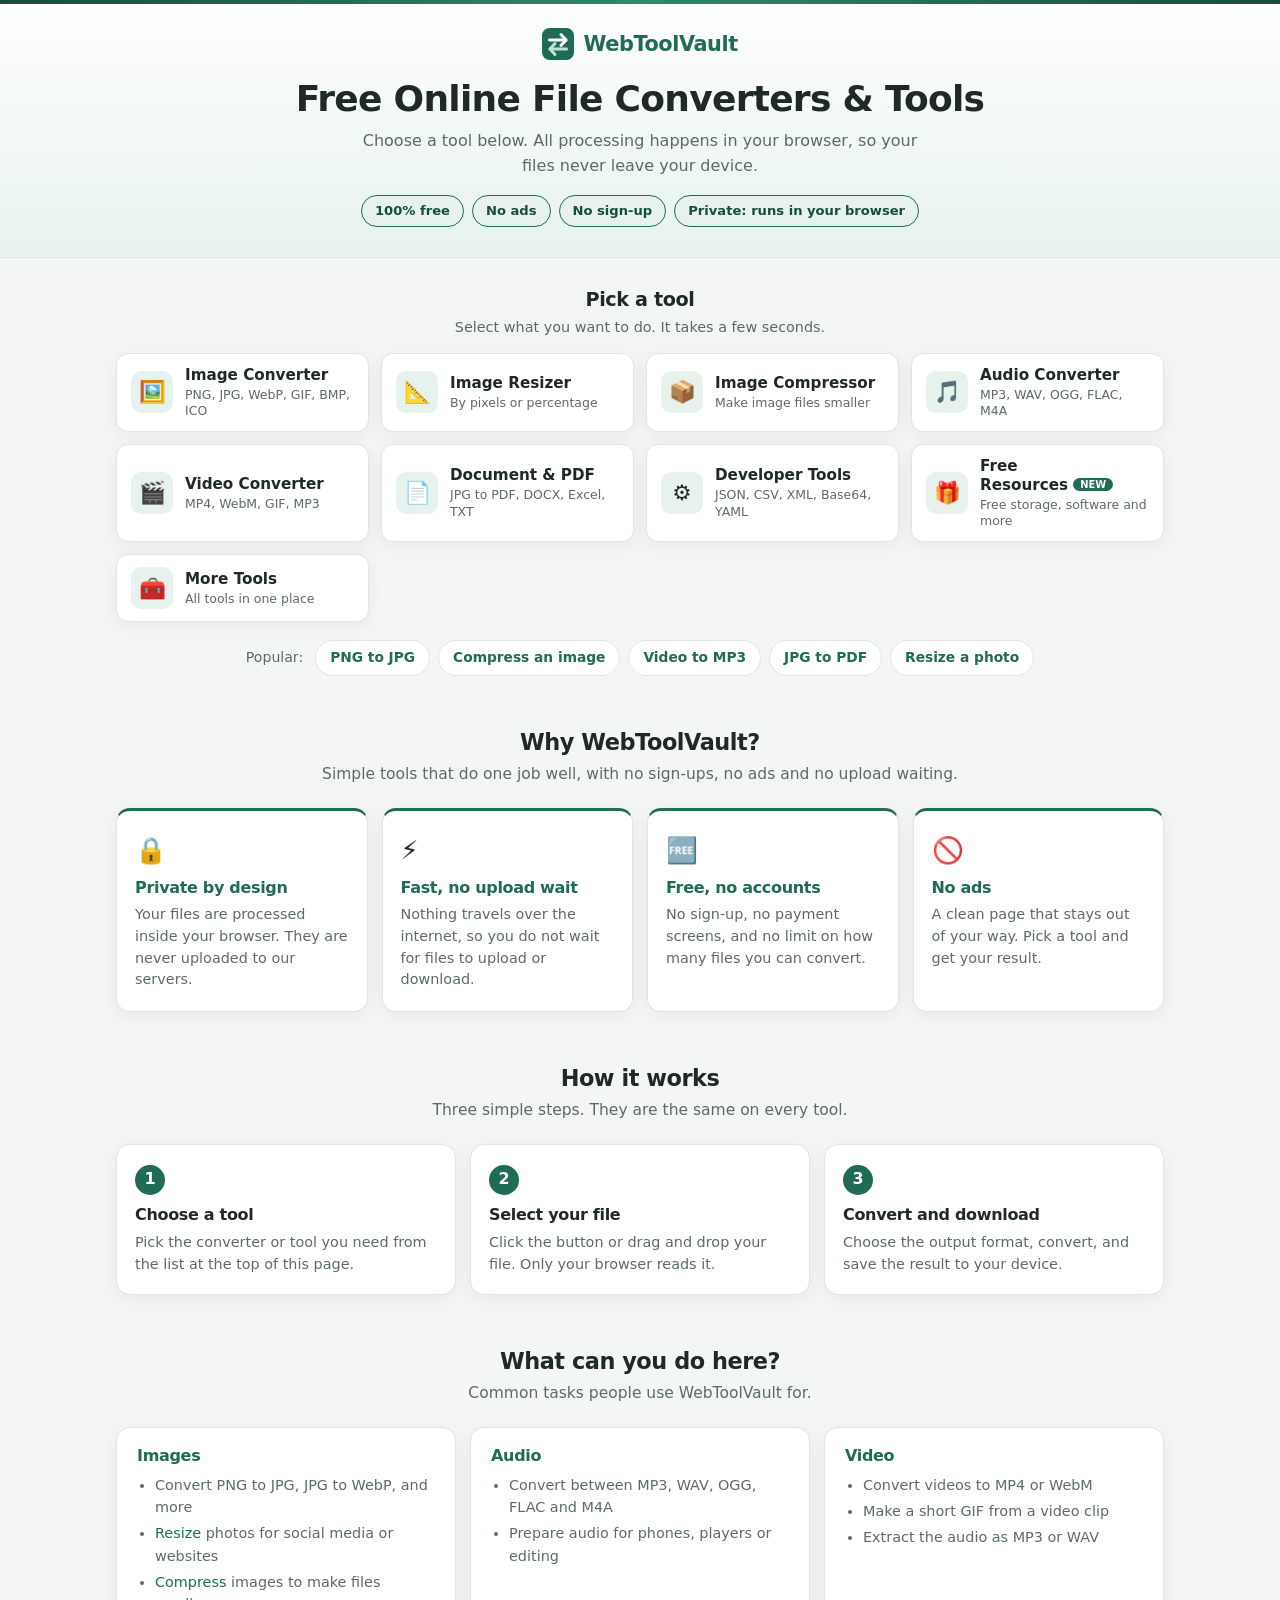
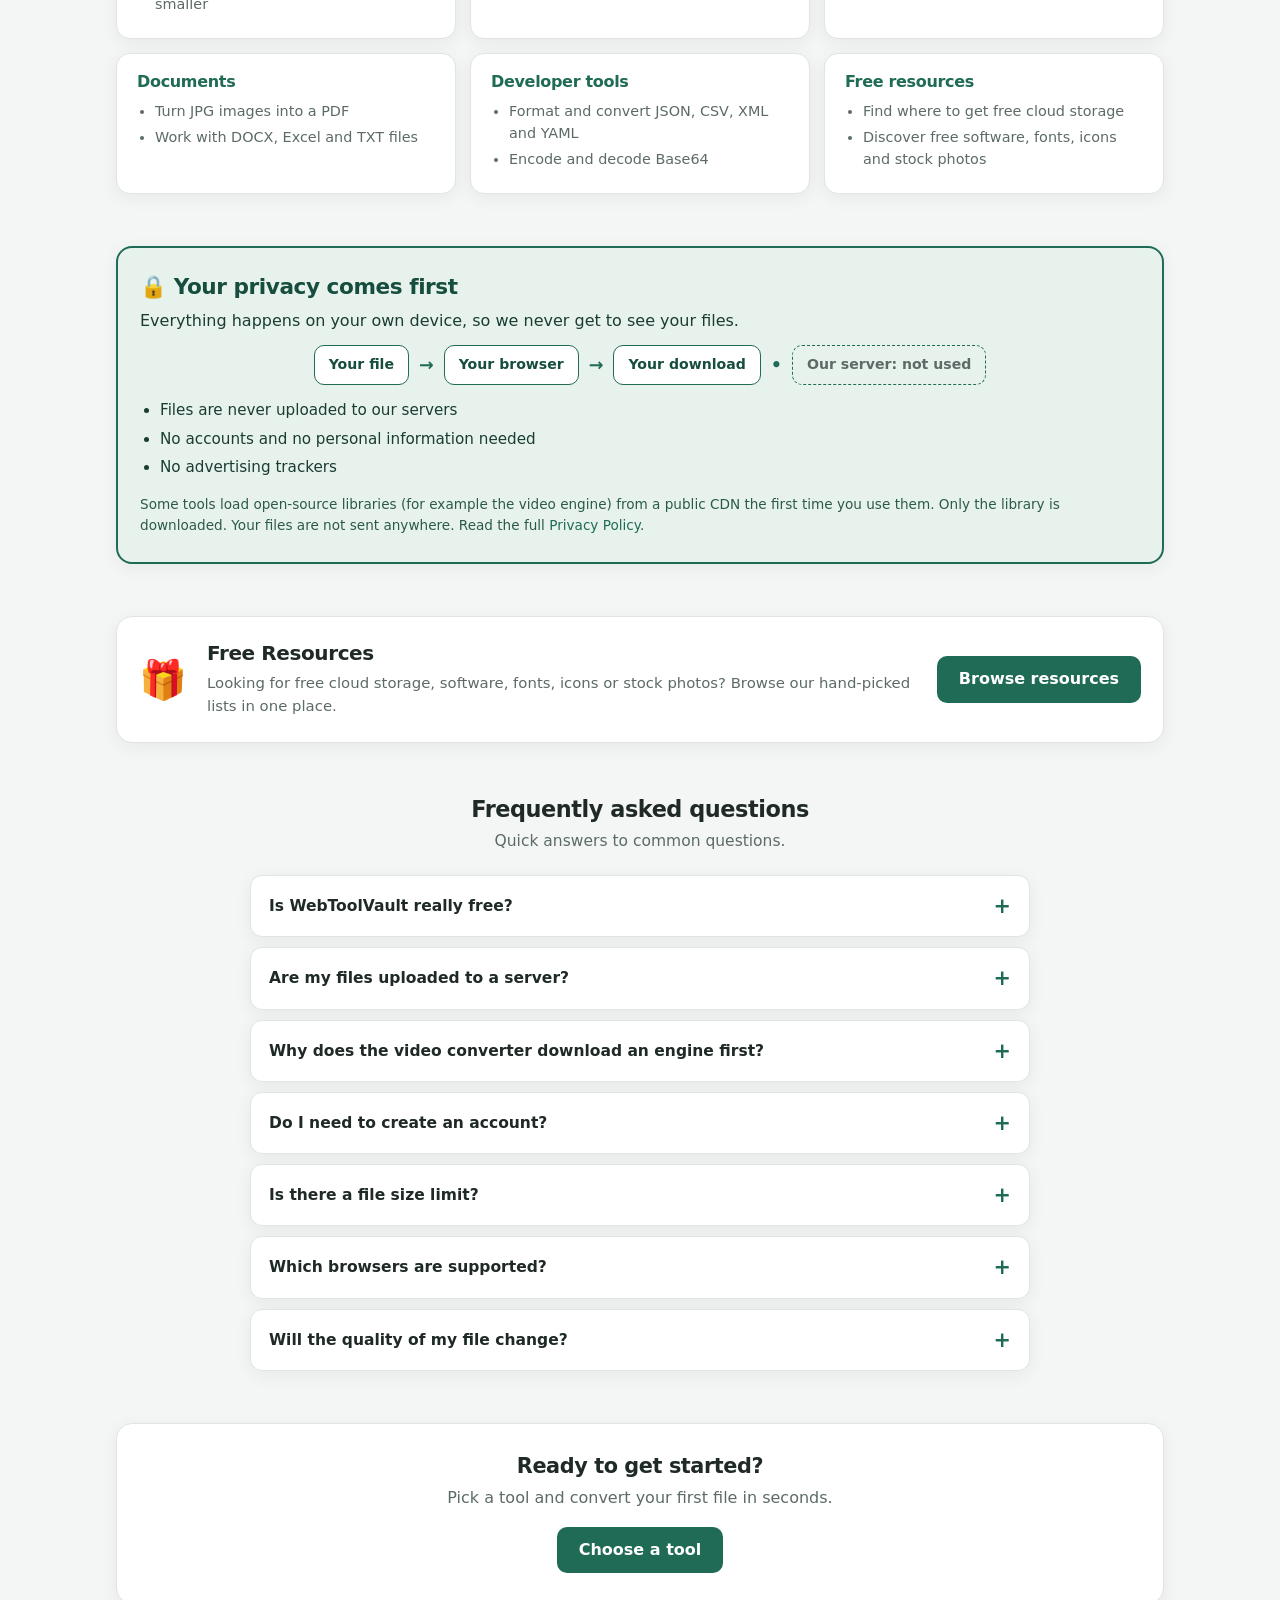
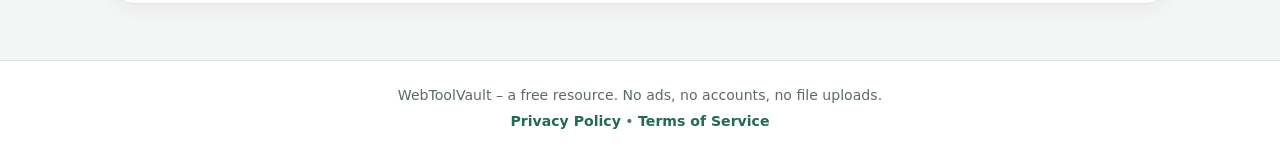
<file: index.html>
<!DOCTYPE html>
<html lang="en">
<head>
  <meta charset="utf-8">
  <meta name="viewport" content="width=device-width, initial-scale=1">
  <meta name="color-scheme" content="light">
  <meta name="description" content="Free online file converters and tools. Convert images, audio, video and documents, resize and compress images. Files are processed in your browser and never uploaded.">
  <meta property="og:title" content="WebToolVault – Free Online File Converters & Tools">
  <meta property="og:description" content="Convert, resize and compress files right in your browser. No sign-up, no ads, no uploads.">
  <meta property="og:type" content="website">
  <title>WebToolVault – Free Online File Converters &amp; Tools</title>
  <meta name="theme-color" content="#1f6b55">
  <link rel="icon" href="favicon.svg" type="image/svg+xml">
  <link rel="stylesheet" href="css/style.css">
  <style>
    html { scroll-behavior: smooth; }

    /* ===== Keyboard focus (all links and summaries) ===== */
    a:focus-visible,
    summary:focus-visible {
      outline: 3px solid var(--ac);
      outline-offset: 3px;
      border-radius: 8px;
    }

    /* ===== Hero chips ===== */
    .chips {
      display: flex;
      flex-wrap: wrap;
      justify-content: center;
      gap: 8px;
      margin: 14px auto 0;
      padding: 0;
      list-style: none;
      max-width: 640px;
    }
    .chips li {
      background: var(--soft);
      color: var(--ac-dark);
      border: 1px solid var(--ac);
      border-radius: 999px;
      padding: 5px 13px;
      font-size: 0.82rem;
      font-weight: 600;
    }

    /* ===== Tools grid ===== */
    .tools-head { text-align: center; margin: 4px 0 14px; }
    .tools-head h2 { margin: 0; font-size: 1.2rem; border: none; padding: 0; }
    .tools-head p { margin: 4px 0 0; color: var(--muted); font-size: 0.9rem; }

    .tool-grid {
      display: grid;
      grid-template-columns: repeat(auto-fill, minmax(210px, 1fr));
      gap: 12px;
    }
    .tool-card {
      display: flex;
      align-items: center;
      gap: 12px;
      background: #fff;
      border: 1px solid var(--line);
      border-radius: 12px;
      padding: 12px 14px;
      text-decoration: none;
      color: var(--text);
      box-shadow: var(--shadow);
      transition: border-color 0.15s, transform 0.15s, box-shadow 0.15s;
    }
    .tool-card:hover {
      border-color: var(--ac);
      transform: translateY(-2px);
      box-shadow: 0 8px 22px rgba(31, 107, 85, 0.14);
      text-decoration: none;
      color: var(--text);
    }
    .tool-card .ic {
      flex-shrink: 0;
      width: 42px;
      height: 42px;
      display: flex;
      align-items: center;
      justify-content: center;
      background: var(--soft);
      border-radius: 10px;
      font-size: 1.35rem;
    }
    .tool-card .tx { min-width: 0; }
    .tool-card b { display: block; font-size: 0.95rem; line-height: 1.25; }
    .tool-card small {
      display: block;
      color: var(--muted);
      font-size: 0.78rem;
      line-height: 1.3;
      margin-top: 2px;
    }
    .tool-card .new {
      font-size: 0.62rem;
      background: var(--ac);
      color: #fff;
      border-radius: 999px;
      padding: 1px 7px;
      margin-left: 5px;
      vertical-align: middle;
      font-weight: 700;
    }

    /* ===== Popular tasks ===== */
    .quick {
      display: flex;
      flex-wrap: wrap;
      justify-content: center;
      align-items: center;
      gap: 8px;
      margin-top: 18px;
    }
    .quick span { color: var(--muted); font-size: 0.88rem; margin-right: 4px; }
    .quick a {
      background: #fff;
      border: 1px solid var(--line);
      border-radius: 999px;
      padding: 6px 14px;
      font-size: 0.86rem;
      font-weight: 600;
      color: var(--ac);
      text-decoration: none;
      transition: background 0.15s, border-color 0.15s;
    }
    .quick a:hover { background: var(--soft); border-color: var(--ac); text-decoration: none; }

    /* ===== Content sections ===== */
    .block { margin-top: 52px; }
    .block > h2 {
      font-size: 1.4rem;
      text-align: center;
      margin: 0 0 6px;
      border: none;
      padding: 0;
    }
    .block > .lead {
      text-align: center;
      color: var(--muted);
      max-width: 640px;
      margin: 0 auto 22px;
      font-size: 0.97rem;
    }

    .feat-grid,
    .steps {
      display: grid;
      grid-template-columns: repeat(auto-fit, minmax(220px, 1fr));
      gap: 14px;
    }
    .feat,
    .step,
    .use {
      background: #fff;
      border: 1px solid var(--line);
      border-radius: 14px;
      box-shadow: var(--shadow);
    }
    .feat { padding: 20px 18px; border-top: 3px solid var(--ac); }
    .feat .fi { font-size: 1.6rem; display: block; margin-bottom: 8px; }
    .feat h3 { margin: 0 0 6px; font-size: 1rem; color: var(--ac); }
    .feat p { margin: 0; font-size: 0.9rem; color: var(--muted); line-height: 1.5; }

    .steps { counter-reset: step; }
    .step { padding: 20px 18px 18px; }
    .step::before {
      counter-increment: step;
      content: counter(step);
      display: flex;
      align-items: center;
      justify-content: center;
      width: 30px;
      height: 30px;
      background: var(--ac);
      color: #fff;
      font-weight: 700;
      border-radius: 50%;
      margin-bottom: 10px;
    }
    .step h3 { margin: 0 0 6px; font-size: 1rem; }
    .step p { margin: 0; font-size: 0.9rem; color: var(--muted); }

    .use-grid {
      display: grid;
      grid-template-columns: repeat(auto-fit, minmax(260px, 1fr));
      gap: 14px;
    }
    .use { padding: 18px 20px; }
    .use h3 { margin: 0 0 8px; font-size: 1rem; }
    .use h3 a { color: var(--ac); }
    .use ul { margin: 0; padding-left: 18px; }
    .use li { font-size: 0.9rem; color: var(--muted); margin-bottom: 4px; }

    /* ===== Privacy band with simple flow ===== */
    .privacy-band {
      background: var(--soft);
      border: 2px solid var(--ac);
      border-radius: 16px;
      padding: 26px 22px;
      box-shadow: var(--shadow);
    }
    .privacy-band h2 {
      margin: 0 0 8px;
      font-size: 1.35rem;
      color: var(--ac-dark);
      text-align: left;
      border: none;
      padding: 0;
    }
    .privacy-band p { margin: 0 0 12px; color: #1a3d32; }
    .privacy-band ul { margin: 0 0 14px; padding-left: 20px; }
    .privacy-band li { color: #1a3d32; margin-bottom: 5px; font-weight: 500; font-size: 0.95rem; }
    .privacy-band .small { font-size: 0.85rem; font-weight: 400; color: #2c5a49; margin: 0; }

    .flow {
      display: flex;
      flex-wrap: wrap;
      align-items: center;
      justify-content: center;
      gap: 8px;
      margin: 18px 0 16px;
      padding: 0;
      list-style: none;
    }
    .flow li {
      background: #fff;
      border: 1px solid var(--ac);
      border-radius: 10px;
      padding: 8px 14px;
      font-size: 0.88rem;
      font-weight: 600;
      color: var(--ac-dark);
      margin: 0;
    }
    .flow li.arrow {
      background: none;
      border: none;
      padding: 0 2px;
      color: var(--ac);
      font-size: 1.1rem;
    }
    .flow li.off {
      border-style: dashed;
      color: var(--muted);
      background: transparent;
    }

    /* ===== Resources banner ===== */
    .res-banner {
      display: flex;
      align-items: center;
      gap: 20px;
      background: #fff;
      border: 1px solid var(--line);
      border-radius: 16px;
      padding: 24px 22px;
      box-shadow: var(--shadow);
      flex-wrap: wrap;
    }
    .res-banner .big { font-size: 2.4rem; }
    .res-banner .tx { flex: 1; min-width: 220px; }
    .res-banner h2 {
      margin: 0 0 6px;
      font-size: 1.25rem;
      text-align: left;
      border: none;
      padding: 0;
    }
    .res-banner p { margin: 0; color: var(--muted); font-size: 0.93rem; }
    .res-banner .go,
    .cta a.btn-go {
      display: inline-block;
      background: var(--ac);
      color: #fff;
      font-weight: 600;
      padding: 11px 22px;
      border-radius: 10px;
      text-decoration: none;
      transition: background 0.15s;
    }
    .res-banner .go:hover,
    .cta a.btn-go:hover { background: var(--ac-dark); color: #fff; text-decoration: none; }

    /* ===== FAQ ===== */
    .faq { max-width: 780px; margin: 0 auto; }
    .faq details {
      background: #fff;
      border: 1px solid var(--line);
      border-radius: 12px;
      padding: 0 18px;
      margin-bottom: 10px;
      box-shadow: var(--shadow);
    }
    .faq details[open] { border-color: var(--ac); }
    .faq summary {
      cursor: pointer;
      font-weight: 600;
      padding: 14px 0;
      font-size: 0.97rem;
      list-style: none;
      display: flex;
      justify-content: space-between;
      align-items: center;
      gap: 10px;
    }
    .faq summary::-webkit-details-marker { display: none; }
    .faq summary::after { content: "+"; font-size: 1.3rem; color: var(--ac); flex-shrink: 0; }
    .faq details[open] summary::after { content: "–"; }
    .faq details p { margin: 0 0 14px; color: var(--muted); font-size: 0.92rem; line-height: 1.6; }

    /* ===== Final call to action ===== */
    .cta {
      text-align: center;
      background: #fff;
      border: 1px solid var(--line);
      border-radius: 16px;
      padding: 30px 20px;
      box-shadow: var(--shadow);
    }
    .cta h2 { margin: 0 0 6px; font-size: 1.3rem; border: none; padding: 0; }
    .cta p { margin: 0 0 16px; color: var(--muted); }

    @media (max-width: 520px) {
      .tool-grid { grid-template-columns: 1fr 1fr; gap: 8px; }
      .tool-card { padding: 10px; gap: 9px; }
      .tool-card .ic { width: 34px; height: 34px; font-size: 1.1rem; }
      .tool-card small { display: none; }
      .block { margin-top: 40px; }
      .flow li.arrow { display: none; }
      .flow { flex-direction: column; }
    }

    @media (prefers-reduced-motion: reduce) {
      html { scroll-behavior: auto; }
      .tool-card, .quick a, .res-banner .go, .cta a.btn-go { transition: none; }
      .tool-card:hover { transform: none; }
    }
  </style>
<!-- SEO:START -->
<meta name="robots" content="index, follow, max-image-preview:large">
<link rel="canonical" href="https://yourdomain.com/">
<meta property="og:site_name" content="WebToolVault">
<meta property="og:locale" content="en_US">
<meta property="og:url" content="https://yourdomain.com/">
<meta property="og:image" content="https://yourdomain.com/og-image.png">
<meta property="og:image:width" content="1200">
<meta property="og:image:height" content="630">
<meta property="og:image:alt" content="WebToolVault - free online file converters">
<meta name="twitter:card" content="summary_large_image">
<meta name="twitter:title" content="WebToolVault – Free Online File Converters &amp; Tools">
<meta name="twitter:description" content="Free online file converters and tools. Convert images, audio, video and documents, resize and compress images. Files are processed in your browser and never uploaded.">
<meta name="twitter:image" content="https://yourdomain.com/og-image.png">
<link rel="apple-touch-icon" href="/apple-touch-icon.png">
<link rel="icon" type="image/png" sizes="32x32" href="/icons/icon-32.png">
<link rel="icon" type="image/png" sizes="16x16" href="/icons/icon-16.png">
<link rel="manifest" href="/site.webmanifest">
<script type="application/ld+json">{"@context": "https://schema.org", "@type": "WebSite", "name": "WebToolVault", "url": "https://yourdomain.com/", "description": "Free online file converters and tools. Convert images, audio, video and documents, resize and compress images. Files are processed in your browser and never uploaded.", "inLanguage": "en"}</script>
<script type="application/ld+json">{"@context": "https://schema.org", "@type": "WebApplication", "name": "WebToolVault", "url": "https://yourdomain.com/", "applicationCategory": "UtilitiesApplication", "operatingSystem": "Any (web browser)", "browserRequirements": "Requires JavaScript", "offers": {"@type": "Offer", "price": "0", "priceCurrency": "USD"}}</script>
<!-- SEO:END -->
</head>
<body>
  <header class="site-header" id="top">
    <a class="brand" href="index.html">WebToolVault</a>
    <h1>Free Online File Converters &amp; Tools</h1>
    <p class="sub">Choose a tool below. All processing happens in your browser, so your files never leave your device.</p>
    <ul class="chips" aria-label="Key features">
      <li>100% free</li>
      <li>No ads</li>
      <li>No sign-up</li>
      <li>Private: runs in your browser</li>
    </ul>
  </header>

  <main>

    <!-- ===== TOOLS ===== -->
    <section id="tools" aria-labelledby="tools-title">
      <div class="tools-head">
        <h2 id="tools-title">Pick a tool</h2>
        <p>Select what you want to do. It takes a few seconds.</p>
      </div>
      <div class="tool-grid">
        <a class="tool-card" href="image.html">
          <span class="ic" aria-hidden="true">🖼️</span>
          <span class="tx"><b>Image Converter</b><small>PNG, JPG, WebP, GIF, BMP, ICO</small></span>
        </a>
        <a class="tool-card" href="resizer.html">
          <span class="ic" aria-hidden="true">📐</span>
          <span class="tx"><b>Image Resizer</b><small>By pixels or percentage</small></span>
        </a>
        <a class="tool-card" href="compressor.html">
          <span class="ic" aria-hidden="true">📦</span>
          <span class="tx"><b>Image Compressor</b><small>Make image files smaller</small></span>
        </a>
        <a class="tool-card" href="audio.html">
          <span class="ic" aria-hidden="true">🎵</span>
          <span class="tx"><b>Audio Converter</b><small>MP3, WAV, OGG, FLAC, M4A</small></span>
        </a>
        <a class="tool-card" href="video.html">
          <span class="ic" aria-hidden="true">🎬</span>
          <span class="tx"><b>Video Converter</b><small>MP4, WebM, GIF, MP3</small></span>
        </a>
        <a class="tool-card" href="documents.html">
          <span class="ic" aria-hidden="true">📄</span>
          <span class="tx"><b>Document &amp; PDF</b><small>JPG to PDF, DOCX, Excel, TXT</small></span>
        </a>
        <a class="tool-card" href="developer.html">
          <span class="ic" aria-hidden="true">⚙️</span>
          <span class="tx"><b>Developer Tools</b><small>JSON, CSV, XML, Base64, YAML</small></span>
        </a>
        <a class="tool-card" href="resources.html">
          <span class="ic" aria-hidden="true">🎁</span>
          <span class="tx"><b>Free Resources<span class="new">NEW</span></b><small>Free storage, software and more</small></span>
        </a>
        <a class="tool-card" href="more.html">
          <span class="ic" aria-hidden="true">🧰</span>
          <span class="tx"><b>More Tools</b><small>All tools in one place</small></span>
        </a>
      </div>

      <div class="quick">
        <span>Popular:</span>
        <a href="image.html">PNG to JPG</a>
        <a href="compressor.html">Compress an image</a>
        <a href="video.html">Video to MP3</a>
        <a href="documents.html">JPG to PDF</a>
        <a href="resizer.html">Resize a photo</a>
      </div>
    </section>

    <!-- ===== WHY ===== -->
    <section class="block">
      <h2>Why WebToolVault?</h2>
      <p class="lead">Simple tools that do one job well, with no sign-ups, no ads and no upload waiting.</p>
      <div class="feat-grid">
        <div class="feat">
          <span class="fi" aria-hidden="true">🔒</span>
          <h3>Private by design</h3>
          <p>Your files are processed inside your browser. They are never uploaded to our servers.</p>
        </div>
        <div class="feat">
          <span class="fi" aria-hidden="true">⚡</span>
          <h3>Fast, no upload wait</h3>
          <p>Nothing travels over the internet, so you do not wait for files to upload or download.</p>
        </div>
        <div class="feat">
          <span class="fi" aria-hidden="true">🆓</span>
          <h3>Free, no accounts</h3>
          <p>No sign-up, no payment screens, and no limit on how many files you can convert.</p>
        </div>
        <div class="feat">
          <span class="fi" aria-hidden="true">🚫</span>
          <h3>No ads</h3>
          <p>A clean page that stays out of your way. Pick a tool and get your result.</p>
        </div>
      </div>
    </section>

    <!-- ===== HOW IT WORKS ===== -->
    <section class="block">
      <h2>How it works</h2>
      <p class="lead">Three simple steps. They are the same on every tool.</p>
      <div class="steps">
        <div class="step">
          <h3>Choose a tool</h3>
          <p>Pick the converter or tool you need from the list at the top of this page.</p>
        </div>
        <div class="step">
          <h3>Select your file</h3>
          <p>Click the button or drag and drop your file. Only your browser reads it.</p>
        </div>
        <div class="step">
          <h3>Convert and download</h3>
          <p>Choose the output format, convert, and save the result to your device.</p>
        </div>
      </div>
    </section>

    <!-- ===== WHAT YOU CAN DO ===== -->
    <section class="block">
      <h2>What can you do here?</h2>
      <p class="lead">Common tasks people use WebToolVault for.</p>
      <div class="use-grid">
        <div class="use">
          <h3><a href="image.html">Images</a></h3>
          <ul>
            <li>Convert PNG to JPG, JPG to WebP, and more</li>
            <li><a href="resizer.html">Resize</a> photos for social media or websites</li>
            <li><a href="compressor.html">Compress</a> images to make files smaller</li>
          </ul>
        </div>
        <div class="use">
          <h3><a href="audio.html">Audio</a></h3>
          <ul>
            <li>Convert between MP3, WAV, OGG, FLAC and M4A</li>
            <li>Prepare audio for phones, players or editing</li>
          </ul>
        </div>
        <div class="use">
          <h3><a href="video.html">Video</a></h3>
          <ul>
            <li>Convert videos to MP4 or WebM</li>
            <li>Make a short GIF from a video clip</li>
            <li>Extract the audio as MP3 or WAV</li>
          </ul>
        </div>
        <div class="use">
          <h3><a href="documents.html">Documents</a></h3>
          <ul>
            <li>Turn JPG images into a PDF</li>
            <li>Work with DOCX, Excel and TXT files</li>
          </ul>
        </div>
        <div class="use">
          <h3><a href="developer.html">Developer tools</a></h3>
          <ul>
            <li>Format and convert JSON, CSV, XML and YAML</li>
            <li>Encode and decode Base64</li>
          </ul>
        </div>
        <div class="use">
          <h3><a href="resources.html">Free resources</a></h3>
          <ul>
            <li>Find where to get free cloud storage</li>
            <li>Discover free software, fonts, icons and stock photos</li>
          </ul>
        </div>
      </div>
    </section>

    <!-- ===== PRIVACY ===== -->
    <section class="block">
      <div class="privacy-band">
        <h2>🔒 Your privacy comes first</h2>
        <p>Everything happens on your own device, so we never get to see your files.</p>

        <ul class="flow" aria-label="How your file moves">
          <li>Your file</li>
          <li class="arrow" aria-hidden="true">→</li>
          <li>Your browser</li>
          <li class="arrow" aria-hidden="true">→</li>
          <li>Your download</li>
          <li class="arrow" aria-hidden="true">•</li>
          <li class="off">Our server: not used</li>
        </ul>

        <ul>
          <li>Files are never uploaded to our servers</li>
          <li>No accounts and no personal information needed</li>
          <li>No advertising trackers</li>
        </ul>
        <p class="small">
          Some tools load open-source libraries (for example the video engine) from a public CDN the first time you use them.
          Only the library is downloaded. Your files are not sent anywhere. Read the full
          <a href="privacy.html">Privacy Policy</a>.
        </p>
      </div>
    </section>

    <!-- ===== FREE RESOURCES ===== -->
    <section class="block">
      <div class="res-banner">
        <span class="big" aria-hidden="true">🎁</span>
        <div class="tx">
          <h2>Free Resources</h2>
          <p>Looking for free cloud storage, software, fonts, icons or stock photos? Browse our hand-picked lists in one place.</p>
        </div>
        <a class="go" href="resources.html">Browse resources</a>
      </div>
    </section>

    <!-- ===== FAQ ===== -->
    <section class="block">
      <h2>Frequently asked questions</h2>
      <p class="lead">Quick answers to common questions.</p>
      <div class="faq">
        <details>
          <summary>Is WebToolVault really free?</summary>
          <p>Yes. All tools are free to use, with no accounts, no ads and no payment required.</p>
        </details>
        <details>
          <summary>Are my files uploaded to a server?</summary>
          <p>No. Your files are processed locally in your browser and are never uploaded to our servers. This is the main idea behind WebToolVault.</p>
        </details>
        <details>
          <summary>Why does the video converter download an engine first?</summary>
          <p>The video converter uses FFmpeg, which runs inside your browser. The first time you use it, your browser downloads the engine (about 30 MB) from a public CDN. After that it is usually cached by your browser, and the conversion itself happens on your device.</p>
        </details>
        <details>
          <summary>Do I need to create an account?</summary>
          <p>No. There is no sign-up or login anywhere on the website.</p>
        </details>
        <details>
          <summary>Is there a file size limit?</summary>
          <p>We do not set a limit. Because your device does the work, very large files can be slow or fail if your browser runs out of memory. For big videos, a desktop browser works best.</p>
        </details>
        <details>
          <summary>Which browsers are supported?</summary>
          <p>Modern versions of Chrome, Edge, Firefox, Brave and Safari work well. Keeping your browser updated gives the best results.</p>
        </details>
        <details>
          <summary>Will the quality of my file change?</summary>
          <p>It depends on the format. Lossy formats (like JPG, MP3 or MP4) and image compression trade a little quality for a smaller file. Keep your original file until you have checked the result.</p>
        </details>
      </div>
    </section>

    <!-- ===== CTA ===== -->
    <section class="block">
      <div class="cta">
        <h2>Ready to get started?</h2>
        <p>Pick a tool and convert your first file in seconds.</p>
        <a class="btn-go" href="#tools">Choose a tool</a>
      </div>
    </section>

  </main>

  <footer class="site-footer">
    WebToolVault – a free resource. No ads, no accounts, no file uploads.
    <br>
    <a href="privacy.html">Privacy Policy</a> • <a href="terms.html">Terms of Service</a>
  </footer>

  <script type="application/ld+json">
  {
    "@context": "https://schema.org",
    "@type": "FAQPage",
    "mainEntity": [
      {
        "@type": "Question",
        "name": "Is WebToolVault really free?",
        "acceptedAnswer": { "@type": "Answer", "text": "Yes. All tools are free to use, with no accounts, no ads and no payment required." }
      },
      {
        "@type": "Question",
        "name": "Are my files uploaded to a server?",
        "acceptedAnswer": { "@type": "Answer", "text": "No. Your files are processed locally in your browser and are never uploaded to our servers." }
      },
      {
        "@type": "Question",
        "name": "Do I need to create an account?",
        "acceptedAnswer": { "@type": "Answer", "text": "No. There is no sign-up or login anywhere on the website." }
      }
    ]
  }
  </script>
</body>
</html>
</file>
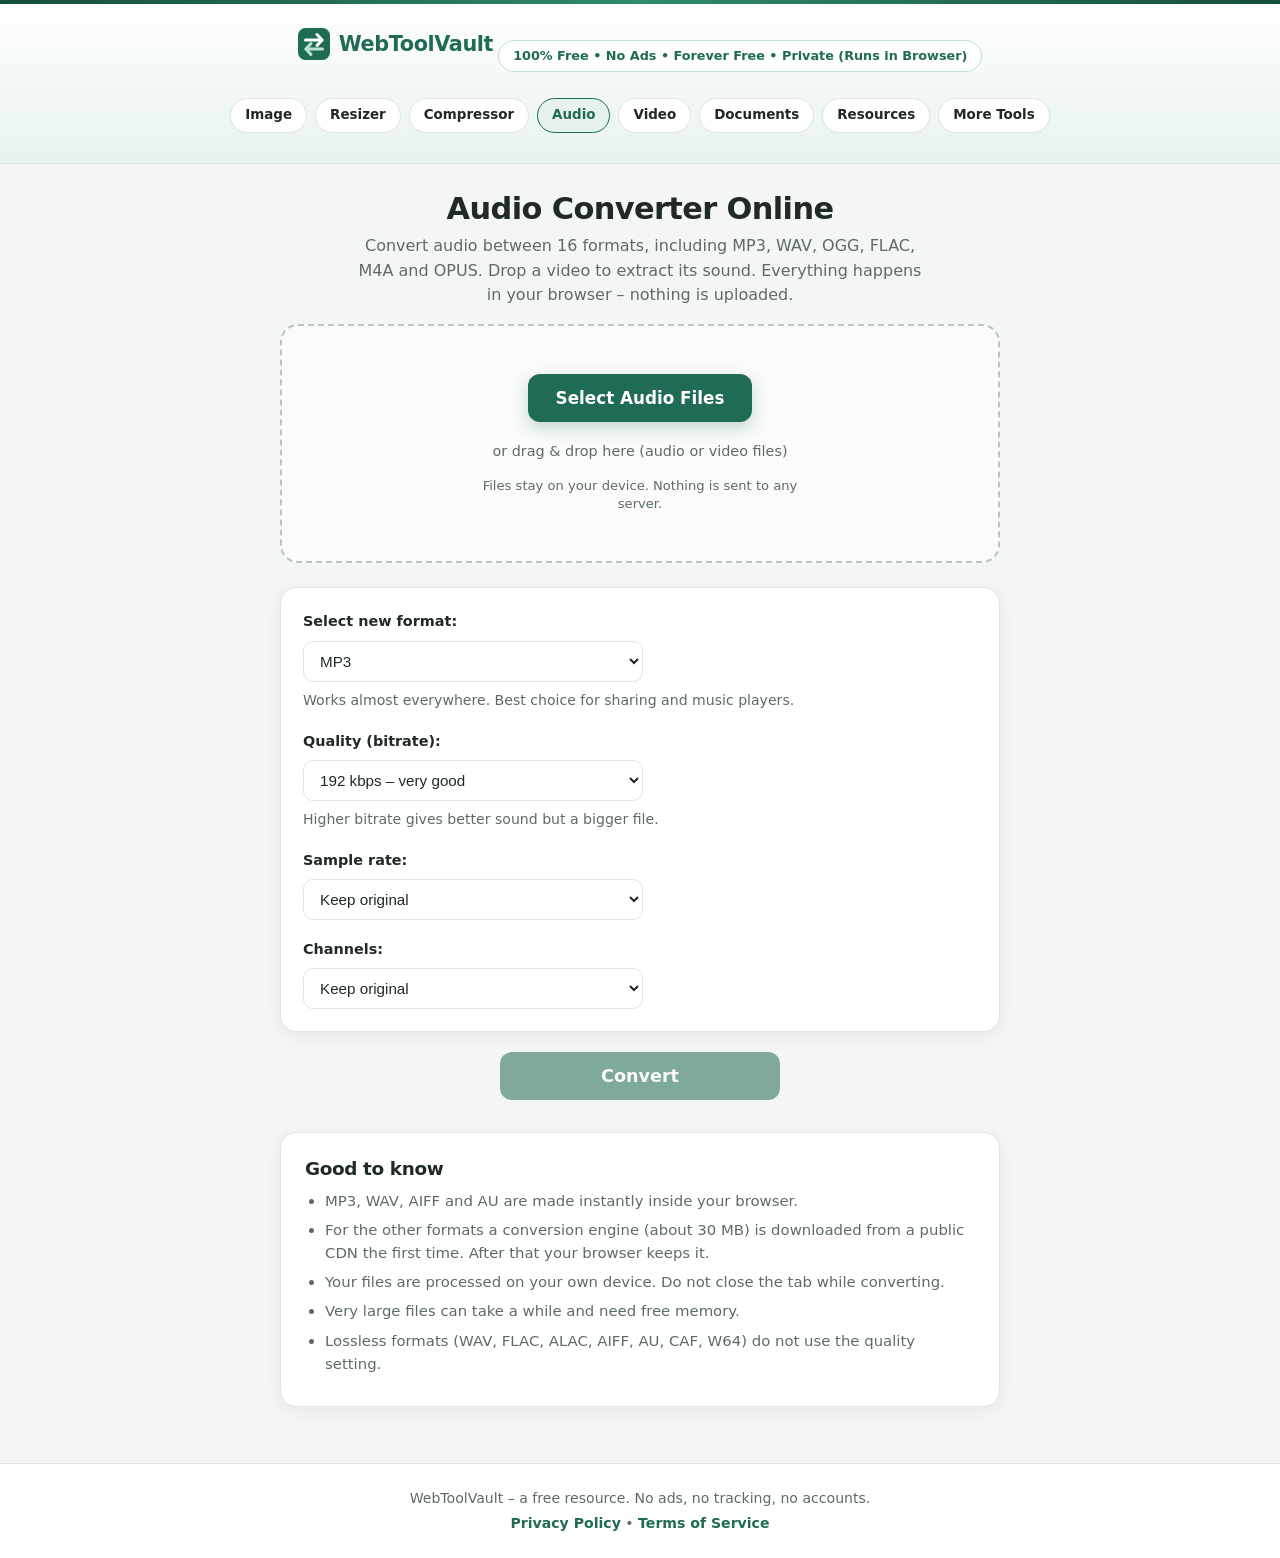
<file: audio.html>
<!DOCTYPE html>
<html lang="en">
<head>
  <meta charset="utf-8">
  <meta name="viewport" content="width=device-width, initial-scale=1">
  <meta name="color-scheme" content="light">
  <meta name="description" content="Free audio converter – MP3, WAV, OGG, FLAC, M4A, OPUS, AIFF, WMA and more. Private, browser-based, nothing is uploaded.">
  <title>Audio Converter Online – WebToolVault</title>
  <meta name="theme-color" content="#1f6b55">
  <link rel="icon" href="favicon.svg" type="image/svg+xml">
  <link rel="stylesheet" href="css/style.css">
<!-- SEO:START -->
<meta name="robots" content="index, follow, max-image-preview:large">
<link rel="canonical" href="https://yourdomain.com/audio.html">
<meta property="og:site_name" content="WebToolVault">
<meta property="og:locale" content="en_US">
<meta property="og:url" content="https://yourdomain.com/audio.html">
<meta property="og:image" content="https://yourdomain.com/og-image.png">
<meta property="og:image:width" content="1200">
<meta property="og:image:height" content="630">
<meta property="og:image:alt" content="WebToolVault - free online file converters">
<meta property="og:title" content="Audio Converter Online – WebToolVault">
<meta property="og:description" content="Free audio converter – MP3, WAV, OGG, FLAC, M4A, OPUS, AIFF, WMA and more. Private, browser-based, nothing is uploaded.">
<meta property="og:type" content="website">
<meta name="twitter:card" content="summary_large_image">
<meta name="twitter:title" content="Audio Converter Online – WebToolVault">
<meta name="twitter:description" content="Free audio converter – MP3, WAV, OGG, FLAC, M4A, OPUS, AIFF, WMA and more. Private, browser-based, nothing is uploaded.">
<meta name="twitter:image" content="https://yourdomain.com/og-image.png">
<link rel="apple-touch-icon" href="/apple-touch-icon.png">
<link rel="icon" type="image/png" sizes="32x32" href="/icons/icon-32.png">
<link rel="icon" type="image/png" sizes="16x16" href="/icons/icon-16.png">
<link rel="manifest" href="/site.webmanifest">
<script type="application/ld+json">{"@context": "https://schema.org", "@type": "BreadcrumbList", "itemListElement": [{"@type": "ListItem", "position": 1, "name": "Home", "item": "https://yourdomain.com/"}, {"@type": "ListItem", "position": 2, "name": "Audio Converter", "item": "https://yourdomain.com/audio.html"}]}</script>
<!-- SEO:END -->
</head>
<body>
  <header class="site-header">
    <a class="brand" href="index.html">WebToolVault</a>
    <div class="badge">100% Free • No Ads • Forever Free • Private (Runs in Browser)</div>
    <nav class="cat-nav">
      <a href="image.html">Image</a>
      <a href="resizer.html">Resizer</a>
      <a href="compressor.html">Compressor</a>
      <a href="audio.html" class="active">Audio</a>
      <a href="video.html">Video</a>
      <a href="documents.html">Documents</a>
      <a href="resources.html">Resources</a>
      <a href="more.html">More Tools</a>
    </nav>
  </header>

  <main>
    <div class="cat-hero">
      <h1>Audio Converter Online</h1>
      <p class="sub">Convert audio between 16 formats, including MP3, WAV, OGG, FLAC, M4A and OPUS. Drop a video to extract its sound. Everything happens in your browser – nothing is uploaded.</p>
    </div>
    <div class="converter-wrap" id="audioApp"></div>
  </main>

  <footer class="site-footer">
    <div>WebToolVault – a free resource. No ads, no tracking, no accounts.</div>
    <div><a href="privacy.html">Privacy Policy</a> • <a href="terms.html">Terms of Service</a></div>
  </footer>

  <script src="js/app.js"></script>
  <script>
    buildAudioConverter("#audioApp");
  </script>
</body>
</html>
</file>
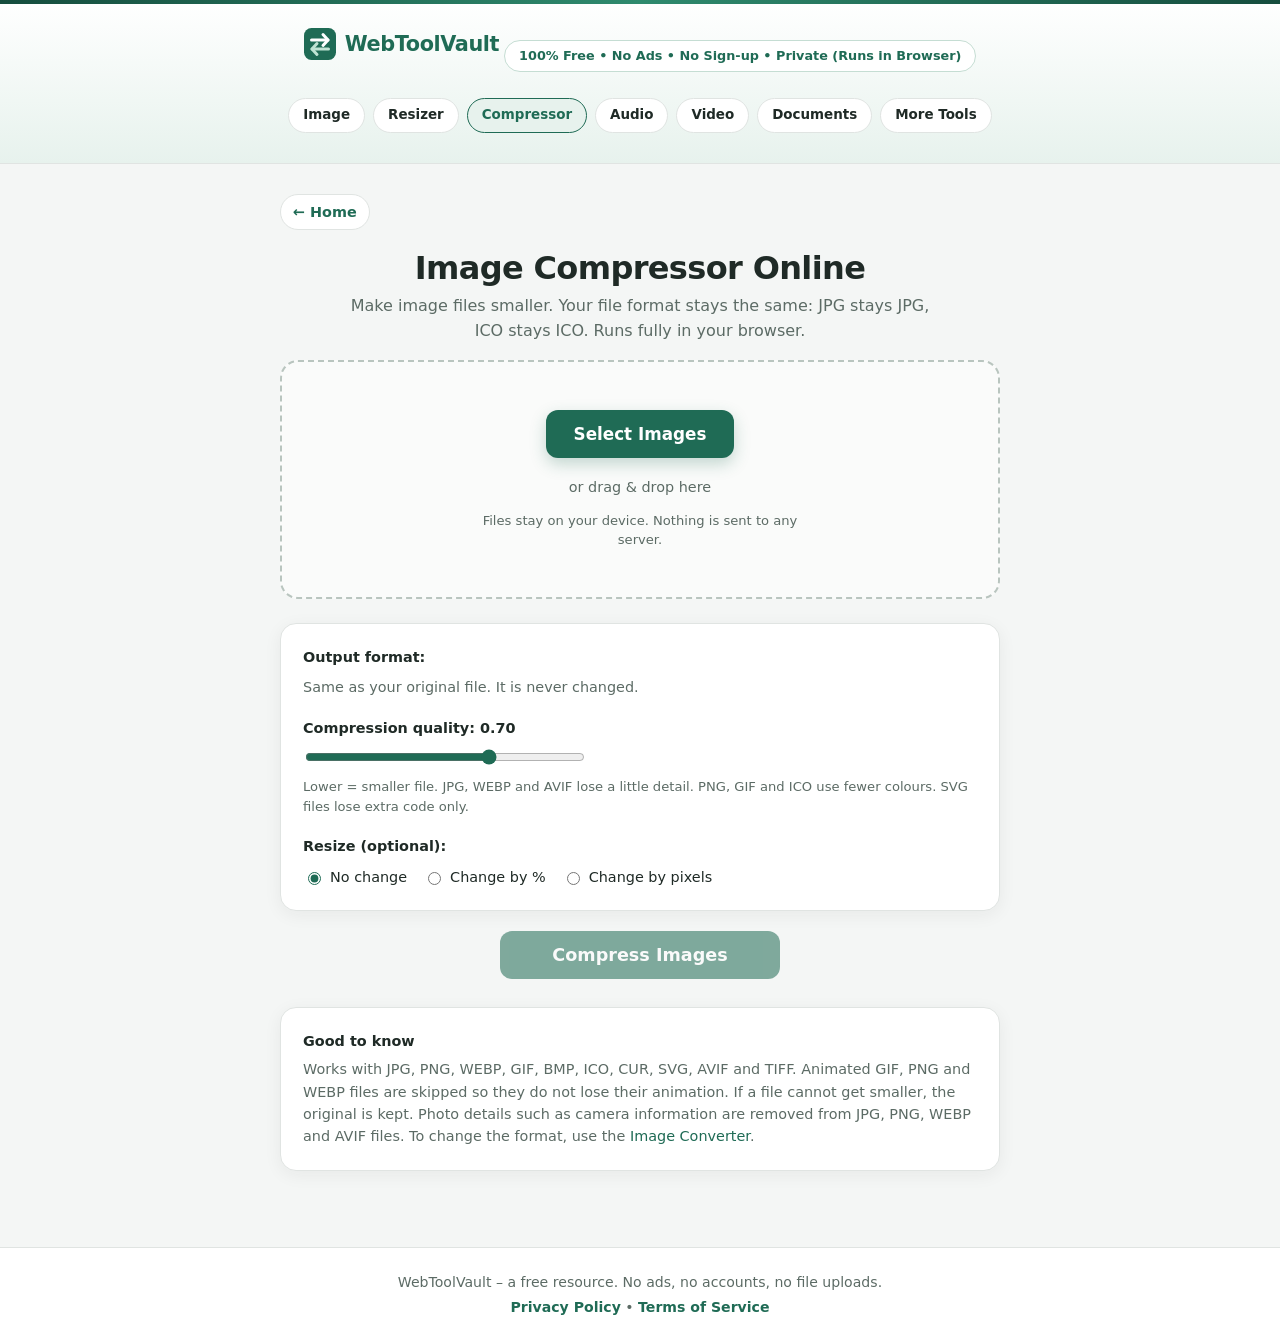
<file: compressor.html>
<!DOCTYPE html>
<html lang="en">
<head>
  <meta charset="utf-8">
  <meta name="viewport" content="width=device-width, initial-scale=1">
  <meta name="color-scheme" content="light">
  <meta name="description" content="Free online image compressor. Make JPG, PNG, WebP, GIF, SVG and ICO files smaller. The format stays the same. Private, runs in your browser.">
  <title>Image Compressor – WebToolVault</title>
  <meta name="theme-color" content="#1f6b55">
  <link rel="icon" href="favicon.svg" type="image/svg+xml">
  <link rel="stylesheet" href="css/style.css">
<!-- SEO:START -->
<meta name="robots" content="index, follow, max-image-preview:large">
<link rel="canonical" href="https://yourdomain.com/compressor.html">
<meta property="og:site_name" content="WebToolVault">
<meta property="og:locale" content="en_US">
<meta property="og:url" content="https://yourdomain.com/compressor.html">
<meta property="og:image" content="https://yourdomain.com/og-image.png">
<meta property="og:image:width" content="1200">
<meta property="og:image:height" content="630">
<meta property="og:image:alt" content="WebToolVault - free online file converters">
<meta property="og:title" content="Image Compressor – WebToolVault">
<meta property="og:description" content="Free online image compressor. Make JPG, PNG, WebP, GIF, SVG and ICO files smaller. The format stays the same. Private, runs in your browser.">
<meta property="og:type" content="website">
<meta name="twitter:card" content="summary_large_image">
<meta name="twitter:title" content="Image Compressor – WebToolVault">
<meta name="twitter:description" content="Free online image compressor. Make JPG, PNG, WebP, GIF, SVG and ICO files smaller. The format stays the same. Private, runs in your browser.">
<meta name="twitter:image" content="https://yourdomain.com/og-image.png">
<link rel="apple-touch-icon" href="/apple-touch-icon.png">
<link rel="icon" type="image/png" sizes="32x32" href="/icons/icon-32.png">
<link rel="icon" type="image/png" sizes="16x16" href="/icons/icon-16.png">
<link rel="manifest" href="/site.webmanifest">
<script type="application/ld+json">{"@context": "https://schema.org", "@type": "BreadcrumbList", "itemListElement": [{"@type": "ListItem", "position": 1, "name": "Home", "item": "https://yourdomain.com/"}, {"@type": "ListItem", "position": 2, "name": "Image Compressor", "item": "https://yourdomain.com/compressor.html"}]}</script>
<!-- SEO:END -->
</head>
<body data-tool="compress">
  <header class="site-header">
    <a class="brand" href="index.html">WebToolVault</a>
    <div class="badge">100% Free • No Ads • No Sign-up • Private (Runs in Browser)</div>
    <nav class="cat-nav">
      <a href="image.html">Image</a>
      <a href="resizer.html">Resizer</a>
      <a href="compressor.html" class="active">Compressor</a>
      <a href="audio.html">Audio</a>
      <a href="video.html">Video</a>
      <a href="documents.html">Documents</a>
      <a href="more.html">More Tools</a>
    </nav>
  </header>

  <main>
    <div class="converter-wrap">
      <a class="back" href="index.html">← Home</a>
      <h1 style="margin: 4px 0 6px; text-align:center;">Image Compressor Online</h1>
      <p class="sub" style="text-align:center;">Make image files smaller. Your file format stays the same: JPG stays JPG, ICO stays ICO. Runs fully in your browser.</p>

      <div class="drop-zone" id="drop">
        <button type="button" class="big-btn" id="pickBtn">Select Images</button>
        <div class="hint">or drag &amp; drop here</div>
        <div class="privacy">Files stay on your device. Nothing is sent to any server.</div>
        <input type="file" id="fileInput" accept="image/jpeg,image/png,image/webp,image/gif,image/bmp,image/svg+xml,image/avif,image/tiff,.jpg,.jpeg,.jfif,.png,.webp,.gif,.bmp,.svg,.avif,.tif,.tiff,.ico,.cur" multiple hidden>
      </div>

      <div class="file-list" id="fileList" style="display:none;"></div>

      <div class="options-box">
        <label>Output format:</label>
        <p style="margin:0; color:var(--muted); font-size:0.9rem;">Same as your original file. It is never changed.</p>

        <div style="margin-top:18px;">
          <label for="quality">Compression quality: <span id="qVal">0.70</span></label>
          <input type="range" id="quality" min="0.1" max="1" step="0.01" value="0.70" style="width:100%; max-width:280px; accent-color:var(--ac);">
          <div style="font-size:0.82rem; color:var(--muted); margin-top:4px;">
            Lower = smaller file. JPG, WEBP and AVIF lose a little detail. PNG, GIF and ICO use fewer colours. SVG files lose extra code only.
          </div>
        </div>

        <div style="margin-top:18px;">
          <label>Resize (optional):</label>
          <div class="radio-row">
            <label><input type="radio" name="resize" value="none" checked> No change</label>
            <label><input type="radio" name="resize" value="percent"> Change by %</label>
            <label><input type="radio" name="resize" value="pixels"> Change by pixels</label>
          </div>
        </div>

        <div id="pixelOpts" style="display:none; margin-top:12px;">
          <div style="display:flex; gap:12px; flex-wrap:wrap;">
            <div>
              <label for="w">Width (px)</label>
              <input type="number" id="w" min="1" placeholder="e.g. 1200">
            </div>
            <div>
              <label for="h">Height (px)</label>
              <input type="number" id="h" min="1" placeholder="e.g. 800">
            </div>
          </div>
          <label style="margin-top:10px; font-weight:500;"><input type="checkbox" id="keepRatio" checked> Keep aspect ratio</label>
        </div>

        <div id="percentOpts" style="display:none; margin-top:12px;">
          <label for="pct">Scale %</label>
          <input type="number" id="pct" min="1" max="100" value="80" style="max-width:120px;">
        </div>
      </div>

      <button class="convert-btn" id="convertBtn" disabled>Compress Images</button>
      <div class="result-area" id="result" aria-live="polite"></div>

      <div class="options-box" style="margin-top:28px;">
        <label style="margin-bottom:6px;">Good to know</label>
        <p style="margin:0; color:var(--muted); font-size:0.9rem;">
          Works with JPG, PNG, WEBP, GIF, BMP, ICO, CUR, SVG, AVIF and TIFF. Animated GIF, PNG and WEBP files are skipped so they do not lose their animation.
          If a file cannot get smaller, the original is kept. Photo details such as camera information are removed from JPG, PNG, WEBP and AVIF files.
          To change the format, use the <a href="image.html">Image Converter</a>.
        </p>
      </div>
    </div>
  </main>

  <footer class="site-footer">
    WebToolVault – a free resource. No ads, no accounts, no file uploads.
    <br>
    <a href="privacy.html">Privacy Policy</a> • <a href="terms.html">Terms of Service</a>
  </footer>
  <script src="js/image-tools.js"></script>
</body>
</html>
</file>
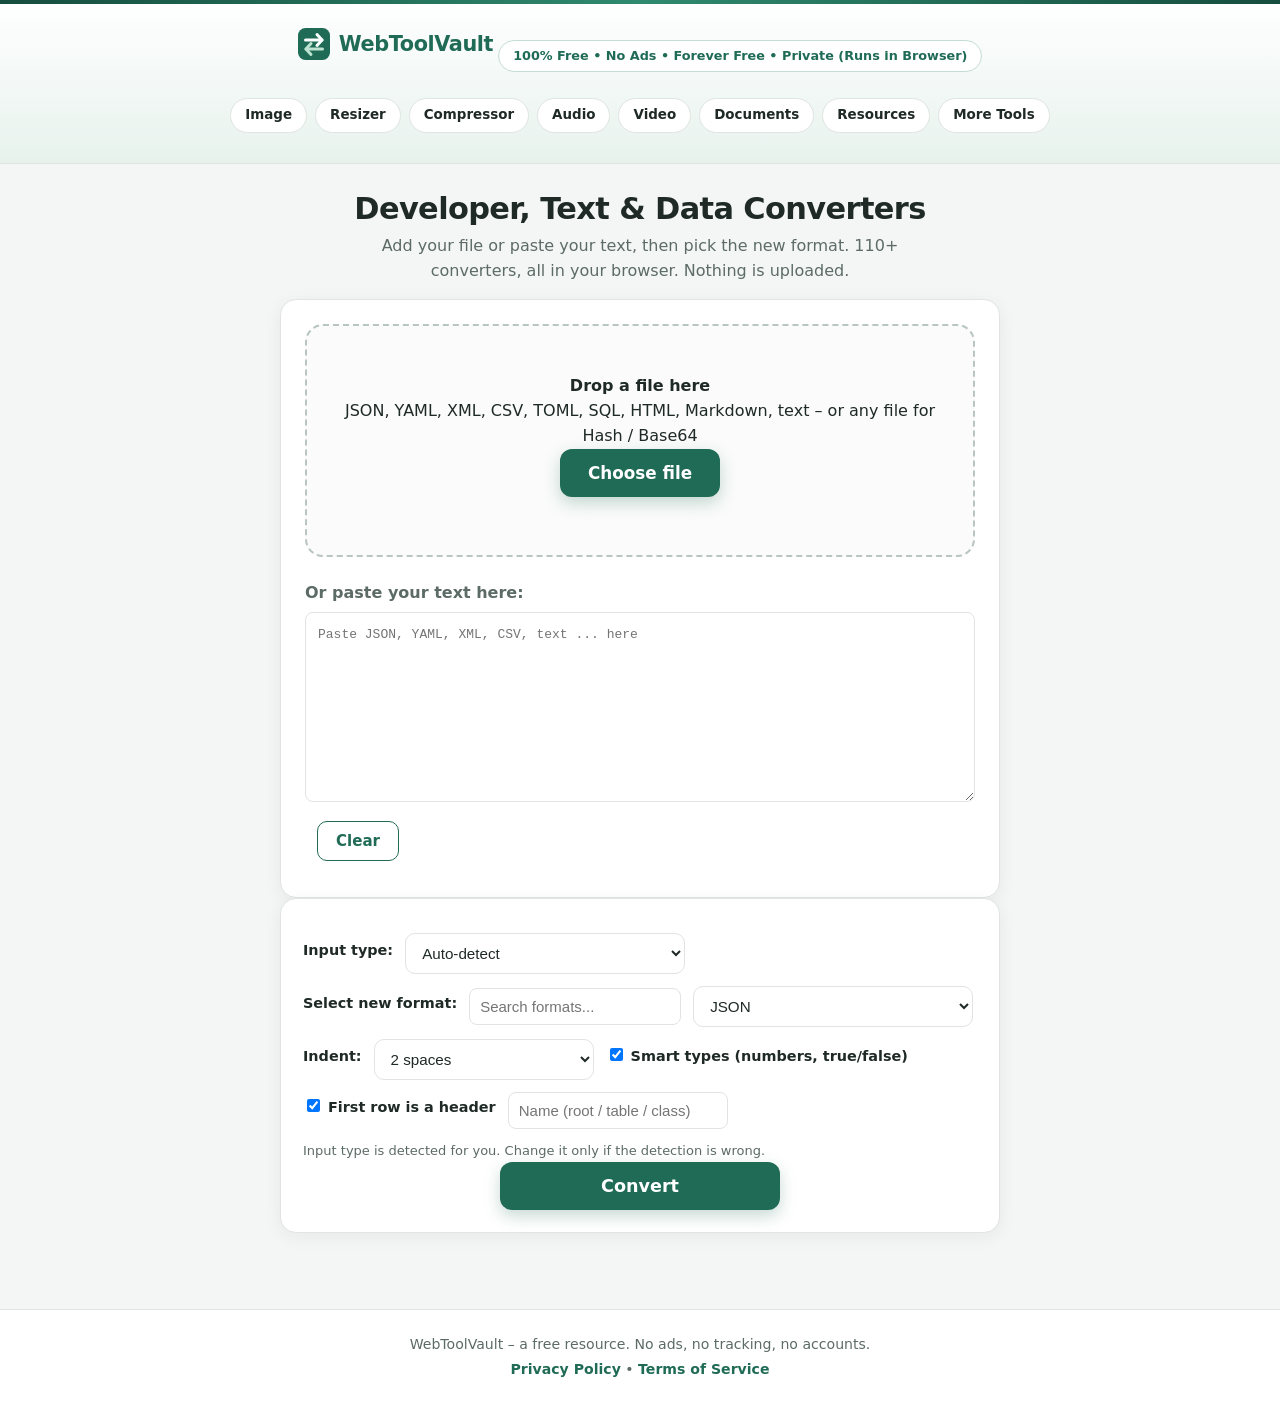
<file: developer.html>
<!DOCTYPE html>
<html lang="en">
<head>
  <meta charset="utf-8">
  <meta name="viewport" content="width=device-width, initial-scale=1">
  <meta name="color-scheme" content="light">
  <meta name="description" content="Free developer converters – JSON, YAML, XML, CSV, TOML, SQL, Base64, hashes, code generators and more. Private, browser-based.">
  <title>Developer, Text & Data Converters – WebToolVault</title>
  <meta name="theme-color" content="#1f6b55">
  <link rel="icon" href="favicon.svg" type="image/svg+xml">
  <link rel="stylesheet" href="css/style.css">
<!-- SEO:START -->
<meta name="robots" content="index, follow, max-image-preview:large">
<link rel="canonical" href="https://yourdomain.com/developer.html">
<meta property="og:site_name" content="WebToolVault">
<meta property="og:locale" content="en_US">
<meta property="og:url" content="https://yourdomain.com/developer.html">
<meta property="og:image" content="https://yourdomain.com/og-image.png">
<meta property="og:image:width" content="1200">
<meta property="og:image:height" content="630">
<meta property="og:image:alt" content="WebToolVault - free online file converters">
<meta property="og:title" content="Developer, Text &amp; Data Converters – WebToolVault">
<meta property="og:description" content="Free developer converters – JSON, YAML, XML, CSV, TOML, SQL, Base64, hashes, code generators and more. Private, browser-based.">
<meta property="og:type" content="website">
<meta name="twitter:card" content="summary_large_image">
<meta name="twitter:title" content="Developer, Text &amp; Data Converters – WebToolVault">
<meta name="twitter:description" content="Free developer converters – JSON, YAML, XML, CSV, TOML, SQL, Base64, hashes, code generators and more. Private, browser-based.">
<meta name="twitter:image" content="https://yourdomain.com/og-image.png">
<link rel="apple-touch-icon" href="/apple-touch-icon.png">
<link rel="icon" type="image/png" sizes="32x32" href="/icons/icon-32.png">
<link rel="icon" type="image/png" sizes="16x16" href="/icons/icon-16.png">
<link rel="manifest" href="/site.webmanifest">
<script type="application/ld+json">{"@context": "https://schema.org", "@type": "BreadcrumbList", "itemListElement": [{"@type": "ListItem", "position": 1, "name": "Home", "item": "https://yourdomain.com/"}, {"@type": "ListItem", "position": 2, "name": "Developer Tools", "item": "https://yourdomain.com/developer.html"}]}</script>
<!-- SEO:END -->
</head>
<body>
  <header class="site-header">
    <a class="brand" href="index.html">WebToolVault</a>
    <div class="badge">100% Free • No Ads • Forever Free • Private (Runs in Browser)</div>
    <nav class="cat-nav">
      <a href="image.html">Image</a>
      <a href="resizer.html">Resizer</a>
      <a href="compressor.html">Compressor</a>
      <a href="audio.html">Audio</a>
      <a href="video.html">Video</a>
      <a href="documents.html">Documents</a>
      <a href="resources.html">Resources</a>
      <a href="more.html">More Tools</a>
    </nav>
  </header>
  <main>
    <div class="cat-hero">
      <h1>Developer, Text & Data Converters</h1>
      <p class="sub">Add your file or paste your text, then pick the new format. 110+ converters, all in your browser. Nothing is uploaded.</p>
    </div>
    <div class="converter-wrap" id="devApp"></div>
  </main>
  <footer class="site-footer">
    <div>WebToolVault – a free resource. No ads, no tracking, no accounts.</div>
    <div><a href="privacy.html">Privacy Policy</a> • <a href="terms.html">Terms of Service</a></div>
  </footer>
  <script src="js/app.js"></script>
  <script>
    buildDevConverter("#devApp");
  </script>
</body>
</html>
</file>
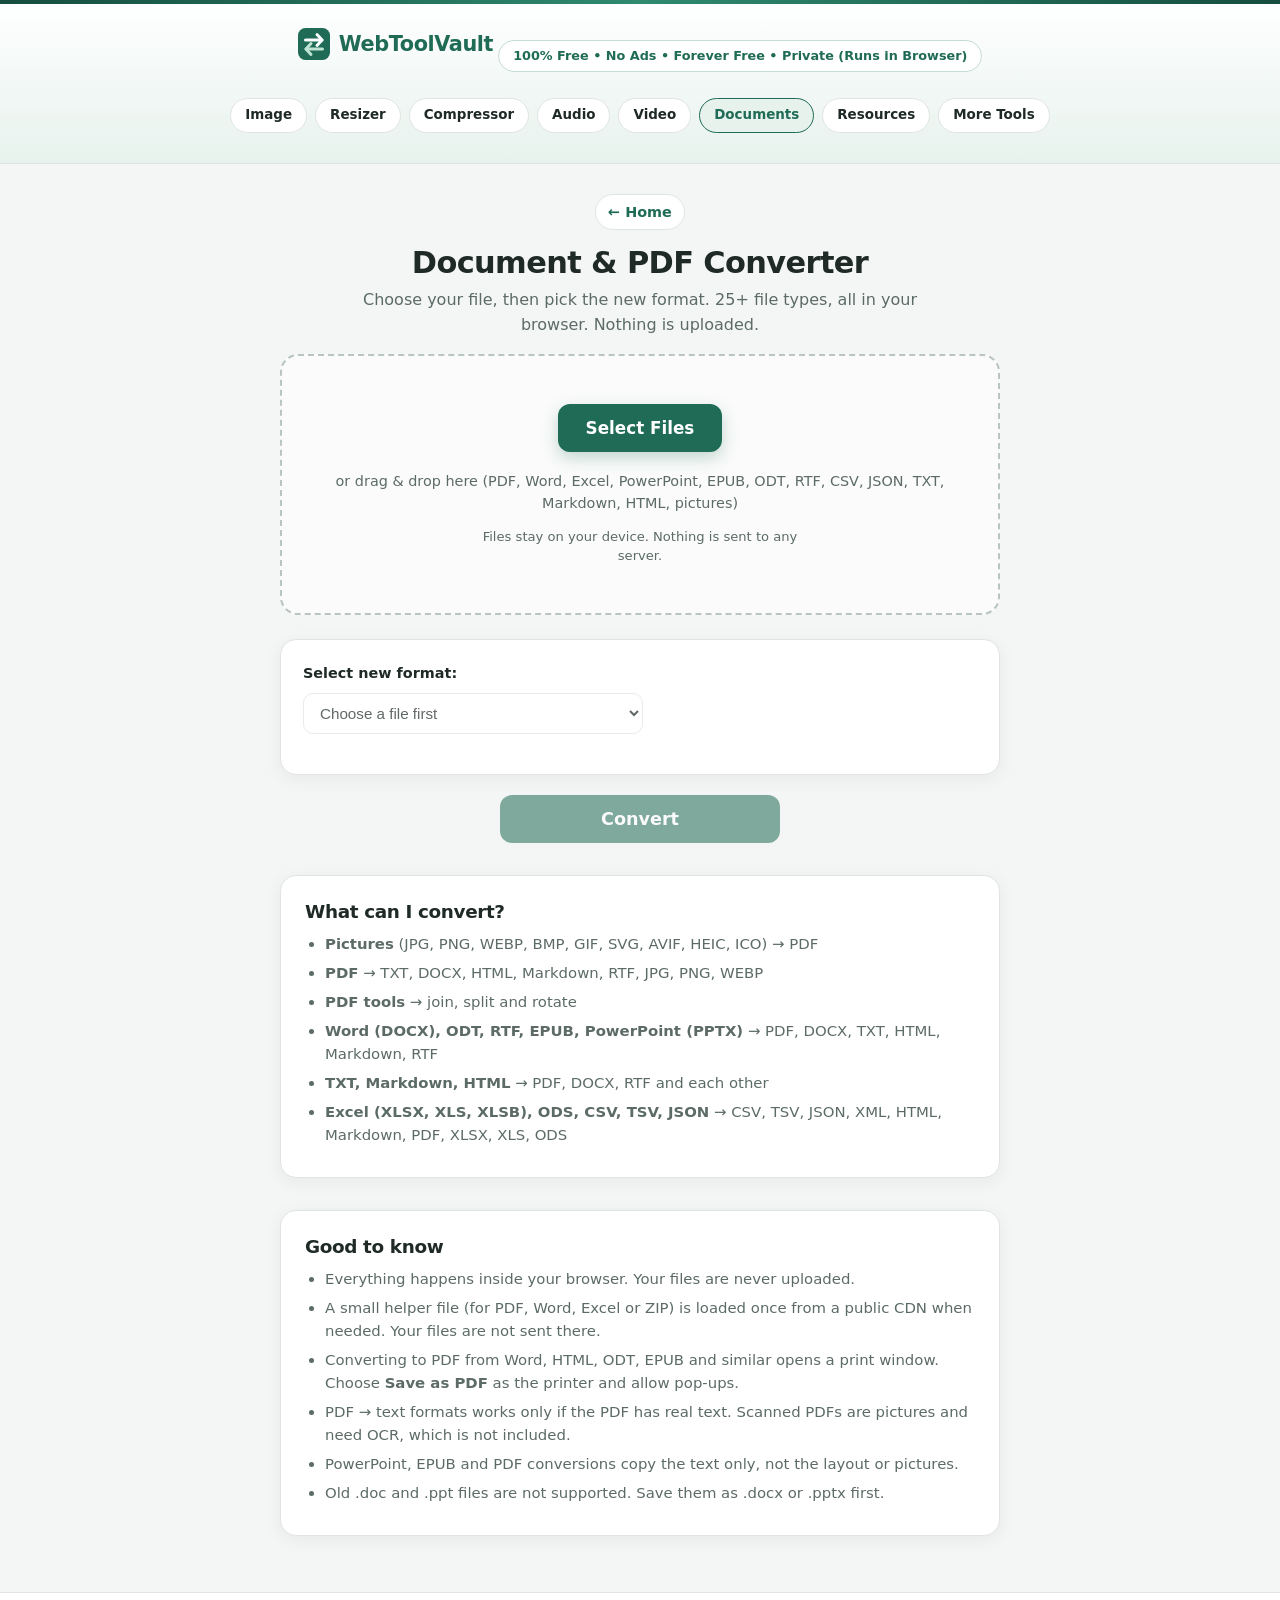
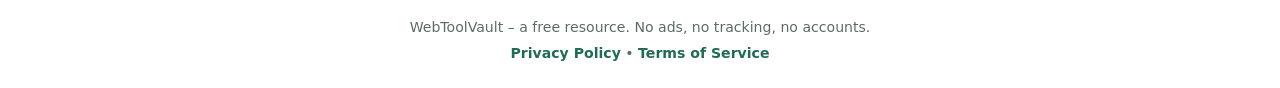
<file: documents.html>
<!DOCTYPE html>
<html lang="en">
<head>
  <meta charset="utf-8">
  <meta name="viewport" content="width=device-width, initial-scale=1">
  <meta name="color-scheme" content="light">
  <meta name="description" content="Free document and PDF converter – JPG to PDF, PDF to JPG, Word to PDF, Excel to CSV and more. Private, runs in your browser.">
  <title>Document & PDF Converters – WebToolVault</title>
  <meta name="theme-color" content="#1f6b55">
  <link rel="icon" href="favicon.svg" type="image/svg+xml">
  <link rel="stylesheet" href="css/style.css">
<!-- SEO:START -->
<meta name="robots" content="index, follow, max-image-preview:large">
<link rel="canonical" href="https://yourdomain.com/documents.html">
<meta property="og:site_name" content="WebToolVault">
<meta property="og:locale" content="en_US">
<meta property="og:url" content="https://yourdomain.com/documents.html">
<meta property="og:image" content="https://yourdomain.com/og-image.png">
<meta property="og:image:width" content="1200">
<meta property="og:image:height" content="630">
<meta property="og:image:alt" content="WebToolVault - free online file converters">
<meta property="og:title" content="Document &amp; PDF Converters – WebToolVault">
<meta property="og:description" content="Free document and PDF converter – JPG to PDF, PDF to JPG, Word to PDF, Excel to CSV and more. Private, runs in your browser.">
<meta property="og:type" content="website">
<meta name="twitter:card" content="summary_large_image">
<meta name="twitter:title" content="Document &amp; PDF Converters – WebToolVault">
<meta name="twitter:description" content="Free document and PDF converter – JPG to PDF, PDF to JPG, Word to PDF, Excel to CSV and more. Private, runs in your browser.">
<meta name="twitter:image" content="https://yourdomain.com/og-image.png">
<link rel="apple-touch-icon" href="/apple-touch-icon.png">
<link rel="icon" type="image/png" sizes="32x32" href="/icons/icon-32.png">
<link rel="icon" type="image/png" sizes="16x16" href="/icons/icon-16.png">
<link rel="manifest" href="/site.webmanifest">
<script type="application/ld+json">{"@context": "https://schema.org", "@type": "BreadcrumbList", "itemListElement": [{"@type": "ListItem", "position": 1, "name": "Home", "item": "https://yourdomain.com/"}, {"@type": "ListItem", "position": 2, "name": "Documents", "item": "https://yourdomain.com/documents.html"}]}</script>
<!-- SEO:END -->
</head>
<body>
  <header class="site-header">
    <a class="brand" href="index.html">WebToolVault</a>
    <div class="badge">100% Free • No Ads • Forever Free • Private (Runs in Browser)</div>
    <nav class="cat-nav">
      <a href="image.html">Image</a>
      <a href="resizer.html">Resizer</a>
      <a href="compressor.html">Compressor</a>
      <a href="audio.html">Audio</a>
      <a href="video.html">Video</a>
      <a href="documents.html" class="active">Documents</a>
      <a href="resources.html">Resources</a>
      <a href="more.html">More Tools</a>
    </nav>
  </header>
  <main>
    <section class="cat-hero">
      <a class="back" href="index.html">← Home</a>
      <h1>Document &amp; PDF Converter</h1>
      <p class="sub">Choose your file, then pick the new format. 25+ file types, all in your browser. Nothing is uploaded.</p>
    </section>
    <div class="converter-wrap" id="docApp"></div>
  </main>
  <footer class="site-footer">
    <div>WebToolVault – a free resource. No ads, no tracking, no accounts.</div>
    <div><a href="privacy.html">Privacy Policy</a> • <a href="terms.html">Terms of Service</a></div>
  </footer>
  <script src="js/app.js"></script>
  <script>buildDocConverter("#docApp");</script>
</body>
</html>
</file>
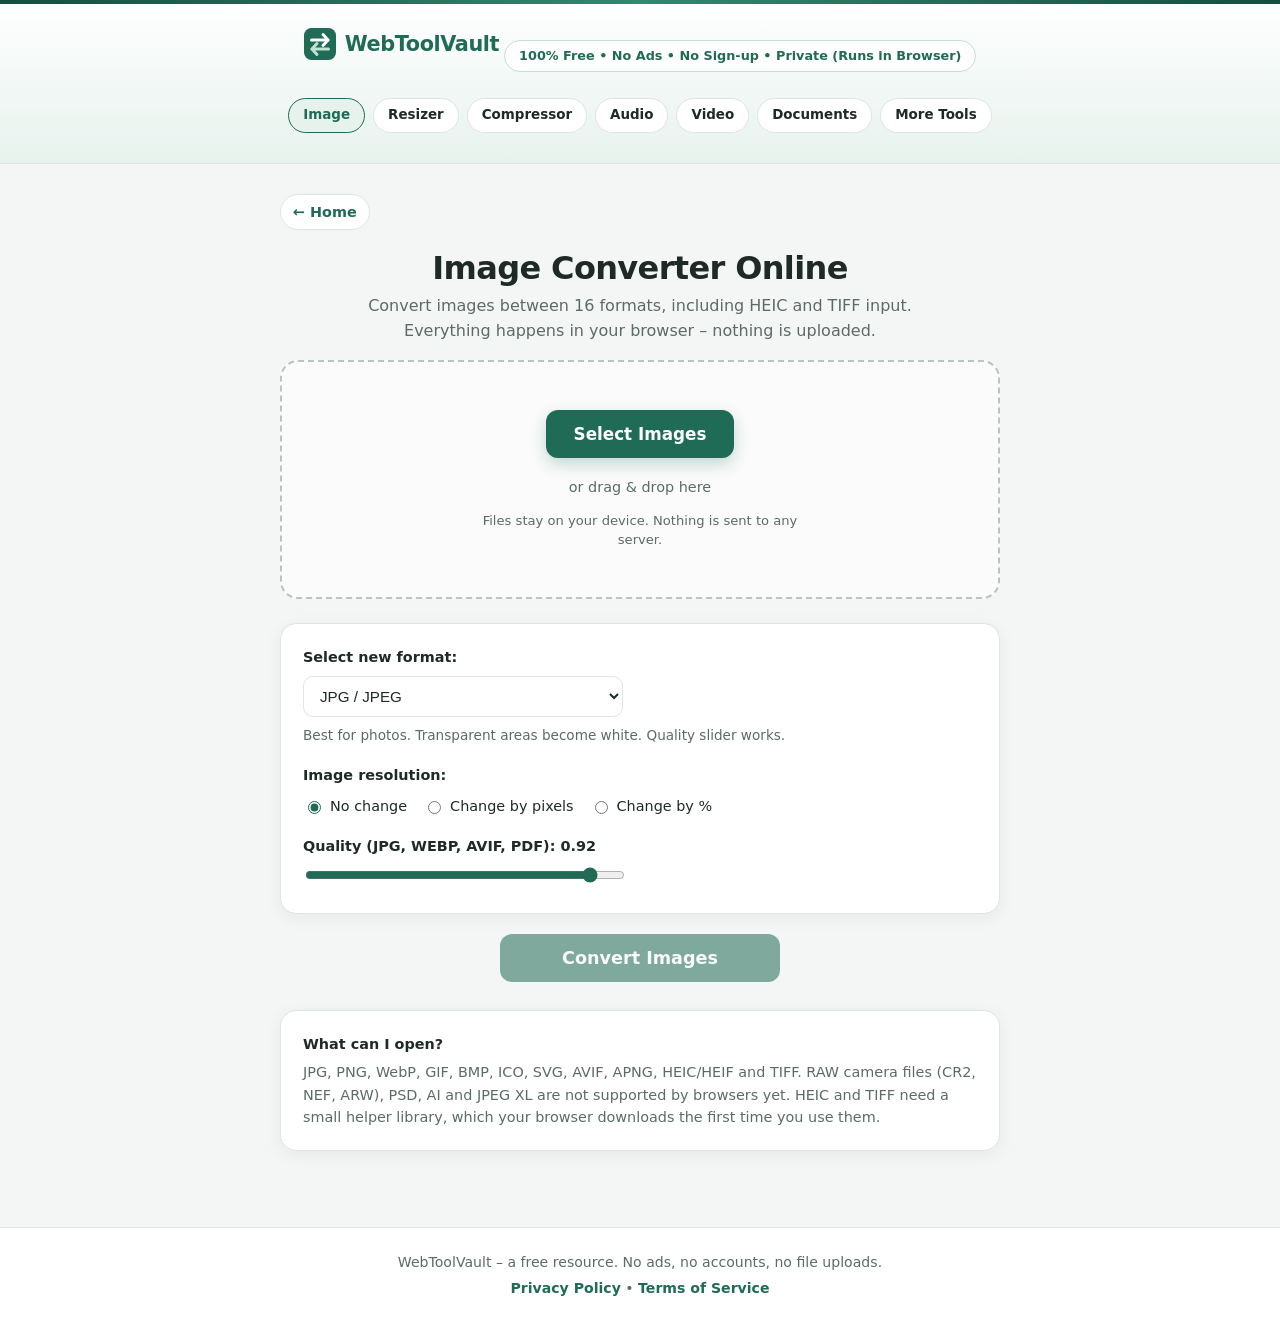
<file: image.html>
<!DOCTYPE html>
<html lang="en">
<head>
  <meta charset="utf-8">
  <meta name="viewport" content="width=device-width, initial-scale=1">
  <meta name="color-scheme" content="light">
  <meta name="description" content="Free online image converter. Convert JPG, PNG, WebP, AVIF, GIF, BMP, ICO, TIFF, HEIC and more. Private, runs in your browser.">
  <title>Image Converter – WebToolVault</title>
  <meta name="theme-color" content="#1f6b55">
  <link rel="icon" href="favicon.svg" type="image/svg+xml">
  <link rel="stylesheet" href="css/style.css">
<!-- SEO:START -->
<meta name="robots" content="index, follow, max-image-preview:large">
<link rel="canonical" href="https://yourdomain.com/image.html">
<meta property="og:site_name" content="WebToolVault">
<meta property="og:locale" content="en_US">
<meta property="og:url" content="https://yourdomain.com/image.html">
<meta property="og:image" content="https://yourdomain.com/og-image.png">
<meta property="og:image:width" content="1200">
<meta property="og:image:height" content="630">
<meta property="og:image:alt" content="WebToolVault - free online file converters">
<meta property="og:title" content="Image Converter – WebToolVault">
<meta property="og:description" content="Free online image converter. Convert JPG, PNG, WebP, AVIF, GIF, BMP, ICO, TIFF, HEIC and more. Private, runs in your browser.">
<meta property="og:type" content="website">
<meta name="twitter:card" content="summary_large_image">
<meta name="twitter:title" content="Image Converter – WebToolVault">
<meta name="twitter:description" content="Free online image converter. Convert JPG, PNG, WebP, AVIF, GIF, BMP, ICO, TIFF, HEIC and more. Private, runs in your browser.">
<meta name="twitter:image" content="https://yourdomain.com/og-image.png">
<link rel="apple-touch-icon" href="/apple-touch-icon.png">
<link rel="icon" type="image/png" sizes="32x32" href="/icons/icon-32.png">
<link rel="icon" type="image/png" sizes="16x16" href="/icons/icon-16.png">
<link rel="manifest" href="/site.webmanifest">
<script type="application/ld+json">{"@context": "https://schema.org", "@type": "BreadcrumbList", "itemListElement": [{"@type": "ListItem", "position": 1, "name": "Home", "item": "https://yourdomain.com/"}, {"@type": "ListItem", "position": 2, "name": "Image Converter", "item": "https://yourdomain.com/image.html"}]}</script>
<!-- SEO:END -->
</head>
<body>
  <header class="site-header">
    <a class="brand" href="index.html">WebToolVault</a>
    <div class="badge">100% Free • No Ads • No Sign-up • Private (Runs in Browser)</div>
    <nav class="cat-nav">
      <a href="image.html" class="active">Image</a>
      <a href="resizer.html">Resizer</a>
      <a href="compressor.html">Compressor</a>
      <a href="audio.html">Audio</a>
      <a href="video.html">Video</a>
      <a href="documents.html">Documents</a>
      <a href="more.html">More Tools</a>
    </nav>
  </header>

  <main>
    <div class="converter-wrap">
      <a class="back" href="index.html">← Home</a>
      <h1 style="margin: 4px 0 6px; text-align:center;">Image Converter Online</h1>
      <p class="sub" style="text-align:center;">Convert images between 16 formats, including HEIC and TIFF input. Everything happens in your browser – nothing is uploaded.</p>

      <div class="drop-zone" id="drop">
        <button type="button" class="big-btn" id="pickBtn">Select Images</button>
        <div class="hint">or drag &amp; drop here</div>
        <div class="privacy">Files stay on your device. Nothing is sent to any server.</div>
        <input type="file" id="fileInput" accept="image/*,.heic,.heif,.tif,.tiff,.avif,.jfif,.jpe,.ico,.cur,.bmp,.dib,.svg,.apng,.webp" multiple hidden>
      </div>

      <div class="file-list" id="fileList" style="display:none;"></div>

      <div class="options-box">
        <label for="format">Select new format:</label>
        <select id="format" style="max-width:320px;">
          <optgroup label="Popular">
            <option value="jpg">JPG / JPEG</option>
            <option value="png">PNG</option>
            <option value="webp">WEBP</option>
            <option value="pdf">PDF</option>
            <option value="gif">GIF</option>
          </optgroup>
          <optgroup label="Icons and Windows">
            <option value="ico">ICO (Windows icon)</option>
            <option value="cur">CUR (Windows cursor)</option>
            <option value="icns">ICNS (Mac icon)</option>
            <option value="bmp">BMP</option>
          </optgroup>
          <optgroup label="Other formats">
            <option value="avif">AVIF</option>
            <option value="tiff">TIFF</option>
            <option value="tga">TGA</option>
            <option value="svg">SVG (picture inside SVG)</option>
            <option value="ppm">PPM</option>
            <option value="pgm">PGM</option>
            <option value="qoi">QOI</option>
          </optgroup>
        </select>
        <p id="fmtNote" style="margin:8px 0 0; color:var(--muted); font-size:0.85rem;"></p>

        <div style="margin-top:18px;">
          <label>Image resolution:</label>
          <div class="radio-row">
            <label><input type="radio" name="resize" value="none" checked> No change</label>
            <label><input type="radio" name="resize" value="pixels"> Change by pixels</label>
            <label><input type="radio" name="resize" value="percent"> Change by %</label>
          </div>
        </div>

        <div id="pixelOpts" style="display:none; margin-top:12px;">
          <div style="display:flex; gap:12px; flex-wrap:wrap;">
            <div>
              <label for="w">Width (px)</label>
              <input type="number" id="w" min="1" placeholder="e.g. 800">
            </div>
            <div>
              <label for="h">Height (px)</label>
              <input type="number" id="h" min="1" placeholder="e.g. 600">
            </div>
          </div>
          <label style="margin-top:10px; font-weight:500;"><input type="checkbox" id="keepRatio" checked> Keep aspect ratio</label>
        </div>

        <div id="percentOpts" style="display:none; margin-top:12px;">
          <label for="pct">Scale %</label>
          <input type="number" id="pct" min="1" max="500" value="50" style="max-width:120px;">
        </div>

        <div style="margin-top:18px;">
          <label for="quality">Quality (JPG, WEBP, AVIF, PDF): <span id="qVal">0.92</span></label>
          <input type="range" id="quality" min="0.1" max="1" step="0.01" value="0.92">
        </div>
      </div>

      <button class="convert-btn" id="convertBtn" disabled>Convert Images</button>

      <div class="result-area" id="result" aria-live="polite"></div>

      <div class="options-box" style="margin-top:28px;">
        <label style="margin-bottom:6px;">What can I open?</label>
        <p style="margin:0; color:var(--muted); font-size:0.9rem;">
          JPG, PNG, WebP, GIF, BMP, ICO, SVG, AVIF, APNG, HEIC/HEIF and TIFF.
          RAW camera files (CR2, NEF, ARW), PSD, AI and JPEG XL are not supported by browsers yet.
          HEIC and TIFF need a small helper library, which your browser downloads the first time you use them.
        </p>
      </div>
    </div>
  </main>

  <footer class="site-footer">
    WebToolVault – a free resource. No ads, no accounts, no file uploads.
    <br>
    <a href="privacy.html">Privacy Policy</a> • <a href="terms.html">Terms of Service</a>
  </footer>

  <script src="js/image-converter.js"></script>
</body>
</html>
</file>
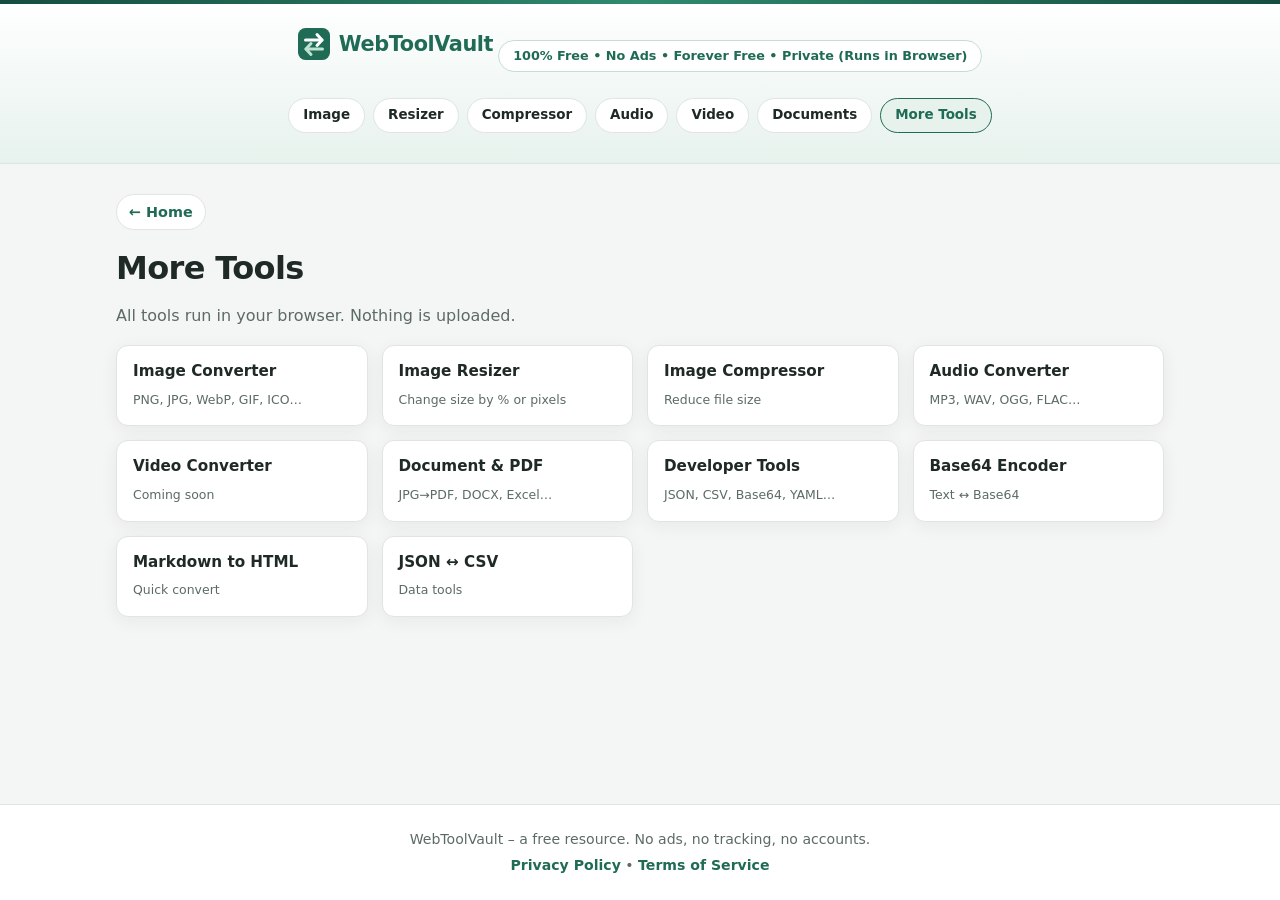
<file: more.html>
<!DOCTYPE html>
<html lang="en">
<head>
  <meta charset="utf-8">
  <meta name="viewport" content="width=device-width, initial-scale=1">
  <meta name="color-scheme" content="light">
  <title>More Tools – WebToolVault</title>
<meta name="theme-color" content="#1f6b55">
<link rel="icon" href="favicon.svg" type="image/svg+xml">
  <link rel="stylesheet" href="css/style.css">
<!-- SEO:START -->
<meta name="description" content="More free online tools from WebToolVault. Everything runs in your browser and nothing is uploaded.">
<meta name="robots" content="index, follow, max-image-preview:large">
<link rel="canonical" href="https://yourdomain.com/more.html">
<meta property="og:site_name" content="WebToolVault">
<meta property="og:locale" content="en_US">
<meta property="og:url" content="https://yourdomain.com/more.html">
<meta property="og:image" content="https://yourdomain.com/og-image.png">
<meta property="og:image:width" content="1200">
<meta property="og:image:height" content="630">
<meta property="og:image:alt" content="WebToolVault - free online file converters">
<meta property="og:title" content="More Tools – WebToolVault">
<meta property="og:description" content="More free online tools from WebToolVault. Everything runs in your browser and nothing is uploaded.">
<meta property="og:type" content="website">
<meta name="twitter:card" content="summary_large_image">
<meta name="twitter:title" content="More Tools – WebToolVault">
<meta name="twitter:description" content="More free online tools from WebToolVault. Everything runs in your browser and nothing is uploaded.">
<meta name="twitter:image" content="https://yourdomain.com/og-image.png">
<link rel="apple-touch-icon" href="/apple-touch-icon.png">
<link rel="icon" type="image/png" sizes="32x32" href="/icons/icon-32.png">
<link rel="icon" type="image/png" sizes="16x16" href="/icons/icon-16.png">
<link rel="manifest" href="/site.webmanifest">
<script type="application/ld+json">{"@context": "https://schema.org", "@type": "BreadcrumbList", "itemListElement": [{"@type": "ListItem", "position": 1, "name": "Home", "item": "https://yourdomain.com/"}, {"@type": "ListItem", "position": 2, "name": "More Tools", "item": "https://yourdomain.com/more.html"}]}</script>
<!-- SEO:END -->
</head>
<body>
  <header class="site-header">
    <a class="brand" href="index.html">WebToolVault</a>
    <div class="badge">100% Free • No Ads • Forever Free • Private (Runs in Browser)</div>
    <nav class="cat-nav">
      <a href="image.html">Image</a>
      <a href="resizer.html">Resizer</a>
      <a href="compressor.html">Compressor</a>
      <a href="audio.html">Audio</a>
      <a href="video.html">Video</a>
      <a href="documents.html">Documents</a>
      <a href="more.html" class="active">More Tools</a>
    </nav>
  </header>

  <main>
    <a class="back" href="index.html">← Home</a>
    <h1 style="margin:4px 0 16px;">More Tools</h1>
    <p class="sub" style="margin-left:0;">All tools run in your browser. Nothing is uploaded.</p>

    <div class="more-grid">
      <a class="card" href="image.html">
        <b>Image Converter</b>
        <small>PNG, JPG, WebP, GIF, ICO…</small>
      </a>
      <a class="card" href="resizer.html">
        <b>Image Resizer</b>
        <small>Change size by % or pixels</small>
      </a>
      <a class="card" href="compressor.html">
        <b>Image Compressor</b>
        <small>Reduce file size</small>
      </a>
      <a class="card" href="audio.html">
        <b>Audio Converter</b>
        <small>MP3, WAV, OGG, FLAC…</small>
      </a>
      <a class="card" href="video.html">
        <b>Video Converter</b>
        <small>Coming soon</small>
      </a>
      <a class="card" href="documents.html">
        <b>Document & PDF</b>
        <small>JPG→PDF, DOCX, Excel…</small>
      </a>
      <a class="card" href="developer.html">
        <b>Developer Tools</b>
        <small>JSON, CSV, Base64, YAML…</small>
      </a>
      <a class="card" href="converter.html?id=text-to-base64">
        <b>Base64 Encoder</b>
        <small>Text ↔ Base64</small>
      </a>
      <a class="card" href="converter.html?id=md-to-html">
        <b>Markdown to HTML</b>
        <small>Quick convert</small>
      </a>
      <a class="card" href="converter.html?id=json-to-csv">
        <b>JSON ↔ CSV</b>
        <small>Data tools</small>
      </a>
    </div>
  </main>

  <footer class="site-footer">
  WebToolVault – a free resource. No ads, no tracking, no accounts.
  <br>
  <a href="privacy.html">Privacy Policy</a> • <a href="terms.html">Terms of Service</a>
</footer>
</body>
</html>
</file>
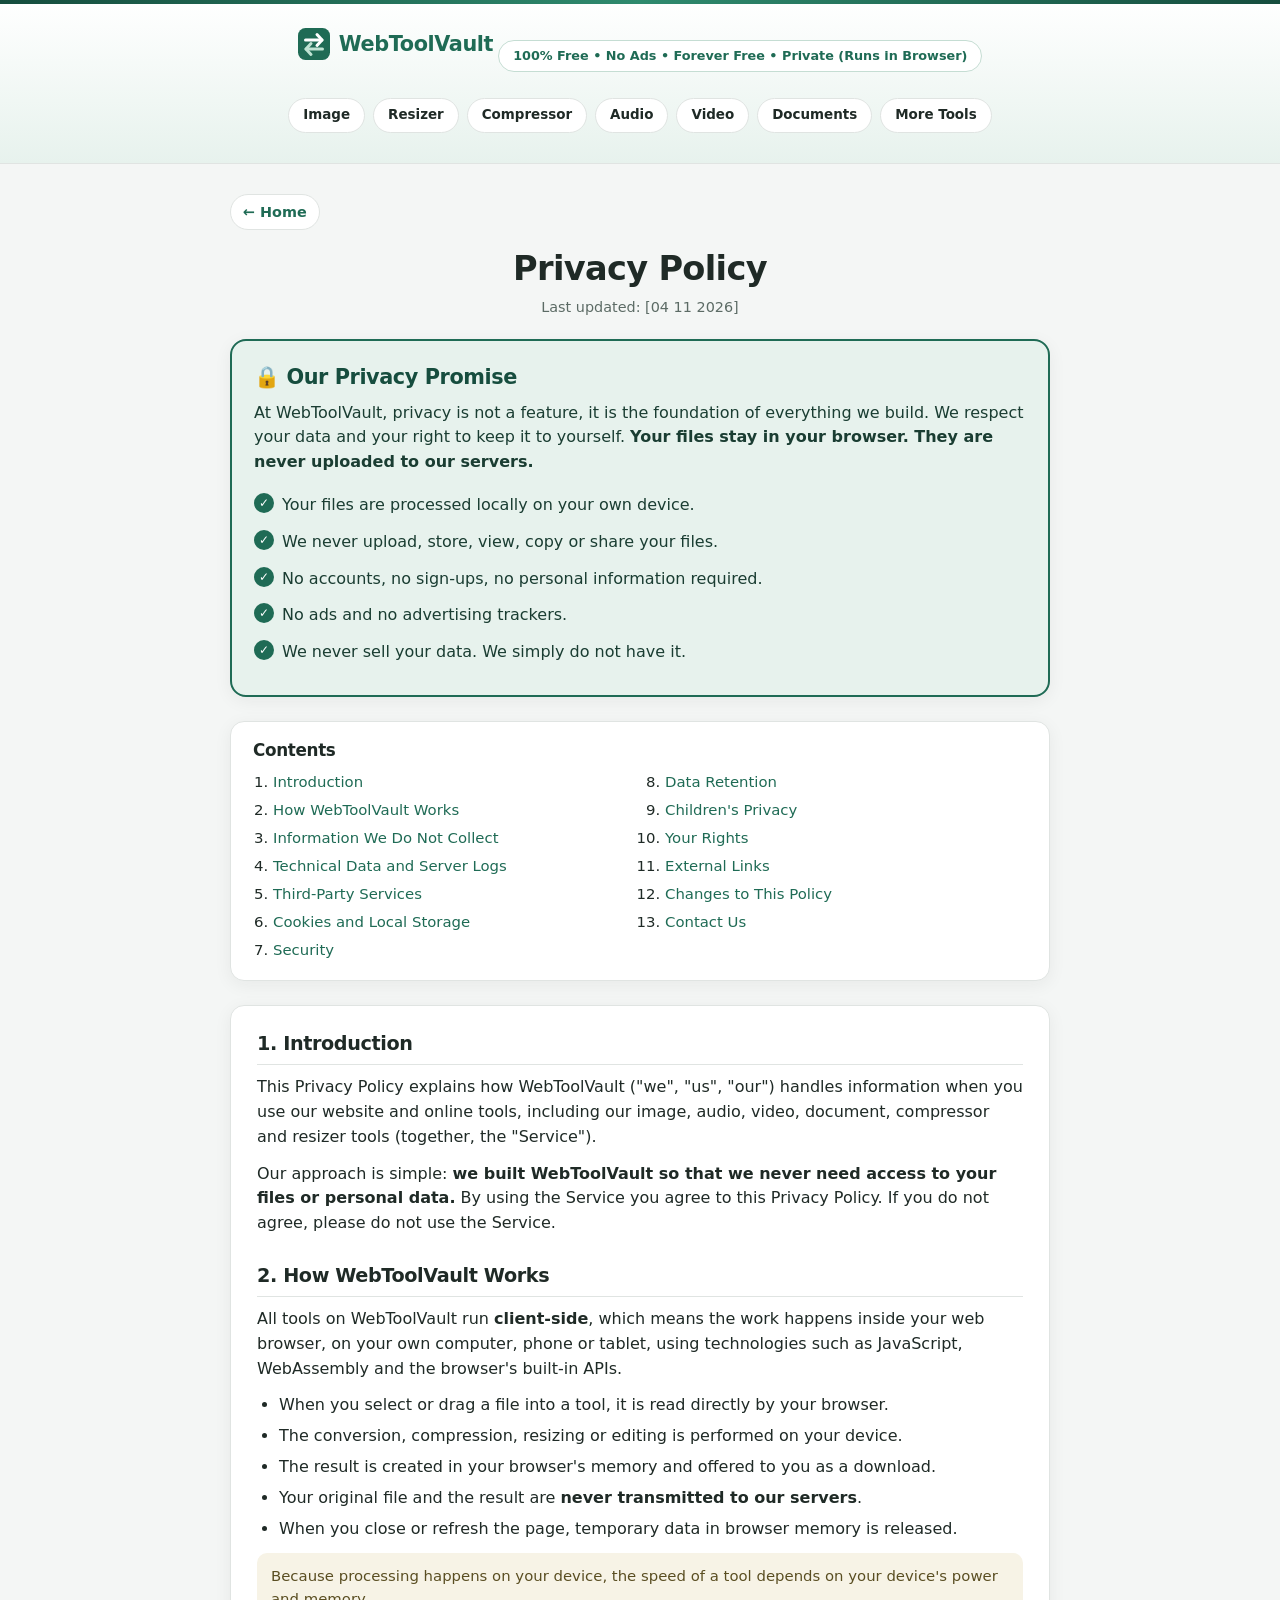
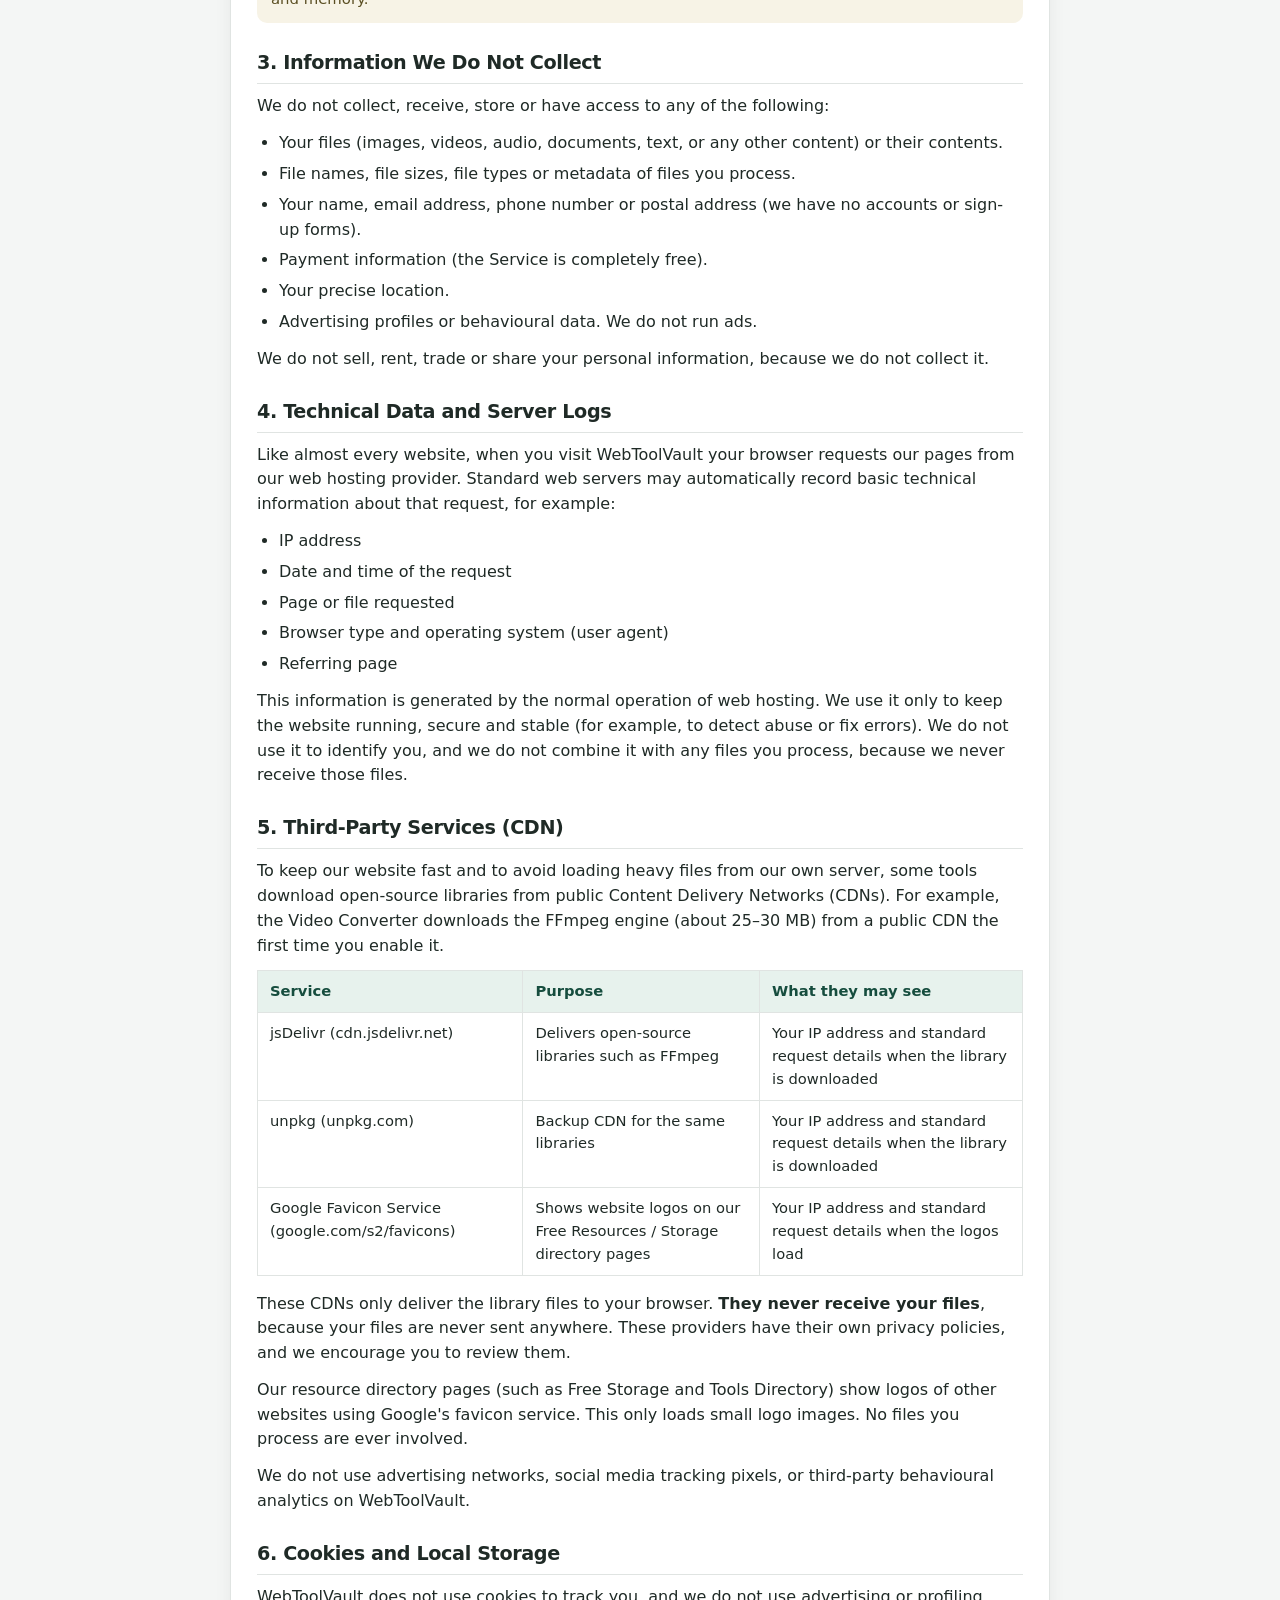
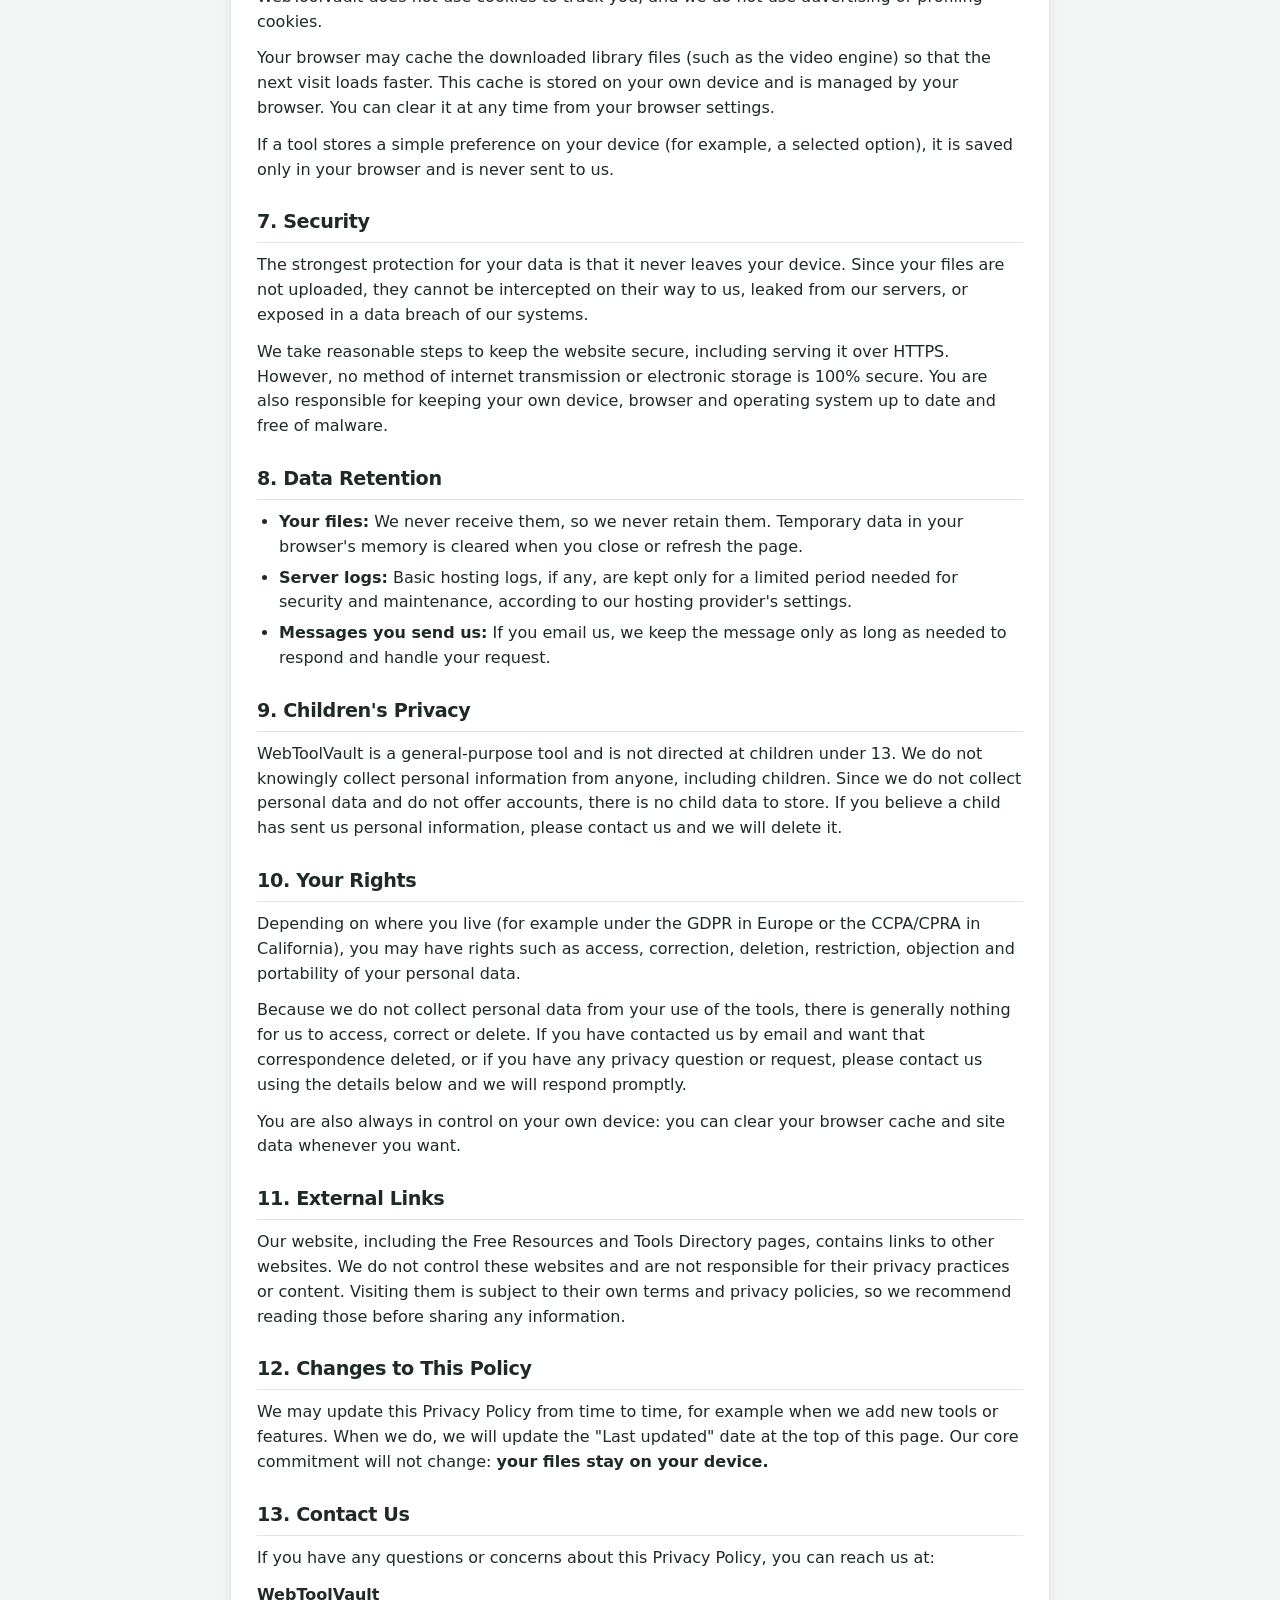
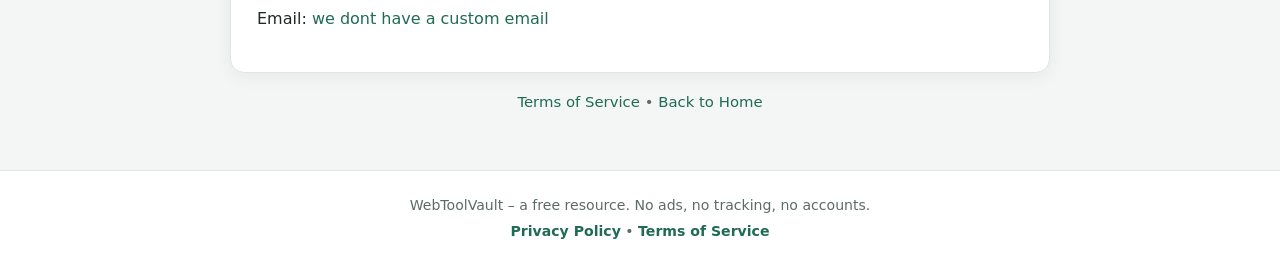
<file: privacy.html>
<!DOCTYPE html>
<html lang="en">
<head>
  <meta charset="utf-8">
  <meta name="viewport" content="width=device-width, initial-scale=1">
  <meta name="color-scheme" content="light">
  <title>Privacy Policy – WebToolVault</title>
  <meta name="description" content="WebToolVault Privacy Policy. Your files are processed inside your browser and never uploaded to our servers.">
<meta name="theme-color" content="#1f6b55">
<link rel="icon" href="favicon.svg" type="image/svg+xml">
  <link rel="stylesheet" href="css/style.css">
  <style>
    /* ===== Policy page styles ===== */
    .policy-wrap {
      max-width: 820px;
      margin: 0 auto;
    }
    .policy-hero {
      text-align: center;
      margin-bottom: 20px;
    }
    .policy-hero h1 {
      margin: 4px 0 6px;
      font-size: clamp(1.6rem, 4vw, 2.1rem);
    }
    .policy-hero .updated {
      color: var(--muted);
      font-size: 0.9rem;
    }
    .promise-box {
      background: var(--soft);
      border: 2px solid var(--ac);
      border-radius: 16px;
      padding: 24px 22px;
      margin: 20px 0 24px;
      box-shadow: var(--shadow);
    }
    .promise-box h2 {
      margin: 0 0 10px;
      font-size: 1.3rem;
      color: var(--ac-dark);
      border: none;
      padding: 0;
    }
    .promise-box p {
      margin: 0 0 12px;
      color: #1a3d32;
    }
    .promise-box ul {
      margin: 0;
      padding-left: 0;
      list-style: none;
    }
    .promise-box li {
      padding: 6px 0 6px 28px;
      position: relative;
      color: #1a3d32;
      font-weight: 500;
    }
    .promise-box li::before {
      content: "✓";
      position: absolute;
      left: 0;
      top: 6px;
      width: 20px;
      height: 20px;
      background: var(--ac);
      color: #fff;
      border-radius: 50%;
      font-size: 0.75rem;
      font-weight: 700;
      text-align: center;
      line-height: 20px;
    }
    .toc {
      background: var(--card);
      border: 1px solid var(--line);
      border-radius: 14px;
      padding: 18px 22px;
      margin-bottom: 24px;
      box-shadow: var(--shadow);
    }
    .toc h2 {
      margin: 0 0 10px;
      font-size: 1.05rem;
      border: none;
      padding: 0;
    }
    .toc ol {
      margin: 0;
      padding-left: 20px;
      columns: 2;
      column-gap: 30px;
    }
    .toc li {
      margin-bottom: 5px;
      font-size: 0.93rem;
      break-inside: avoid;
    }
    .policy-card {
      background: var(--card);
      border: 1px solid var(--line);
      border-radius: 14px;
      padding: 26px 26px 12px;
      box-shadow: var(--shadow);
    }
    .policy-card section {
      margin-bottom: 28px;
      scroll-margin-top: 150px;
    }
    .policy-card h2 {
      font-size: 1.2rem;
      margin: 0 0 10px;
      padding-bottom: 8px;
      border-bottom: 1px solid var(--line);
      color: var(--text);
    }
    .policy-card h3 {
      font-size: 1rem;
      margin: 16px 0 6px;
      color: var(--ac-dark);
    }
    .policy-card p {
      margin: 0 0 12px;
    }
    .policy-card ul {
      margin: 0 0 12px;
      padding-left: 22px;
    }
    .policy-card li {
      margin-bottom: 6px;
    }
    .policy-note {
      background: var(--warn-bg);
      color: var(--warn-text);
      border-radius: 10px;
      padding: 12px 14px;
      font-size: 0.93rem;
      margin: 12px 0;
    }
    .policy-table {
      width: 100%;
      border-collapse: collapse;
      margin: 10px 0 16px;
      font-size: 0.92rem;
    }
    .policy-table th,
    .policy-table td {
      border: 1px solid var(--line);
      padding: 9px 12px;
      text-align: left;
      vertical-align: top;
    }
    .policy-table th {
      background: var(--soft);
      color: var(--ac-dark);
    }
    .policy-links {
      text-align: center;
      margin-top: 18px;
      font-size: 0.93rem;
      color: var(--muted);
    }
    @media (max-width: 600px) {
      .toc ol { columns: 1; }
      .policy-card { padding: 18px 16px 6px; }
      .policy-table { display: block; overflow-x: auto; }
    }
  </style>
<!-- SEO:START -->
<meta name="robots" content="index, follow, max-image-preview:large">
<link rel="canonical" href="https://yourdomain.com/privacy.html">
<meta property="og:site_name" content="WebToolVault">
<meta property="og:locale" content="en_US">
<meta property="og:url" content="https://yourdomain.com/privacy.html">
<meta property="og:image" content="https://yourdomain.com/og-image.png">
<meta property="og:image:width" content="1200">
<meta property="og:image:height" content="630">
<meta property="og:image:alt" content="WebToolVault - free online file converters">
<meta property="og:title" content="Privacy Policy – WebToolVault">
<meta property="og:description" content="WebToolVault Privacy Policy. Your files are processed inside your browser and never uploaded to our servers.">
<meta property="og:type" content="website">
<meta name="twitter:card" content="summary_large_image">
<meta name="twitter:title" content="Privacy Policy – WebToolVault">
<meta name="twitter:description" content="WebToolVault Privacy Policy. Your files are processed inside your browser and never uploaded to our servers.">
<meta name="twitter:image" content="https://yourdomain.com/og-image.png">
<link rel="apple-touch-icon" href="/apple-touch-icon.png">
<link rel="icon" type="image/png" sizes="32x32" href="/icons/icon-32.png">
<link rel="icon" type="image/png" sizes="16x16" href="/icons/icon-16.png">
<link rel="manifest" href="/site.webmanifest">
<script type="application/ld+json">{"@context": "https://schema.org", "@type": "BreadcrumbList", "itemListElement": [{"@type": "ListItem", "position": 1, "name": "Home", "item": "https://yourdomain.com/"}, {"@type": "ListItem", "position": 2, "name": "Privacy Policy", "item": "https://yourdomain.com/privacy.html"}]}</script>
<!-- SEO:END -->
</head>
<body>
  <header class="site-header">
    <a class="brand" href="index.html">WebToolVault</a>
    <div class="badge">100% Free • No Ads • Forever Free • Private (Runs in Browser)</div>
    <nav class="cat-nav">
      <a href="image.html">Image</a>
      <a href="resizer.html">Resizer</a>
      <a href="compressor.html">Compressor</a>
      <a href="audio.html">Audio</a>
      <a href="video.html">Video</a>
      <a href="documents.html">Documents</a>
      <a href="more.html">More Tools</a>
    </nav>
  </header>

  <main>
    <div class="policy-wrap">
      <a class="back" href="index.html">← Home</a>

      <div class="policy-hero">
        <h1>Privacy Policy</h1>
        <div class="updated">Last updated: [04 11 2026]</div>
      </div>

      <!-- PRIVACY PROMISE (TOP PRIORITY) -->
      <div class="promise-box">
        <h2>🔒 Our Privacy Promise</h2>
        <p>
          At WebToolVault, privacy is not a feature, it is the foundation of everything we build.
          We respect your data and your right to keep it to yourself.
          <strong>Your files stay in your browser. They are never uploaded to our servers.</strong>
        </p>
        <ul>
          <li>Your files are processed locally on your own device.</li>
          <li>We never upload, store, view, copy or share your files.</li>
          <li>No accounts, no sign-ups, no personal information required.</li>
          <li>No ads and no advertising trackers.</li>
          <li>We never sell your data. We simply do not have it.</li>
        </ul>
      </div>

      <div class="toc">
        <h2>Contents</h2>
        <ol>
          <li><a href="#intro">Introduction</a></li>
          <li><a href="#how">How WebToolVault Works</a></li>
          <li><a href="#collect">Information We Do Not Collect</a></li>
          <li><a href="#technical">Technical Data and Server Logs</a></li>
          <li><a href="#thirdparty">Third-Party Services</a></li>
          <li><a href="#cookies">Cookies and Local Storage</a></li>
          <li><a href="#security">Security</a></li>
          <li><a href="#retention">Data Retention</a></li>
          <li><a href="#children">Children's Privacy</a></li>
          <li><a href="#rights">Your Rights</a></li>
          <li><a href="#links">External Links</a></li>
          <li><a href="#changes">Changes to This Policy</a></li>
          <li><a href="#contact">Contact Us</a></li>
        </ol>
      </div>

      <div class="policy-card">

        <section id="intro">
          <h2>1. Introduction</h2>
          <p>
            This Privacy Policy explains how WebToolVault ("we", "us", "our") handles information when you
            use our website and online tools, including our image, audio, video, document, compressor and
            resizer tools (together, the "Service").
          </p>
          <p>
            Our approach is simple: <strong>we built WebToolVault so that we never need access to your files or personal data.</strong>
            By using the Service you agree to this Privacy Policy. If you do not agree, please do not use the Service.
          </p>
        </section>

        <section id="how">
          <h2>2. How WebToolVault Works</h2>
          <p>
            All tools on WebToolVault run <strong>client-side</strong>, which means the work happens inside your
            web browser, on your own computer, phone or tablet, using technologies such as JavaScript,
            WebAssembly and the browser's built-in APIs.
          </p>
          <ul>
            <li>When you select or drag a file into a tool, it is read directly by your browser.</li>
            <li>The conversion, compression, resizing or editing is performed on your device.</li>
            <li>The result is created in your browser's memory and offered to you as a download.</li>
            <li>Your original file and the result are <strong>never transmitted to our servers</strong>.</li>
            <li>When you close or refresh the page, temporary data in browser memory is released.</li>
          </ul>
          <div class="policy-note">
            Because processing happens on your device, the speed of a tool depends on your device's power and memory.
          </div>
        </section>

        <section id="collect">
          <h2>3. Information We Do Not Collect</h2>
          <p>We do not collect, receive, store or have access to any of the following:</p>
          <ul>
            <li>Your files (images, videos, audio, documents, text, or any other content) or their contents.</li>
            <li>File names, file sizes, file types or metadata of files you process.</li>
            <li>Your name, email address, phone number or postal address (we have no accounts or sign-up forms).</li>
            <li>Payment information (the Service is completely free).</li>
            <li>Your precise location.</li>
            <li>Advertising profiles or behavioural data. We do not run ads.</li>
          </ul>
          <p>We do not sell, rent, trade or share your personal information, because we do not collect it.</p>
        </section>

        <section id="technical">
          <h2>4. Technical Data and Server Logs</h2>
          <p>
            Like almost every website, when you visit WebToolVault your browser requests our pages from our
            web hosting provider. Standard web servers may automatically record basic technical information
            about that request, for example:
          </p>
          <ul>
            <li>IP address</li>
            <li>Date and time of the request</li>
            <li>Page or file requested</li>
            <li>Browser type and operating system (user agent)</li>
            <li>Referring page</li>
          </ul>
          <p>
            This information is generated by the normal operation of web hosting. We use it only to keep the
            website running, secure and stable (for example, to detect abuse or fix errors). We do not use it
            to identify you, and we do not combine it with any files you process, because we never receive those files.
          </p>
        </section>

        <section id="thirdparty">
          <h2>5. Third-Party Services (CDN)</h2>
          <p>
            To keep our website fast and to avoid loading heavy files from our own server, some tools download
            open-source libraries from public Content Delivery Networks (CDNs). For example, the Video Converter
            downloads the FFmpeg engine (about 25–30 MB) from a public CDN the first time you enable it.
          </p>
          <table class="policy-table">
            <tr>
              <th>Service</th>
              <th>Purpose</th>
              <th>What they may see</th>
            </tr>
            <tr>
              <td>jsDelivr (cdn.jsdelivr.net)</td>
              <td>Delivers open-source libraries such as FFmpeg</td>
              <td>Your IP address and standard request details when the library is downloaded</td>
            </tr>
            <tr>
              <td>unpkg (unpkg.com)</td>
              <td>Backup CDN for the same libraries</td>
              <td>Your IP address and standard request details when the library is downloaded</td>
            </tr>
            <tr>
              <td>Google Favicon Service (google.com/s2/favicons)</td>
              <td>Shows website logos on our Free Resources / Storage directory pages</td>
              <td>Your IP address and standard request details when the logos load</td>
            </tr>
          </table>
          <p>
            These CDNs only deliver the library files to your browser. <strong>They never receive your files</strong>,
            because your files are never sent anywhere. These providers have their own privacy policies,
            and we encourage you to review them.
          </p>
          <p>
            Our resource directory pages (such as Free Storage and Tools Directory) show logos of other websites using
            Google's favicon service. This only loads small logo images. No files you process are ever involved.
          </p>
          <p>
            We do not use advertising networks, social media tracking pixels, or third-party behavioural analytics on WebToolVault.
          </p>
        </section>

        <section id="cookies">
          <h2>6. Cookies and Local Storage</h2>
          <p>
            WebToolVault does not use cookies to track you, and we do not use advertising or profiling cookies.
          </p>
          <p>
            Your browser may cache the downloaded library files (such as the video engine) so that the next
            visit loads faster. This cache is stored on your own device and is managed by your browser. You can clear it at any
            time from your browser settings.
          </p>
          <p>
            If a tool stores a simple preference on your device (for example, a selected option), it is saved
            only in your browser and is never sent to us.
          </p>
        </section>

        <section id="security">
          <h2>7. Security</h2>
          <p>
            The strongest protection for your data is that it never leaves your device. Since your files are
            not uploaded, they cannot be intercepted on their way to us, leaked from our servers, or exposed
            in a data breach of our systems.
          </p>
          <p>
            We take reasonable steps to keep the website secure, including serving it over HTTPS. However, no method of
            internet transmission or electronic storage is 100% secure. You are also responsible for keeping
            your own device, browser and operating system up to date and free of malware.
          </p>
        </section>

        <section id="retention">
          <h2>8. Data Retention</h2>
          <ul>
            <li><strong>Your files:</strong> We never receive them, so we never retain them. Temporary data in your browser's memory is cleared when you close or refresh the page.</li>
            <li><strong>Server logs:</strong> Basic hosting logs, if any, are kept only for a limited period needed for security and maintenance, according to our hosting provider's settings.</li>
            <li><strong>Messages you send us:</strong> If you email us, we keep the message only as long as needed to respond and handle your request.</li>
          </ul>
        </section>

        <section id="children">
          <h2>9. Children's Privacy</h2>
          <p>
            WebToolVault is a general-purpose tool and is not directed at children under 13. We do not
            knowingly collect personal information from anyone, including children. Since we do not collect
            personal data and do not offer accounts, there is no child data to store. If you believe a child
            has sent us personal information, please contact us and we will delete it.
          </p>
        </section>

        <section id="rights">
          <h2>10. Your Rights</h2>
          <p>
            Depending on where you live (for example under the GDPR in Europe or the CCPA/CPRA in California),
            you may have rights such as access, correction, deletion, restriction, objection and portability of your personal data.
          </p>
          <p>
            Because we do not collect personal data from your use of the tools, there is generally nothing for us
            to access, correct or delete. If you have contacted us by email and want that correspondence deleted,
            or if you have any privacy question or request, please contact us using the details below and we will respond promptly.
          </p>
          <p>
            You are also always in control on your own device: you can clear your browser cache and site data
            whenever you want.
          </p>
        </section>

        <section id="links">
          <h2>11. External Links</h2>
                    <p>
            Our website, including the Free Resources and Tools Directory pages, contains links to other websites.
            We do not control these websites and are not responsible for their privacy practices or content.
            Visiting them is subject to their own terms and privacy policies, so we recommend reading those before sharing any information.
          </p>
        </section>

        <section id="changes">
          <h2>12. Changes to This Policy</h2>
          <p>
            We may update this Privacy Policy from time to time, for example when we add new tools or features.
            When we do, we will update the "Last updated" date at the top of this page. Our core commitment will not change:
            <strong>your files stay on your device.</strong>
          </p>
        </section>

        <section id="contact">
          <h2>13. Contact Us</h2>
          <p>If you have any questions or concerns about this Privacy Policy, you can reach us at:</p>
          <p>
            <strong>WebToolVault</strong><br>
            Email: <a href="mailto:contact@yourdomain.com">we dont have a custom email</a>
          </p>
        </section>

      </div>

      <div class="policy-links">
        <a href="terms.html">Terms of Service</a> • <a href="index.html">Back to Home</a>
      </div>
    </div>
  </main>

  <footer class="site-footer">
    WebToolVault – a free resource. No ads, no tracking, no accounts.
    <br>
    <a href="privacy.html">Privacy Policy</a> • <a href="terms.html">Terms of Service</a>
  </footer>
</body>
</html>
</file>
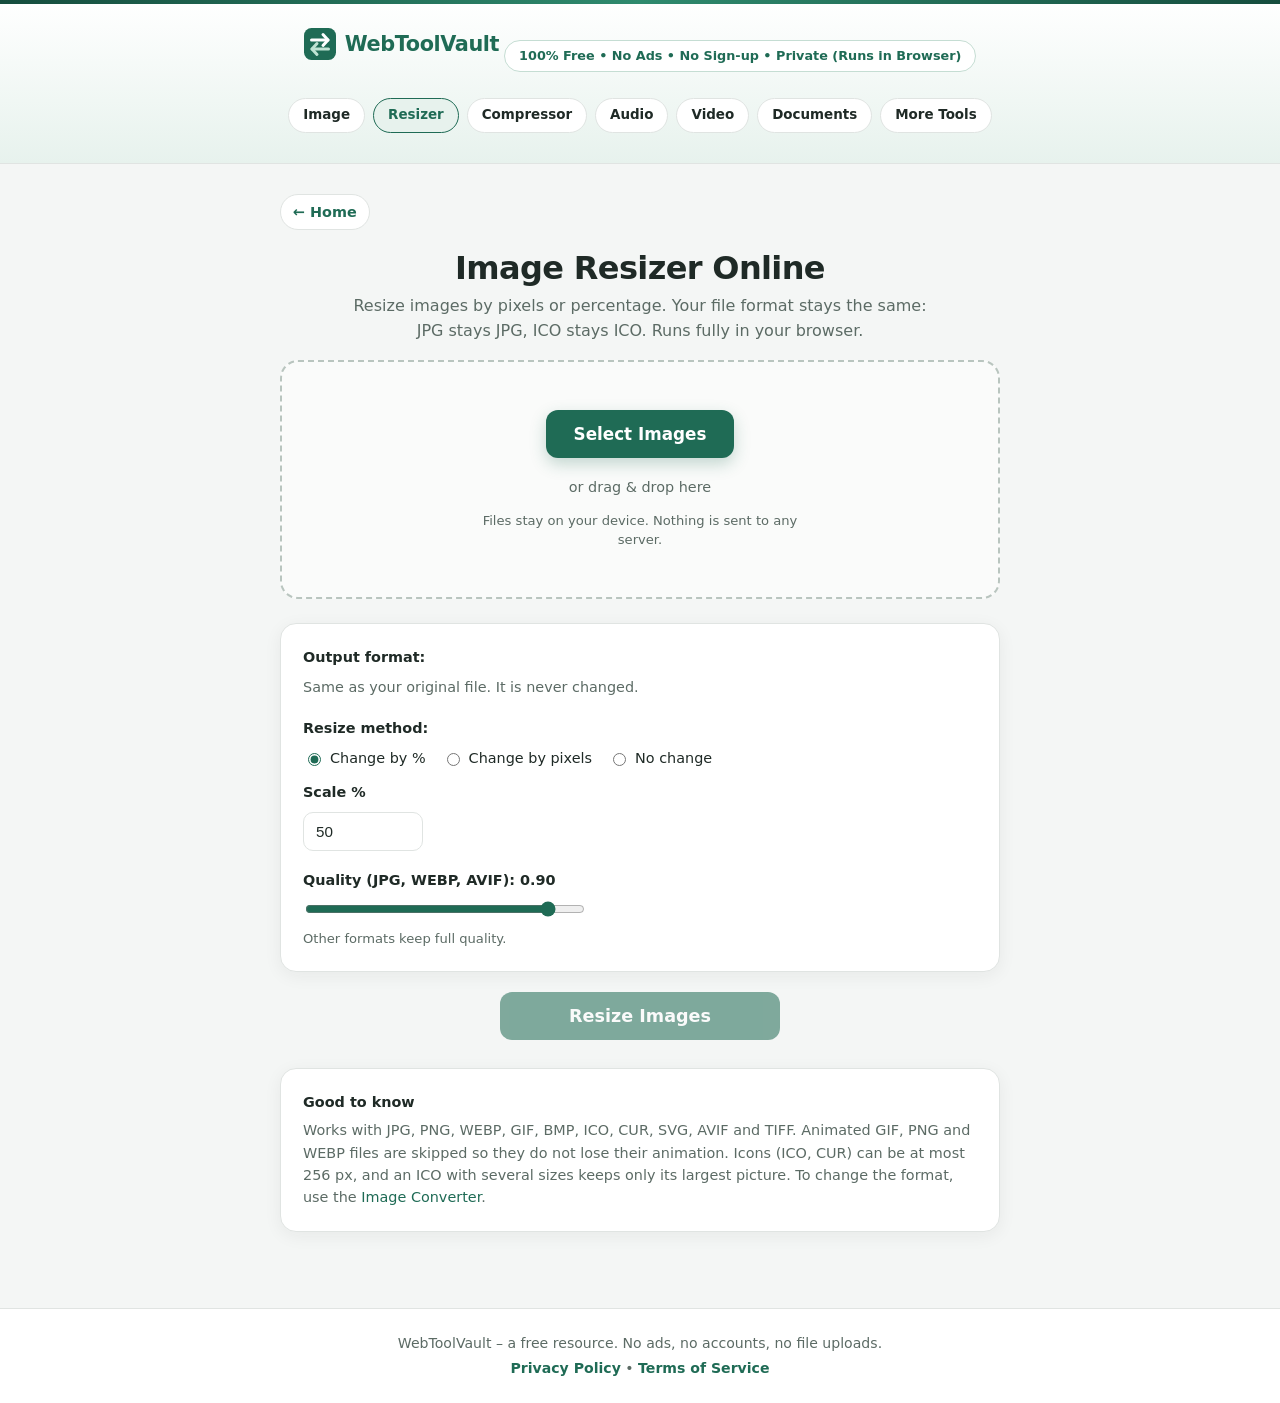
<file: resizer.html>
<!DOCTYPE html>
<html lang="en">
<head>
  <meta charset="utf-8">
  <meta name="viewport" content="width=device-width, initial-scale=1">
  <meta name="color-scheme" content="light">
  <meta name="description" content="Free online image resizer. Resize JPG, PNG, WebP, GIF, SVG and ICO by pixels or percentage. The format stays the same. Private, runs in your browser.">
  <title>Image Resizer – WebToolVault</title>
  <meta name="theme-color" content="#1f6b55">
  <link rel="icon" href="favicon.svg" type="image/svg+xml">
  <link rel="stylesheet" href="css/style.css">
<!-- SEO:START -->
<meta name="robots" content="index, follow, max-image-preview:large">
<link rel="canonical" href="https://yourdomain.com/resizer.html">
<meta property="og:site_name" content="WebToolVault">
<meta property="og:locale" content="en_US">
<meta property="og:url" content="https://yourdomain.com/resizer.html">
<meta property="og:image" content="https://yourdomain.com/og-image.png">
<meta property="og:image:width" content="1200">
<meta property="og:image:height" content="630">
<meta property="og:image:alt" content="WebToolVault - free online file converters">
<meta property="og:title" content="Image Resizer – WebToolVault">
<meta property="og:description" content="Free online image resizer. Resize JPG, PNG, WebP, GIF, SVG and ICO by pixels or percentage. The format stays the same. Private, runs in your browser.">
<meta property="og:type" content="website">
<meta name="twitter:card" content="summary_large_image">
<meta name="twitter:title" content="Image Resizer – WebToolVault">
<meta name="twitter:description" content="Free online image resizer. Resize JPG, PNG, WebP, GIF, SVG and ICO by pixels or percentage. The format stays the same. Private, runs in your browser.">
<meta name="twitter:image" content="https://yourdomain.com/og-image.png">
<link rel="apple-touch-icon" href="/apple-touch-icon.png">
<link rel="icon" type="image/png" sizes="32x32" href="/icons/icon-32.png">
<link rel="icon" type="image/png" sizes="16x16" href="/icons/icon-16.png">
<link rel="manifest" href="/site.webmanifest">
<script type="application/ld+json">{"@context": "https://schema.org", "@type": "BreadcrumbList", "itemListElement": [{"@type": "ListItem", "position": 1, "name": "Home", "item": "https://yourdomain.com/"}, {"@type": "ListItem", "position": 2, "name": "Image Resizer", "item": "https://yourdomain.com/resizer.html"}]}</script>
<!-- SEO:END -->
</head>
<body data-tool="resize">
  <header class="site-header">
    <a class="brand" href="index.html">WebToolVault</a>
    <div class="badge">100% Free • No Ads • No Sign-up • Private (Runs in Browser)</div>
    <nav class="cat-nav">
      <a href="image.html">Image</a>
      <a href="resizer.html" class="active">Resizer</a>
      <a href="compressor.html">Compressor</a>
      <a href="audio.html">Audio</a>
      <a href="video.html">Video</a>
      <a href="documents.html">Documents</a>
      <a href="more.html">More Tools</a>
    </nav>
  </header>

  <main>
    <div class="converter-wrap">
      <a class="back" href="index.html">← Home</a>
      <h1 style="margin: 4px 0 6px; text-align:center;">Image Resizer Online</h1>
      <p class="sub" style="text-align:center;">Resize images by pixels or percentage. Your file format stays the same: JPG stays JPG, ICO stays ICO. Runs fully in your browser.</p>

      <div class="drop-zone" id="drop">
        <button type="button" class="big-btn" id="pickBtn">Select Images</button>
        <div class="hint">or drag &amp; drop here</div>
        <div class="privacy">Files stay on your device. Nothing is sent to any server.</div>
        <input type="file" id="fileInput" accept="image/jpeg,image/png,image/webp,image/gif,image/bmp,image/svg+xml,image/avif,image/tiff,.jpg,.jpeg,.jfif,.png,.webp,.gif,.bmp,.svg,.avif,.tif,.tiff,.ico,.cur" multiple hidden>
      </div>

      <div class="file-list" id="fileList" style="display:none;"></div>

      <div class="options-box">
        <label>Output format:</label>
        <p style="margin:0; color:var(--muted); font-size:0.9rem;">Same as your original file. It is never changed.</p>

        <div style="margin-top:18px;">
          <label>Resize method:</label>
          <div class="radio-row">
            <label><input type="radio" name="resize" value="percent" checked> Change by %</label>
            <label><input type="radio" name="resize" value="pixels"> Change by pixels</label>
            <label><input type="radio" name="resize" value="none"> No change</label>
          </div>
        </div>

        <div id="pixelOpts" style="display:none; margin-top:12px;">
          <div style="display:flex; gap:12px; flex-wrap:wrap;">
            <div>
              <label for="w">Width (px)</label>
              <input type="number" id="w" min="1" placeholder="e.g. 800">
            </div>
            <div>
              <label for="h">Height (px)</label>
              <input type="number" id="h" min="1" placeholder="e.g. 600">
            </div>
          </div>
          <label style="margin-top:10px; font-weight:500;"><input type="checkbox" id="keepRatio" checked> Keep aspect ratio</label>
        </div>

        <div id="percentOpts" style="margin-top:12px;">
          <label for="pct">Scale %</label>
          <input type="number" id="pct" min="1" max="500" value="50" style="max-width:120px;">
        </div>

        <div style="margin-top:18px;">
          <label for="quality">Quality (JPG, WEBP, AVIF): <span id="qVal">0.90</span></label>
          <input type="range" id="quality" min="0.1" max="1" step="0.01" value="0.90" style="width:100%; max-width:280px; accent-color:var(--ac);">
          <div style="font-size:0.82rem; color:var(--muted); margin-top:4px;">Other formats keep full quality.</div>
        </div>
      </div>

      <button class="convert-btn" id="convertBtn" disabled>Resize Images</button>
      <div class="result-area" id="result" aria-live="polite"></div>

      <div class="options-box" style="margin-top:28px;">
        <label style="margin-bottom:6px;">Good to know</label>
        <p style="margin:0; color:var(--muted); font-size:0.9rem;">
          Works with JPG, PNG, WEBP, GIF, BMP, ICO, CUR, SVG, AVIF and TIFF. Animated GIF, PNG and WEBP files are skipped so they do not lose their animation.
          Icons (ICO, CUR) can be at most 256 px, and an ICO with several sizes keeps only its largest picture.
          To change the format, use the <a href="image.html">Image Converter</a>.
        </p>
      </div>
    </div>
  </main>

  <footer class="site-footer">
    WebToolVault – a free resource. No ads, no accounts, no file uploads.
    <br>
    <a href="privacy.html">Privacy Policy</a> • <a href="terms.html">Terms of Service</a>
  </footer>
  <script src="js/image-tools.js"></script>
</body>
</html>
</file>
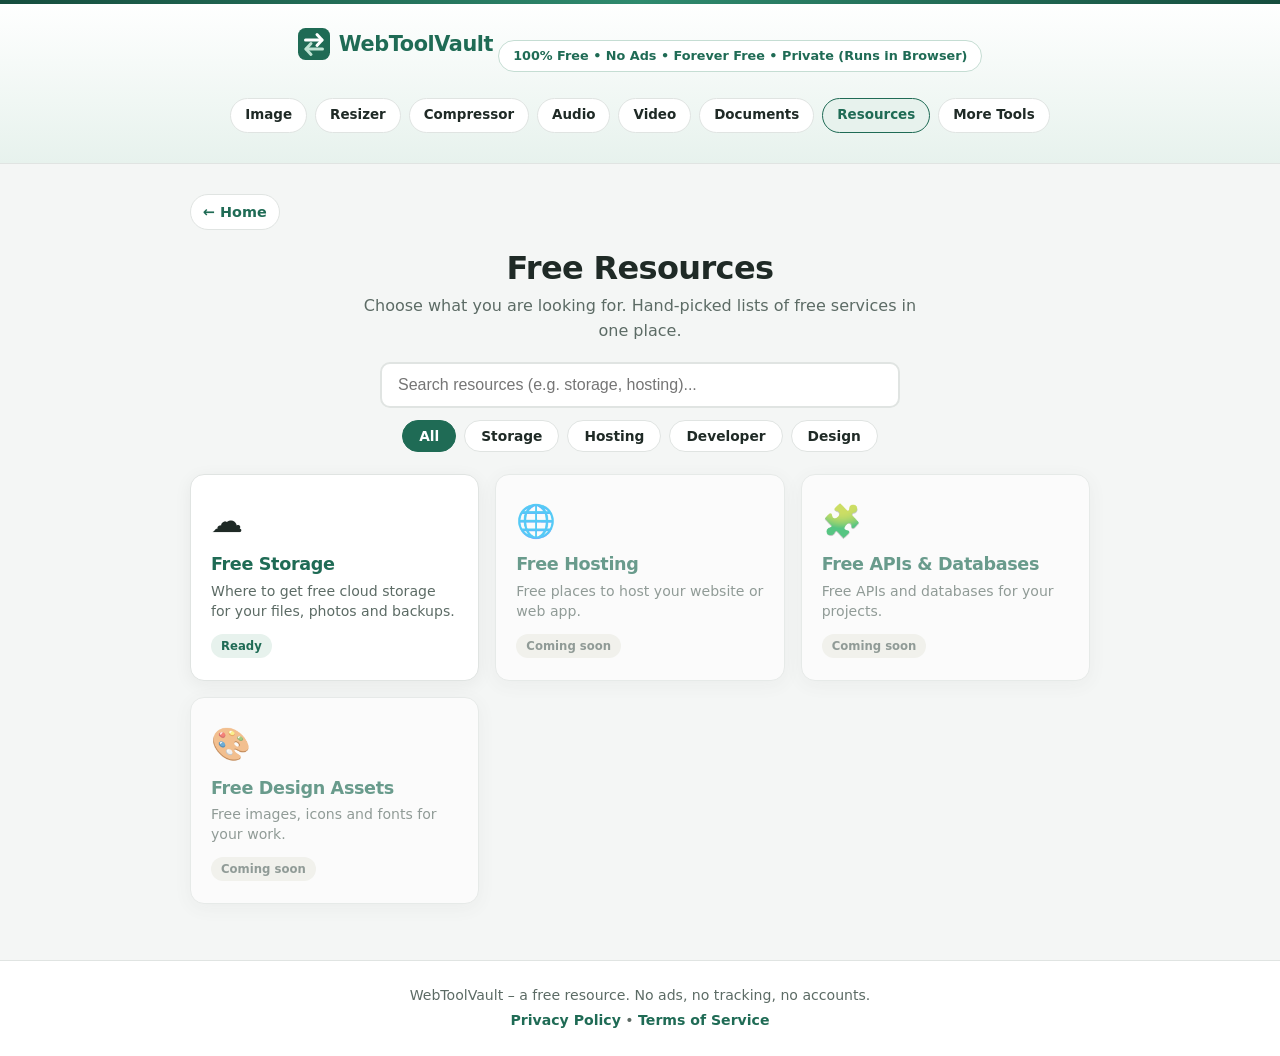
<file: resources.html>
<!DOCTYPE html>
<html lang="en">
<head>
  <meta charset="utf-8">
  <meta name="viewport" content="width=device-width, initial-scale=1">
  <meta name="color-scheme" content="light">
  <meta name="description" content="Free resources directory: free cloud storage, free hosting and more. Browse and pick what you need.">
  <title>Free Resources – WebToolVault</title>
<meta name="theme-color" content="#1f6b55">
<link rel="icon" href="favicon.svg" type="image/svg+xml">
  <link rel="stylesheet" href="css/style.css">
  <style>
    .res-wrap { max-width: 900px; margin: 0 auto; }
    .res-hero { text-align: center; margin-bottom: 18px; }
    .res-hero h1 { margin: 4px 0 6px; font-size: clamp(1.5rem, 4vw, 2rem); }
    .res-search {
      width: 100%;
      max-width: 520px;
      display: block;
      margin: 14px auto 12px;
      font-size: 1rem;
      padding: 12px 16px;
      border: 2px solid var(--line);
      border-radius: 10px;
      background: #fff;
      color: var(--text);
    }
    .res-search:focus { outline: none; border-color: var(--ac); }
    .chips {
      display: flex;
      flex-wrap: wrap;
      gap: 8px;
      justify-content: center;
      margin-bottom: 22px;
    }
    .chip {
      font-size: 0.86rem;
      font-weight: 600;
      padding: 7px 16px;
      border-radius: 999px;
      border: 1px solid var(--line);
      background: #fff !important;
      color: var(--text) !important;
      cursor: pointer;
    }
    .chip:hover { border-color: var(--ac); background: var(--soft) !important; }
    .chip.active {
      background: var(--ac) !important;
      color: #fff !important;
      border-color: var(--ac);
    }
    .res-grid {
      display: grid;
      grid-template-columns: repeat(auto-fill, minmax(250px, 1fr));
      gap: 16px;
    }
    .res-card {
      background: #fff;
      border: 1px solid var(--line);
      border-radius: 14px;
      padding: 22px 20px;
      text-decoration: none;
      color: var(--text);
      display: block;
      box-shadow: var(--shadow);
      transition: border-color 0.15s, transform 0.15s, box-shadow 0.15s;
    }
    a.res-card:hover {
      border-color: var(--ac);
      transform: translateY(-3px);
      box-shadow: 0 10px 28px rgba(31, 107, 85, 0.12);
      text-decoration: none;
      color: var(--text);
    }
    .res-card .icon { font-size: 2rem; display: block; margin-bottom: 8px; }
    .res-card h2 {
      font-size: 1.1rem;
      margin: 0 0 6px;
      color: var(--ac);
      border: none;
      padding: 0;
    }
    .res-card p {
      margin: 0;
      color: var(--muted);
      font-size: 0.88rem;
      line-height: 1.4;
    }
    .res-card .tag {
      display: inline-block;
      margin-top: 12px;
      font-size: 0.73rem;
      background: var(--soft);
      color: var(--ac);
      padding: 3px 10px;
      border-radius: 999px;
      font-weight: 600;
    }
    .res-card.soon-card { opacity: 0.65; cursor: default; }
    .res-card.soon-card .tag { background: #f0efe8; color: var(--muted); }
    #resEmpty {
      display: none;
      text-align: center;
      color: var(--muted);
      padding: 36px 16px;
    }
  </style>
<!-- SEO:START -->
<meta name="robots" content="index, follow, max-image-preview:large">
<link rel="canonical" href="https://yourdomain.com/resources.html">
<meta property="og:site_name" content="WebToolVault">
<meta property="og:locale" content="en_US">
<meta property="og:url" content="https://yourdomain.com/resources.html">
<meta property="og:image" content="https://yourdomain.com/og-image.png">
<meta property="og:image:width" content="1200">
<meta property="og:image:height" content="630">
<meta property="og:image:alt" content="WebToolVault - free online file converters">
<meta property="og:title" content="Free Resources – WebToolVault">
<meta property="og:description" content="Free resources directory: free cloud storage, free hosting and more. Browse and pick what you need.">
<meta property="og:type" content="website">
<meta name="twitter:card" content="summary_large_image">
<meta name="twitter:title" content="Free Resources – WebToolVault">
<meta name="twitter:description" content="Free resources directory: free cloud storage, free hosting and more. Browse and pick what you need.">
<meta name="twitter:image" content="https://yourdomain.com/og-image.png">
<link rel="apple-touch-icon" href="/apple-touch-icon.png">
<link rel="icon" type="image/png" sizes="32x32" href="/icons/icon-32.png">
<link rel="icon" type="image/png" sizes="16x16" href="/icons/icon-16.png">
<link rel="manifest" href="/site.webmanifest">
<script type="application/ld+json">{"@context": "https://schema.org", "@type": "BreadcrumbList", "itemListElement": [{"@type": "ListItem", "position": 1, "name": "Home", "item": "https://yourdomain.com/"}, {"@type": "ListItem", "position": 2, "name": "Resources", "item": "https://yourdomain.com/resources.html"}]}</script>
<!-- SEO:END -->
</head>
<body>
  <header class="site-header">
    <a class="brand" href="index.html">WebToolVault</a>
    <div class="badge">100% Free • No Ads • Forever Free • Private (Runs in Browser)</div>
    <nav class="cat-nav">
      <a href="image.html">Image</a>
      <a href="resizer.html">Resizer</a>
      <a href="compressor.html">Compressor</a>
      <a href="audio.html">Audio</a>
      <a href="video.html">Video</a>
      <a href="documents.html">Documents</a>
      <a href="resources.html" class="active">Resources</a>
      <a href="more.html">More Tools</a>
    </nav>
  </header>

  <main>
    <div class="res-wrap">
      <a class="back" href="index.html">← Home</a>

      <div class="res-hero">
        <h1>Free Resources</h1>
        <p class="sub">Choose what you are looking for. Hand-picked lists of free services in one place.</p>
      </div>

      <input type="search" id="resSearch" class="res-search" placeholder="Search resources (e.g. storage, hosting)...">

      <div class="chips" id="chips">
        <button type="button" class="chip active" data-cat="all">All</button>
        <button type="button" class="chip" data-cat="storage">Storage</button>
        <button type="button" class="chip" data-cat="hosting">Hosting</button>
        <button type="button" class="chip" data-cat="developer">Developer</button>
        <button type="button" class="chip" data-cat="design">Design</button>
      </div>

      <div class="res-grid" id="resGrid">

        <!-- READY -->
        <a class="res-card" href="storage.html" data-cat="storage" data-name="free storage cloud space drive backup">
          <span class="icon">☁️</span>
          <h2>Free Storage</h2>
          <p>Where to get free cloud storage for your files, photos and backups.</p>
          <span class="tag">Ready</span>
        </a>

        <!-- COMING SOON -->
        <div class="res-card soon-card" data-cat="hosting" data-name="free hosting website server">
          <span class="icon">🌐</span>
          <h2>Free Hosting</h2>
          <p>Free places to host your website or web app.</p>
          <span class="tag">Coming soon</span>
        </div>

        <div class="res-card soon-card" data-cat="developer" data-name="free api developer tools database">
          <span class="icon">🧩</span>
          <h2>Free APIs &amp; Databases</h2>
          <p>Free APIs and databases for your projects.</p>
          <span class="tag">Coming soon</span>
        </div>

        <div class="res-card soon-card" data-cat="design" data-name="free design images icons fonts">
          <span class="icon">🎨</span>
          <h2>Free Design Assets</h2>
          <p>Free images, icons and fonts for your work.</p>
          <span class="tag">Coming soon</span>
        </div>

      </div>

      <div id="resEmpty">No resources found. Try a different search.</div>
    </div>
  </main>

  <footer class="site-footer">
    WebToolVault – a free resource. No ads, no tracking, no accounts.
    <br>
    <a href="privacy.html">Privacy Policy</a> • <a href="terms.html">Terms of Service</a>
  </footer>

  <script>
    (function () {
      var cards = Array.prototype.slice.call(document.querySelectorAll("#resGrid .res-card"));
      var chips = Array.prototype.slice.call(document.querySelectorAll("#chips .chip"));
      var search = document.getElementById("resSearch");
      var empty = document.getElementById("resEmpty");
      var activeCat = "all";

      function apply() {
        var q = search.value.trim().toLowerCase();
        var shown = 0;
        cards.forEach(function (c) {
          var text = (c.textContent + " " + (c.getAttribute("data-name") || "")).toLowerCase();
          var okCat = activeCat === "all" || c.getAttribute("data-cat") === activeCat;
          var okQ = !q || text.indexOf(q) !== -1;
          var show = okCat && okQ;
          c.style.display = show ? "" : "none";
          if (show) shown++;
        });
        empty.style.display = shown ? "none" : "block";
      }

      chips.forEach(function (chip) {
        chip.addEventListener("click", function () {
          chips.forEach(function (c) { c.classList.remove("active"); });
          chip.classList.add("active");
          activeCat = chip.getAttribute("data-cat");
          apply();
        });
      });

      search.addEventListener("input", apply);
    })();
  </script>
</body>
</html>
</file>
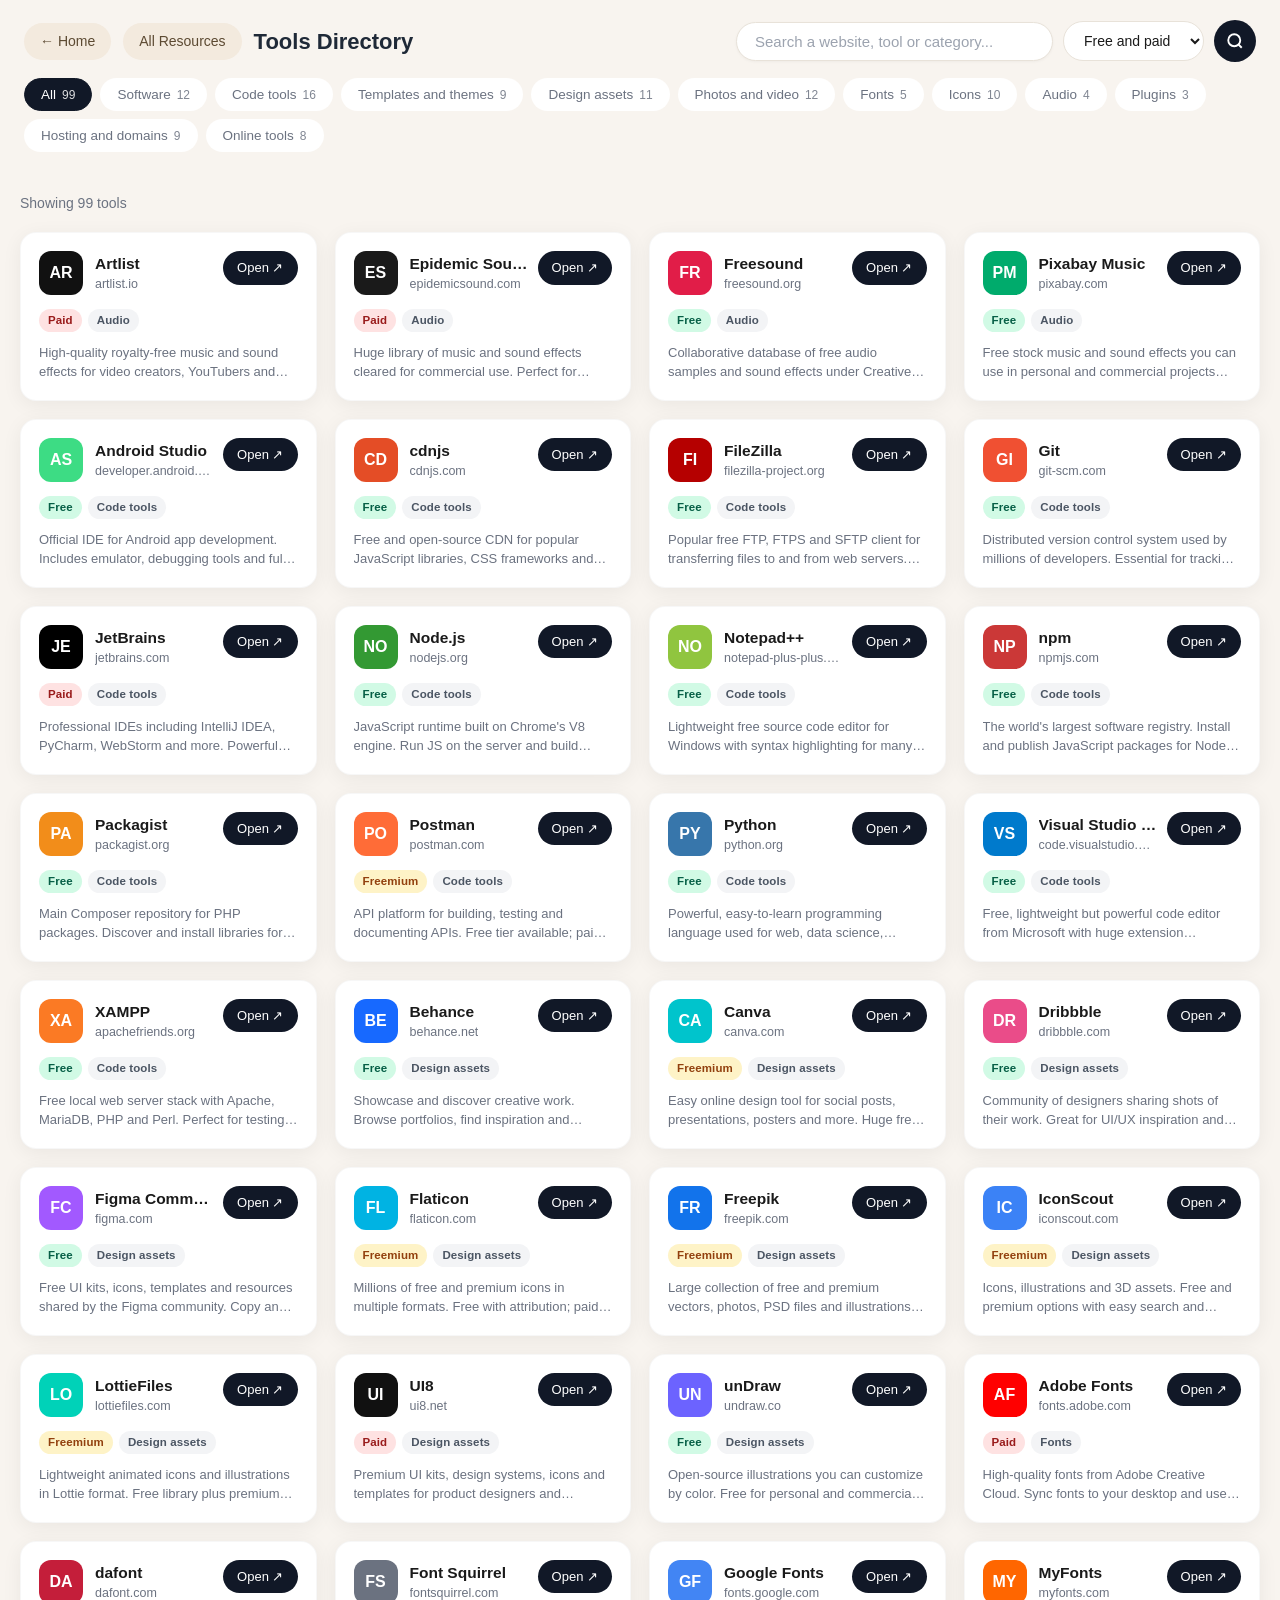
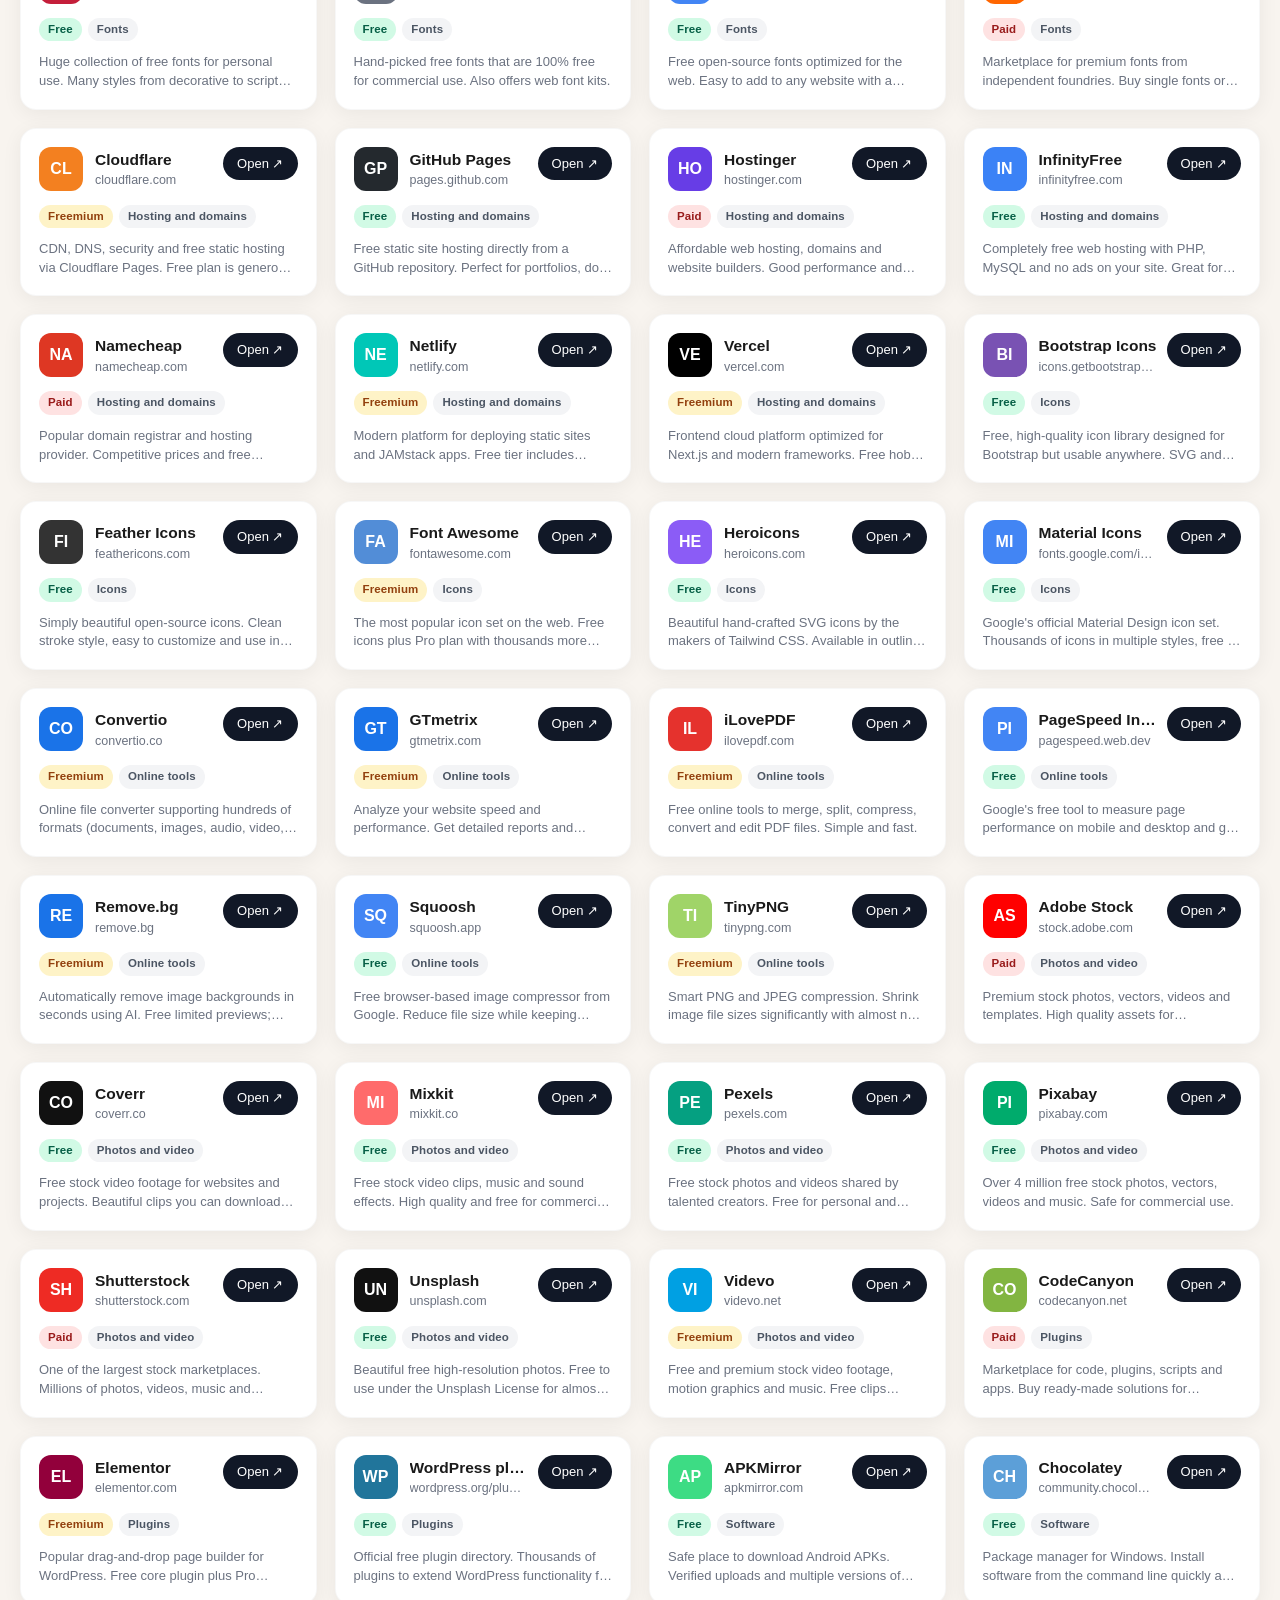
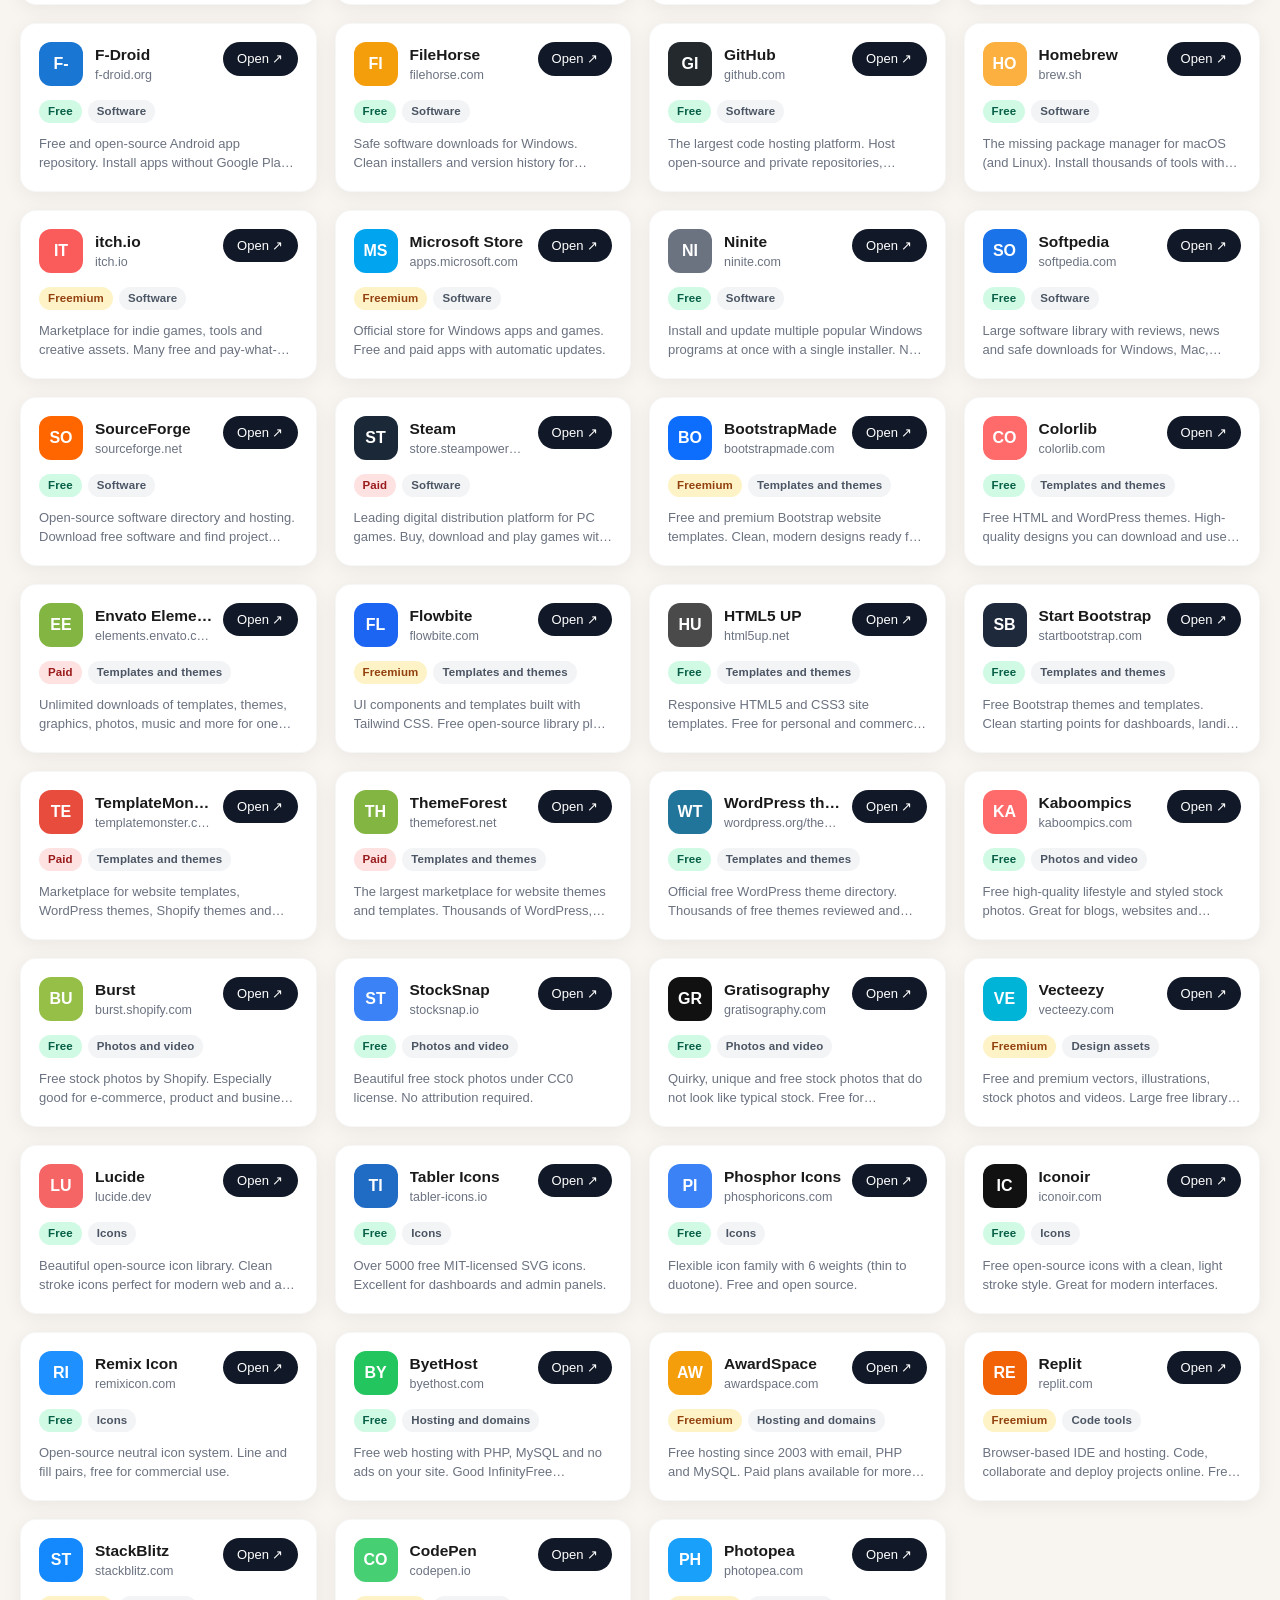
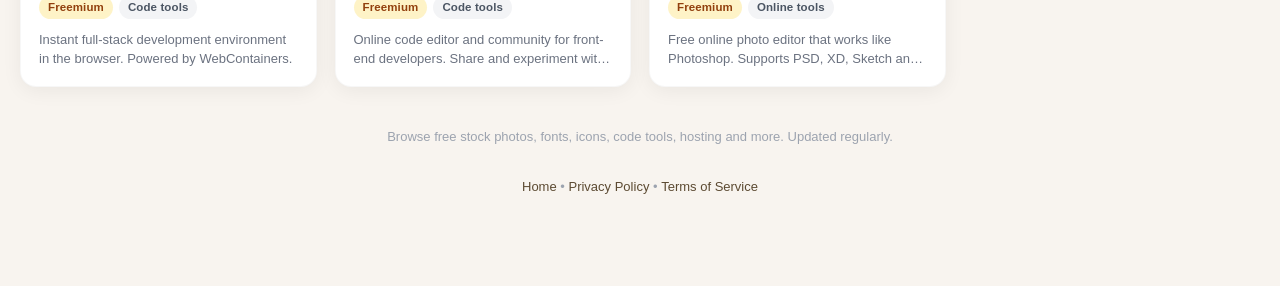
<file: storage.html>
<!DOCTYPE html>
<html lang="en">
<head>
    <meta charset="UTF-8">
    <meta name="viewport" content="width=device-width, initial-scale=1.0">
    <title>Free & Paid Tools Directory – 99 Tools, Software, Design Assets, Stock Photos, Fonts & More</title>
<meta name="theme-color" content="#1f6b55">
<link rel="icon" href="favicon.svg" type="image/svg+xml">
    <meta name="description" content="Discover 99 free and paid tools, software, stock photos, videos, fonts, icons, design assets, hosting, code tools and online utilities. Find free images, free hosting, free templates and more in one place.">
    <meta name="keywords" content="free tools, free software, free stock photos, free images, free fonts, free icons, free hosting, freemium tools, design assets, code tools, online tools">
    <style>
        :root {
            --bg: #f8f4ef;
            --card: #ffffff;
            --text: #1a1a1a;
            --muted: #6b7280;
            --border: #e8e2d9;
            --primary: #1f2937;
            --accent: #111827;
            --free: #10b981;
            --paid: #ef4444;
            --freemium: #f59e0b;
            --shadow: 0 4px 20px rgba(0,0,0,0.06);
            --radius: 16px;
        }

        * {
            box-sizing: border-box;
            margin: 0;
            padding: 0;
        }

        body {
            font-family: -apple-system, BlinkMacSystemFont, "Segoe UI", Roboto, "Helvetica Neue", Arial, sans-serif;
            background: var(--bg);
            color: var(--text);
            line-height: 1.5;
            min-height: 100vh;
        }

        /* Header */
        .header {
            background: var(--bg);
            padding: 20px 24px 12px;
            position: sticky;
            top: 0;
            z-index: 100;
            border-bottom: 1px solid transparent;
        }

        .header-top {
            display: flex;
            align-items: center;
            justify-content: space-between;
            gap: 16px;
            max-width: 1280px;
            margin: 0 auto 16px;
            flex-wrap: wrap;
        }

        .logo-area {
            display: flex;
            align-items: center;
            gap: 12px;
        }

        .back-btn {
            display: inline-flex;
            align-items: center;
            gap: 6px;
            background: #f3eade;
            color: #5c4a32;
            border: none;
            padding: 8px 16px;
            border-radius: 999px;
            font-size: 14px;
            font-weight: 500;
            cursor: pointer;
            text-decoration: none;
        }

        .title {
            font-size: 22px;
            font-weight: 700;
            color: var(--primary);
        }

        .search-wrap {
            display: flex;
            align-items: center;
            gap: 10px;
            flex: 1;
            max-width: 520px;
            min-width: 260px;
        }

        .search-box {
            flex: 1;
            display: flex;
            align-items: center;
            background: #fff;
            border: 1px solid var(--border);
            border-radius: 999px;
            padding: 10px 18px;
            box-shadow: 0 1px 3px rgba(0,0,0,0.04);
        }

        .search-box input {
            border: none;
            outline: none;
            width: 100%;
            font-size: 15px;
            background: transparent;
            color: var(--text);
        }

        .search-box input::placeholder {
            color: #9ca3af;
        }

        .filter-select {
            background: #fff;
            border: 1px solid var(--border);
            border-radius: 999px;
            padding: 10px 16px;
            font-size: 14px;
            color: var(--text);
            cursor: pointer;
            outline: none;
        }

        .search-btn {
            background: var(--accent);
            color: #fff;
            border: none;
            width: 42px;
            height: 42px;
            border-radius: 50%;
            display: flex;
            align-items: center;
            justify-content: center;
            cursor: pointer;
            flex-shrink: 0;
        }

        /* Category pills */
        .categories {
            max-width: 1280px;
            margin: 0 auto;
            display: flex;
            flex-wrap: wrap;
            gap: 8px;
            padding-bottom: 4px;
        }

        .cat-pill {
            display: inline-flex;
            align-items: center;
            gap: 6px;
            padding: 8px 16px;
            border-radius: 999px;
            font-size: 13.5px;
            font-weight: 500;
            border: 1px solid transparent;
            background: #fff;
            color: var(--muted);
            cursor: pointer;
            transition: all 0.15s ease;
            white-space: nowrap;
        }

        .cat-pill:hover {
            background: #f3f0eb;
            color: var(--text);
        }

        .cat-pill.active {
            background: var(--accent);
            color: #fff;
            border-color: var(--accent);
        }

        .cat-count {
            font-size: 12px;
            opacity: 0.85;
        }

        /* Main content */
        .main {
            max-width: 1280px;
            margin: 0 auto;
            padding: 24px 20px 60px;
        }

        .results-info {
            font-size: 14px;
            color: var(--muted);
            margin-bottom: 18px;
        }

        /* Cards grid */
        .grid {
            display: grid;
            grid-template-columns: repeat(auto-fill, minmax(260px, 1fr));
            gap: 18px;
        }

        .card {
            background: var(--card);
            border-radius: var(--radius);
            padding: 18px;
            box-shadow: var(--shadow);
            border: 1px solid rgba(0,0,0,0.03);
            display: flex;
            flex-direction: column;
            gap: 12px;
            transition: transform 0.18s ease, box-shadow 0.18s ease;
            cursor: pointer;
            position: relative;
        }

        .card:hover {
            transform: translateY(-3px);
            box-shadow: 0 12px 28px rgba(0,0,0,0.09);
        }

        .card-top {
            display: flex;
            align-items: flex-start;
            justify-content: space-between;
            gap: 10px;
        }

        .card-left {
            display: flex;
            align-items: center;
            gap: 12px;
            min-width: 0;
        }

        .logo {
            width: 44px;
            height: 44px;
            border-radius: 12px;
            display: flex;
            align-items: center;
            justify-content: center;
            font-weight: 700;
            font-size: 16px;
            color: #fff;
            flex-shrink: 0;
            text-transform: uppercase;
            overflow: hidden;
            background: #f3f4f6;
        }
        .logo img {
            width: 100%;
            height: 100%;
            object-fit: contain;
            padding: 4px;
        }

        .card-info {
            min-width: 0;
        }

        .card-name {
            font-size: 15.5px;
            font-weight: 650;
            color: var(--text);
            white-space: nowrap;
            overflow: hidden;
            text-overflow: ellipsis;
        }

        .card-url {
            font-size: 12.5px;
            color: var(--muted);
            white-space: nowrap;
            overflow: hidden;
            text-overflow: ellipsis;
        }

        .open-btn {
            background: var(--accent);
            color: #fff;
            border: none;
            padding: 7px 14px;
            border-radius: 999px;
            font-size: 13px;
            font-weight: 500;
            cursor: pointer;
            display: inline-flex;
            align-items: center;
            gap: 5px;
            flex-shrink: 0;
            text-decoration: none;
            transition: background 0.15s;
        }

        .open-btn:hover {
            background: #000;
        }

        .card-badges {
            display: flex;
            flex-wrap: wrap;
            gap: 6px;
            margin-top: 2px;
        }

        .badge {
            display: inline-flex;
            align-items: center;
            padding: 3px 9px;
            border-radius: 999px;
            font-size: 11.5px;
            font-weight: 600;
            letter-spacing: 0.01em;
        }

        .badge-free {
            background: #d1fae5;
            color: #065f46;
        }

        .badge-paid {
            background: #fee2e2;
            color: #991b1b;
        }

        .badge-freemium {
            background: #fef3c7;
            color: #92400e;
        }

        .badge-cat {
            background: #f3f4f6;
            color: #4b5563;
        }

        .card-desc {
            font-size: 13px;
            color: var(--muted);
            line-height: 1.45;
            display: -webkit-box;
            -webkit-line-clamp: 2;
            -webkit-box-orient: vertical;
            overflow: hidden;
        }

        /* Modal */
        .modal-overlay {
            position: fixed;
            inset: 0;
            background: rgba(0,0,0,0.45);
            display: none;
            align-items: center;
            justify-content: center;
            z-index: 200;
            padding: 20px;
            backdrop-filter: blur(4px);
        }

        .modal-overlay.active {
            display: flex;
        }

        .modal {
            background: #fff;
            border-radius: 20px;
            max-width: 520px;
            width: 100%;
            max-height: 90vh;
            overflow-y: auto;
            box-shadow: 0 25px 50px rgba(0,0,0,0.2);
            animation: modalIn 0.22s ease;
        }

        @keyframes modalIn {
            from { opacity: 0; transform: translateY(16px) scale(0.97); }
            to { opacity: 1; transform: translateY(0) scale(1); }
        }

        .modal-header {
            padding: 24px 24px 16px;
            display: flex;
            align-items: flex-start;
            gap: 16px;
            border-bottom: 1px solid #f0ece6;
        }

        .modal-logo {
            width: 56px;
            height: 56px;
            border-radius: 14px;
            display: flex;
            align-items: center;
            justify-content: center;
            font-weight: 700;
            font-size: 20px;
            color: #fff;
            flex-shrink: 0;
            overflow: hidden;
            background: #f3f4f6;
        }
        .modal-logo img {
            width: 100%;
            height: 100%;
            object-fit: contain;
            padding: 6px;
        }

        .modal-title-area {
            flex: 1;
            min-width: 0;
        }

        .modal-title {
            font-size: 20px;
            font-weight: 700;
            margin-bottom: 2px;
        }

        .modal-url {
            font-size: 13.5px;
            color: var(--muted);
        }

        .modal-close {
            background: #f3f4f6;
            border: none;
            width: 36px;
            height: 36px;
            border-radius: 50%;
            font-size: 20px;
            cursor: pointer;
            color: #6b7280;
            display: flex;
            align-items: center;
            justify-content: center;
            flex-shrink: 0;
        }

        .modal-close:hover {
            background: #e5e7eb;
            color: #111;
        }

        .modal-body {
            padding: 20px 24px 28px;
        }

        .modal-badges {
            display: flex;
            flex-wrap: wrap;
            gap: 8px;
            margin-bottom: 18px;
        }

        .modal-section {
            margin-bottom: 18px;
        }

        .modal-section h3 {
            font-size: 13px;
            text-transform: uppercase;
            letter-spacing: 0.04em;
            color: #9ca3af;
            margin-bottom: 6px;
            font-weight: 600;
        }

        .modal-section p {
            font-size: 14.5px;
            color: #374151;
            line-height: 1.55;
        }

        .modal-features {
            display: flex;
            flex-wrap: wrap;
            gap: 8px;
        }

        .feature-tag {
            background: #f8f4ef;
            color: #5c4a32;
            padding: 5px 12px;
            border-radius: 999px;
            font-size: 12.5px;
            font-weight: 500;
        }

        .modal-actions {
            display: flex;
            gap: 10px;
            margin-top: 22px;
        }

        .btn-primary {
            background: var(--accent);
            color: #fff;
            border: none;
            padding: 11px 22px;
            border-radius: 999px;
            font-size: 14.5px;
            font-weight: 600;
            cursor: pointer;
            text-decoration: none;
            display: inline-flex;
            align-items: center;
            gap: 6px;
        }

        .btn-primary:hover {
            background: #000;
        }

        .btn-secondary {
            background: #f3f4f6;
            color: #374151;
            border: none;
            padding: 11px 20px;
            border-radius: 999px;
            font-size: 14.5px;
            font-weight: 500;
            cursor: pointer;
        }

        .btn-secondary:hover {
            background: #e5e7eb;
        }

        /* Empty state */
        .empty {
            text-align: center;
            padding: 60px 20px;
            color: var(--muted);
        }

        .empty h3 {
            font-size: 18px;
            margin-bottom: 8px;
            color: var(--text);
        }

        /* Footer note */
        .footer-note {
            text-align: center;
            font-size: 13px;
            color: #9ca3af;
            margin-top: 40px;
            padding-bottom: 20px;
        }

        /* Responsive */
        @media (max-width: 640px) {
            .header-top {
                flex-direction: column;
                align-items: stretch;
            }
            .search-wrap {
                max-width: none;
            }
            .grid {
                grid-template-columns: 1fr;
            }
            .title {
                font-size: 18px;
            }
        }
.logo-area { flex-wrap: wrap; }
.footer-links {
    text-align: center;
    font-size: 13px;
    color: #9ca3af;
    padding: 10px 0 30px;
}
.footer-links a {
    color: #5c4a32;
    text-decoration: none;
    font-weight: 500;
}
.footer-links a:hover { text-decoration: underline; }
    </style>
<!-- SEO:START -->
<meta name="robots" content="index, follow, max-image-preview:large">
<link rel="canonical" href="https://yourdomain.com/storage.html">
<meta property="og:site_name" content="WebToolVault">
<meta property="og:locale" content="en_US">
<meta property="og:url" content="https://yourdomain.com/storage.html">
<meta property="og:image" content="https://yourdomain.com/og-image.png">
<meta property="og:image:width" content="1200">
<meta property="og:image:height" content="630">
<meta property="og:image:alt" content="WebToolVault - free online file converters">
<meta property="og:title" content="Free &amp; Paid Tools Directory – 99 Tools, Software, Design Assets, Stock Photos, Fonts &amp; More">
<meta property="og:description" content="Discover 99 free and paid tools, software, stock photos, videos, fonts, icons, design assets, hosting, code tools and online utilities. Find free images, free hosting, free templates and more in one place.">
<meta property="og:type" content="website">
<meta name="twitter:card" content="summary_large_image">
<meta name="twitter:title" content="Free &amp; Paid Tools Directory – 99 Tools, Software, Design Assets, Stock Photos, Fonts &amp; More">
<meta name="twitter:description" content="Discover 99 free and paid tools, software, stock photos, videos, fonts, icons, design assets, hosting, code tools and online utilities. Find free images, free hosting, free templates and more in one place.">
<meta name="twitter:image" content="https://yourdomain.com/og-image.png">
<link rel="apple-touch-icon" href="/apple-touch-icon.png">
<link rel="icon" type="image/png" sizes="32x32" href="/icons/icon-32.png">
<link rel="icon" type="image/png" sizes="16x16" href="/icons/icon-16.png">
<link rel="manifest" href="/site.webmanifest">
<script type="application/ld+json">{"@context": "https://schema.org", "@type": "BreadcrumbList", "itemListElement": [{"@type": "ListItem", "position": 1, "name": "Home", "item": "https://yourdomain.com/"}, {"@type": "ListItem", "position": 2, "name": "Tools Directory", "item": "https://yourdomain.com/storage.html"}]}</script>
<!-- SEO:END -->
</head>
<body>
    <header class="header">
        <div class="header-top">
            <div class="logo-area">
                <a href="index.html" class="back-btn">← Home</a>
<a href="resources.html" class="back-btn">All Resources</a>
                <h1 class="title">Tools Directory</h1>
            </div>
            <div class="search-wrap">
                <div class="search-box">
                    <input type="text" id="searchInput" placeholder="Search a website, tool or category..." autocomplete="off">
                </div>
                <select class="filter-select" id="licenseFilter">
                    <option value="all">Free and paid</option>
                    <option value="Free">Free only</option>
                    <option value="Paid">Paid only</option>
                    <option value="Freemium">Freemium</option>
                </select>
                <button class="search-btn" id="searchBtn" aria-label="Search">
                    <svg width="18" height="18" viewBox="0 0 24 24" fill="none" stroke="currentColor" stroke-width="2.5"><circle cx="11" cy="11" r="8"/><path d="M21 21l-4.35-4.35"/></svg>
                </button>
            </div>
        </div>
        <div class="categories" id="categoryPills"></div>
    </header>

    <main class="main">
        <div class="results-info" id="resultsInfo">Showing all tools</div>
        <div class="grid" id="toolsGrid"></div>
        <div class="empty" id="emptyState" style="display:none;">
            <h3>No tools found</h3>
            <p>Try a different search or category.</p>
        </div>
        <p class="footer-note">Browse free stock photos, fonts, icons, code tools, hosting and more. Updated regularly.</p>
<div class="footer-links">
    <a href="index.html">Home</a> •
    <a href="privacy.html">Privacy Policy</a> •
    <a href="terms.html">Terms of Service</a>
</div>
    </main>

    <!-- Details Modal -->
    <div class="modal-overlay" id="modalOverlay">
        <div class="modal" role="dialog" aria-modal="true">
            <div class="modal-header">
                <div class="modal-logo" id="modalLogo"></div>
                <div class="modal-title-area">
                    <div class="modal-title" id="modalTitle"></div>
                    <div class="modal-url" id="modalUrl"></div>
                </div>
                <button class="modal-close" id="modalClose" aria-label="Close">×</button>
            </div>
            <div class="modal-body">
                <div class="modal-badges" id="modalBadges"></div>
                <div class="modal-section">
                    <h3>What it provides</h3>
                    <p id="modalDesc"></p>
                </div>
                <div class="modal-section">
                    <h3>Key features</h3>
                    <div class="modal-features" id="modalFeatures"></div>
                </div>
                <div class="modal-section" id="modalLicenseSection">
                    <h3>License & access</h3>
                    <p id="modalLicense"></p>
                </div>
                <div class="modal-actions">
                    <a class="btn-primary" id="modalOpenLink" href="#" target="_blank" rel="noopener">Open website ↗</a>
                    <button class="btn-secondary" id="modalCloseBtn">Close</button>
                </div>
            </div>
        </div>
    </div>

    <script>
        // Tool data – clean English descriptions
        const tools = [
            // Audio
            { name: "Artlist", url: "artlist.io", category: "Audio", license: "Paid", color: "#111", desc: "High-quality royalty-free music and sound effects for video creators, YouTubers and filmmakers. Unlimited downloads with subscription.", features: ["Music tracks", "Sound effects", "Royalty-free", "Video production"] },
            { name: "Epidemic Sound", url: "epidemicsound.com", category: "Audio", license: "Paid", color: "#1a1a1a", desc: "Huge library of music and sound effects cleared for commercial use. Perfect for content creators who need worry-free licensing.", features: ["Music library", "SFX", "Commercial license", "YouTube safe"] },
            { name: "Freesound", url: "freesound.org", category: "Audio", license: "Free", color: "#e11d48", desc: "Collaborative database of free audio samples and sound effects under Creative Commons. Great for indie projects and sound design.", features: ["Free samples", "Sound effects", "Creative Commons", "Upload allowed"] },
            { name: "Pixabay Music", url: "pixabay.com", category: "Audio", license: "Free", color: "#00ab6c", desc: "Free stock music and sound effects you can use in personal and commercial projects without attribution in most cases.", features: ["Free music", "SFX", "Commercial use", "No attribution required"] },

            // Code tools
            { name: "Android Studio", url: "developer.android.com", category: "Code tools", license: "Free", color: "#3ddc84", desc: "Official IDE for Android app development. Includes emulator, debugging tools and full support for Kotlin and Java.", features: ["Android IDE", "Emulator", "Debugging", "Kotlin & Java"] },
            { name: "cdnjs", url: "cdnjs.com", category: "Code tools", license: "Free", color: "#e44d26", desc: "Free and open-source CDN for popular JavaScript libraries, CSS frameworks and fonts. Fast global delivery.", features: ["JS libraries", "CSS frameworks", "CDN", "Open source"] },
            { name: "FileZilla", url: "filezilla-project.org", category: "Code tools", license: "Free", color: "#b50000", desc: "Popular free FTP, FTPS and SFTP client for transferring files to and from web servers. Available for Windows, Mac and Linux.", features: ["FTP client", "SFTP", "Cross-platform", "File transfer"] },
            { name: "Git", url: "git-scm.com", category: "Code tools", license: "Free", color: "#f05032", desc: "Distributed version control system used by millions of developers. Essential for tracking code changes and collaboration.", features: ["Version control", "Open source", "Branching", "Collaboration"] },
            { name: "JetBrains", url: "jetbrains.com", category: "Code tools", license: "Paid", color: "#000", desc: "Professional IDEs including IntelliJ IDEA, PyCharm, WebStorm and more. Powerful tools for productive coding.", features: ["IDEs", "IntelliJ", "PyCharm", "Professional tools"] },
            { name: "Node.js", url: "nodejs.org", category: "Code tools", license: "Free", color: "#339933", desc: "JavaScript runtime built on Chrome's V8 engine. Run JS on the server and build scalable network applications.", features: ["JavaScript runtime", "Server-side", "npm ecosystem", "Open source"] },
            { name: "Notepad++", url: "notepad-plus-plus.org", category: "Code tools", license: "Free", color: "#90c53f", desc: "Lightweight free source code editor for Windows with syntax highlighting for many languages and plugin support.", features: ["Code editor", "Syntax highlighting", "Plugins", "Windows"] },
            { name: "npm", url: "npmjs.com", category: "Code tools", license: "Free", color: "#cb3837", desc: "The world's largest software registry. Install and publish JavaScript packages for Node.js and the browser.", features: ["Package manager", "JavaScript", "Registry", "CLI"] },
            { name: "Packagist", url: "packagist.org", category: "Code tools", license: "Free", color: "#f28d1a", desc: "Main Composer repository for PHP packages. Discover and install libraries for your PHP projects.", features: ["PHP packages", "Composer", "Library registry", "Open source"] },
            { name: "Postman", url: "postman.com", category: "Code tools", license: "Freemium", color: "#ff6c37", desc: "API platform for building, testing and documenting APIs. Free tier available; paid plans for teams and advanced features.", features: ["API testing", "Collections", "Documentation", "Collaboration"] },
            { name: "Python", url: "python.org", category: "Code tools", license: "Free", color: "#3776ab", desc: "Powerful, easy-to-learn programming language used for web, data science, automation, AI and more.", features: ["Programming language", "Data science", "Automation", "Open source"] },
            { name: "Visual Studio Code", url: "code.visualstudio.com", category: "Code tools", license: "Free", color: "#007acc", desc: "Free, lightweight but powerful code editor from Microsoft with huge extension marketplace and Git integration.", features: ["Code editor", "Extensions", "Git", "Debugging"] },
            { name: "XAMPP", url: "apachefriends.org", category: "Code tools", license: "Free", color: "#fb7a24", desc: "Free local web server stack with Apache, MariaDB, PHP and Perl. Perfect for testing websites on your computer.", features: ["Local server", "PHP", "MySQL", "Apache"] },

            // Design assets
            { name: "Behance", url: "behance.net", category: "Design assets", license: "Free", color: "#1769ff", desc: "Showcase and discover creative work. Browse portfolios, find inspiration and connect with designers worldwide.", features: ["Portfolios", "Inspiration", "Design community", "Projects"] },
            { name: "Canva", url: "canva.com", category: "Design assets", license: "Freemium", color: "#00c4cc", desc: "Easy online design tool for social posts, presentations, posters and more. Huge free library plus Pro plan.", features: ["Graphic design", "Templates", "Social media", "Drag & drop"] },
            { name: "Dribbble", url: "dribbble.com", category: "Design assets", license: "Free", color: "#ea4c89", desc: "Community of designers sharing shots of their work. Great for UI/UX inspiration and finding talent.", features: ["UI inspiration", "Design shots", "Community", "Hiring"] },
            { name: "Figma Community", url: "figma.com", category: "Design assets", license: "Free", color: "#a259ff", desc: "Free UI kits, icons, templates and resources shared by the Figma community. Copy and use in your own files.", features: ["UI kits", "Templates", "Icons", "Figma files"] },
            { name: "Flaticon", url: "flaticon.com", category: "Design assets", license: "Freemium", color: "#00b3e3", desc: "Millions of free and premium icons in multiple formats. Free with attribution; paid plans remove attribution.", features: ["Icons", "SVG & PNG", "Icon packs", "Attribution free option"] },
            { name: "Freepik", url: "freepik.com", category: "Design assets", license: "Freemium", color: "#1273eb", desc: "Large collection of free and premium vectors, photos, PSD files and illustrations for designers.", features: ["Vectors", "Photos", "PSD", "Illustrations"] },
            { name: "IconScout", url: "iconscout.com", category: "Design assets", license: "Freemium", color: "#3b82f6", desc: "Icons, illustrations and 3D assets. Free and premium options with easy search and download.", features: ["Icons", "Illustrations", "3D assets", "SVG"] },
            { name: "LottieFiles", url: "lottiefiles.com", category: "Design assets", license: "Freemium", color: "#00d2b8", desc: "Lightweight animated icons and illustrations in Lottie format. Free library plus premium animations.", features: ["Animations", "Lottie", "Icons", "Web & mobile"] },
            { name: "UI8", url: "ui8.net", category: "Design assets", license: "Paid", color: "#111", desc: "Premium UI kits, design systems, icons and templates for product designers and developers.", features: ["UI kits", "Design systems", "Templates", "Premium"] },
            { name: "unDraw", url: "undraw.co", category: "Design assets", license: "Free", color: "#6c63ff", desc: "Open-source illustrations you can customize by color. Free for personal and commercial use.", features: ["Illustrations", "Custom colors", "SVG", "Open source"] },

            // Fonts
            { name: "Adobe Fonts", url: "fonts.adobe.com", category: "Fonts", license: "Paid", color: "#ff0000", desc: "High-quality fonts from Adobe Creative Cloud. Sync fonts to your desktop and use across Adobe apps and the web.", features: ["Premium fonts", "Creative Cloud", "Web fonts", "Desktop sync"] },
            { name: "dafont", url: "dafont.com", category: "Fonts", license: "Free", color: "#c41e3a", desc: "Huge collection of free fonts for personal use. Many styles from decorative to script and display.", features: ["Free fonts", "Personal use", "Download", "Categories"] },
            { name: "Font Squirrel", url: "fontsquirrel.com", category: "Fonts", license: "Free", color: "#6b7280", desc: "Hand-picked free fonts that are 100% free for commercial use. Also offers web font kits.", features: ["Commercial free", "Web fonts", "Hand-curated", "Download"] },
            { name: "Google Fonts", url: "fonts.google.com", category: "Fonts", license: "Free", color: "#4285f4", desc: "Free open-source fonts optimized for the web. Easy to add to any website with a single line of code.", features: ["Web fonts", "Open source", "Easy embed", "Variable fonts"] },
            { name: "MyFonts", url: "myfonts.com", category: "Fonts", license: "Paid", color: "#ff6600", desc: "Marketplace for premium fonts from independent foundries. Buy single fonts or families for commercial projects.", features: ["Premium fonts", "Foundries", "Commercial license", "Desktop & web"] },

            // Hosting and domains
            { name: "Cloudflare", url: "cloudflare.com", category: "Hosting and domains", license: "Freemium", color: "#f38020", desc: "CDN, DNS, security and free static hosting via Cloudflare Pages. Free plan is generous for many sites.", features: ["CDN", "DNS", "Free hosting", "Security"] },
            { name: "GitHub Pages", url: "pages.github.com", category: "Hosting and domains", license: "Free", color: "#24292e", desc: "Free static site hosting directly from a GitHub repository. Perfect for portfolios, docs and project sites.", features: ["Static hosting", "Custom domain", "HTTPS", "Git-based"] },
            { name: "Hostinger", url: "hostinger.com", category: "Hosting and domains", license: "Paid", color: "#673de6", desc: "Affordable web hosting, domains and website builders. Good performance and beginner-friendly panels.", features: ["Web hosting", "Domains", "Website builder", "WordPress"] },
            { name: "InfinityFree", url: "infinityfree.com", category: "Hosting and domains", license: "Free", color: "#3b82f6", desc: "Completely free web hosting with PHP, MySQL and no ads on your site. Great for learning and small projects.", features: ["Free hosting", "PHP & MySQL", "No ads", "cPanel"] },
            { name: "Namecheap", url: "namecheap.com", category: "Hosting and domains", license: "Paid", color: "#de3723", desc: "Popular domain registrar and hosting provider. Competitive prices and free WHOIS privacy on many domains.", features: ["Domains", "Hosting", "SSL", "Privacy"] },
            { name: "Netlify", url: "netlify.com", category: "Hosting and domains", license: "Freemium", color: "#00c7b7", desc: "Modern platform for deploying static sites and JAMstack apps. Free tier includes continuous deployment from Git.", features: ["Static hosting", "CI/CD", "Forms", "Serverless"] },
            { name: "Vercel", url: "vercel.com", category: "Hosting and domains", license: "Freemium", color: "#000", desc: "Frontend cloud platform optimized for Next.js and modern frameworks. Free hobby plan for personal projects.", features: ["Frontend hosting", "Next.js", "Edge functions", "Preview deploys"] },

            // Icons
            { name: "Bootstrap Icons", url: "icons.getbootstrap.com", category: "Icons", license: "Free", color: "#7952b3", desc: "Free, high-quality icon library designed for Bootstrap but usable anywhere. SVG and font formats.", features: ["SVG icons", "Bootstrap", "Open source", "Consistent style"] },
            { name: "Feather Icons", url: "feathericons.com", category: "Icons", license: "Free", color: "#333", desc: "Simply beautiful open-source icons. Clean stroke style, easy to customize and use in any project.", features: ["Open source", "Stroke icons", "Lightweight", "Customizable"] },
            { name: "Font Awesome", url: "fontawesome.com", category: "Icons", license: "Freemium", color: "#528dd7", desc: "The most popular icon set on the web. Free icons plus Pro plan with thousands more and extra styles.", features: ["Icon fonts", "SVG", "Pro icons", "Brands"] },
            { name: "Heroicons", url: "heroicons.com", category: "Icons", license: "Free", color: "#8b5cf6", desc: "Beautiful hand-crafted SVG icons by the makers of Tailwind CSS. Available in outline and solid styles.", features: ["SVG", "Tailwind", "Outline & solid", "MIT license"] },
            { name: "Material Icons", url: "fonts.google.com/icons", category: "Icons", license: "Free", color: "#4285f4", desc: "Google's official Material Design icon set. Thousands of icons in multiple styles, free to use.", features: ["Material Design", "Multiple styles", "Web & app", "Free"] },

            // Online tools
            { name: "Convertio", url: "convertio.co", category: "Online tools", license: "Freemium", color: "#1a73e8", desc: "Online file converter supporting hundreds of formats (documents, images, audio, video, ebooks).", features: ["File conversion", "Many formats", "Online", "Free tier"] },
            { name: "GTmetrix", url: "gtmetrix.com", category: "Online tools", license: "Freemium", color: "#1a73e8", desc: "Analyze your website speed and performance. Get detailed reports and recommendations to improve load times.", features: ["Speed test", "Performance", "Reports", "Monitoring"] },
            { name: "iLovePDF", url: "ilovepdf.com", category: "Online tools", license: "Freemium", color: "#e5322d", desc: "Free online tools to merge, split, compress, convert and edit PDF files. Simple and fast.", features: ["PDF tools", "Merge & split", "Compress", "Convert"] },
            { name: "PageSpeed Insights", url: "pagespeed.web.dev", category: "Online tools", license: "Free", color: "#4285f4", desc: "Google's free tool to measure page performance on mobile and desktop and get optimization suggestions.", features: ["Speed analysis", "Core Web Vitals", "Google", "Free"] },
            { name: "Remove.bg", url: "remove.bg", category: "Online tools", license: "Freemium", color: "#1a73e8", desc: "Automatically remove image backgrounds in seconds using AI. Free limited previews; paid for high-res downloads.", features: ["Background removal", "AI", "PNG output", "API"] },
            { name: "Squoosh", url: "squoosh.app", category: "Online tools", license: "Free", color: "#4285f4", desc: "Free browser-based image compressor from Google. Reduce file size while keeping visual quality.", features: ["Image compression", "WebP & AVIF", "Browser-based", "Open source"] },
            { name: "TinyPNG", url: "tinypng.com", category: "Online tools", license: "Freemium", color: "#a0d468", desc: "Smart PNG and JPEG compression. Shrink image file sizes significantly with almost no quality loss.", features: ["PNG & JPEG", "Compression", "Batch", "API"] },

            // Photos and video
            { name: "Adobe Stock", url: "stock.adobe.com", category: "Photos and video", license: "Paid", color: "#ff0000", desc: "Premium stock photos, vectors, videos and templates. High quality assets for professional projects.", features: ["Stock photos", "Videos", "Vectors", "Commercial license"] },
            { name: "Coverr", url: "coverr.co", category: "Photos and video", license: "Free", color: "#111", desc: "Free stock video footage for websites and projects. Beautiful clips you can download and use freely.", features: ["Free video", "Stock footage", "Commercial use", "Download"] },
            { name: "Mixkit", url: "mixkit.co", category: "Photos and video", license: "Free", color: "#ff6b6b", desc: "Free stock video clips, music and sound effects. High quality and free for commercial projects.", features: ["Free video", "Music", "SFX", "Commercial"] },
            { name: "Pexels", url: "pexels.com", category: "Photos and video", license: "Free", color: "#05a081", desc: "Free stock photos and videos shared by talented creators. Free for personal and commercial use.", features: ["Free photos", "Free videos", "Commercial use", "No attribution required"] },
            { name: "Pixabay", url: "pixabay.com", category: "Photos and video", license: "Free", color: "#00ab6c", desc: "Over 4 million free stock photos, vectors, videos and music. Safe for commercial use.", features: ["Photos", "Videos", "Vectors", "Music"] },
            { name: "Shutterstock", url: "shutterstock.com", category: "Photos and video", license: "Paid", color: "#ee2b24", desc: "One of the largest stock marketplaces. Millions of photos, videos, music and illustrations.", features: ["Stock photos", "Videos", "Music", "Enterprise"] },
            { name: "Unsplash", url: "unsplash.com", category: "Photos and video", license: "Free", color: "#111", desc: "Beautiful free high-resolution photos. Free to use under the Unsplash License for almost any purpose.", features: ["High-res photos", "Free license", "API", "Collections"] },
            { name: "Videvo", url: "videvo.net", category: "Photos and video", license: "Freemium", color: "#00a0e3", desc: "Free and premium stock video footage, motion graphics and music. Free clips available with attribution.", features: ["Stock video", "Motion graphics", "Music", "Free & premium"] },

            // Plugins
            { name: "CodeCanyon", url: "codecanyon.net", category: "Plugins", license: "Paid", color: "#82b541", desc: "Marketplace for code, plugins, scripts and apps. Buy ready-made solutions for WordPress, PHP, JavaScript and more.", features: ["WordPress plugins", "Scripts", "Apps", "Envato"] },
            { name: "Elementor", url: "elementor.com", category: "Plugins", license: "Freemium", color: "#92003b", desc: "Popular drag-and-drop page builder for WordPress. Free core plugin plus Pro version with more widgets and theme builder.", features: ["Page builder", "WordPress", "Drag & drop", "Templates"] },
            { name: "WordPress plugins", url: "wordpress.org/plugins/", category: "Plugins", license: "Free", color: "#21759b", desc: "Official free plugin directory. Thousands of plugins to extend WordPress functionality for free.", features: ["WordPress", "Free plugins", "Official directory", "Open source"] },

            // Software
            { name: "APKMirror", url: "apkmirror.com", category: "Software", license: "Free", color: "#3ddc84", desc: "Safe place to download Android APKs. Verified uploads and multiple versions of popular apps.", features: ["Android APKs", "Safe downloads", "App versions", "Free"] },
            { name: "Chocolatey", url: "community.chocolatey.org", category: "Software", license: "Free", color: "#5c9fd8", desc: "Package manager for Windows. Install software from the command line quickly and keep it updated.", features: ["Windows packages", "CLI", "Automation", "Open source"] },
            { name: "F-Droid", url: "f-droid.org", category: "Software", license: "Free", color: "#1976d2", desc: "Free and open-source Android app repository. Install apps without Google Play, focused on FOSS software.", features: ["Android apps", "FOSS", "No tracking", "Repository"] },
            { name: "FileHorse", url: "filehorse.com", category: "Software", license: "Free", color: "#f59e0b", desc: "Safe software downloads for Windows. Clean installers and version history for popular programs.", features: ["Windows software", "Safe downloads", "Versions", "Free"] },
            { name: "GitHub", url: "github.com", category: "Software", license: "Free", color: "#24292e", desc: "The largest code hosting platform. Host open-source and private repositories, collaborate and ship software.", features: ["Code hosting", "Git", "Collaboration", "Open source"] },
            { name: "Homebrew", url: "brew.sh", category: "Software", license: "Free", color: "#fbb040", desc: "The missing package manager for macOS (and Linux). Install thousands of tools with simple commands.", features: ["macOS packages", "CLI", "Open source", "Easy installs"] },
            { name: "itch.io", url: "itch.io", category: "Software", license: "Freemium", color: "#fa5c5c", desc: "Marketplace for indie games, tools and creative assets. Many free and pay-what-you-want items.", features: ["Indie games", "Tools", "Assets", "Creators"] },
            { name: "Microsoft Store", url: "apps.microsoft.com", category: "Software", license: "Freemium", color: "#00a4ef", desc: "Official store for Windows apps and games. Free and paid apps with automatic updates.", features: ["Windows apps", "Games", "Updates", "Secure"] },
            { name: "Ninite", url: "ninite.com", category: "Software", license: "Free", color: "#6b7280", desc: "Install and update multiple popular Windows programs at once with a single installer. No toolbars or junk.", features: ["Bulk install", "Windows", "Clean installers", "Free"] },
            { name: "Softpedia", url: "softpedia.com", category: "Software", license: "Free", color: "#1a73e8", desc: "Large software library with reviews, news and safe downloads for Windows, Mac, Linux and mobile.", features: ["Software library", "Reviews", "Downloads", "News"] },
            { name: "SourceForge", url: "sourceforge.net", category: "Software", license: "Free", color: "#ff6600", desc: "Open-source software directory and hosting. Download free software and find project source code.", features: ["Open source", "Downloads", "Project hosting", "Free"] },
            { name: "Steam", url: "store.steampowered.com", category: "Software", license: "Paid", color: "#1b2838", desc: "Leading digital distribution platform for PC games. Buy, download and play games with friends.", features: ["PC games", "Digital store", "Community", "Cloud saves"] },

            // Templates and themes
            { name: "BootstrapMade", url: "bootstrapmade.com", category: "Templates and themes", license: "Freemium", color: "#0d6efd", desc: "Free and premium Bootstrap website templates. Clean, modern designs ready for customization.", features: ["Bootstrap", "Templates", "Responsive", "Free & pro"] },
            { name: "Colorlib", url: "colorlib.com", category: "Templates and themes", license: "Free", color: "#ff6b6b", desc: "Free HTML and WordPress themes. High-quality designs you can download and use without cost.", features: ["Free themes", "HTML", "WordPress", "Responsive"] },
            { name: "Envato Elements", url: "elements.envato.com", category: "Templates and themes", license: "Paid", color: "#82b541", desc: "Unlimited downloads of templates, themes, graphics, photos, music and more for one monthly fee.", features: ["Unlimited downloads", "Templates", "Stock assets", "Subscription"] },
            { name: "Flowbite", url: "flowbite.com", category: "Templates and themes", license: "Freemium", color: "#1c64f2", desc: "UI components and templates built with Tailwind CSS. Free open-source library plus Pro version.", features: ["Tailwind", "Components", "Templates", "UI kit"] },
            { name: "HTML5 UP", url: "html5up.net", category: "Templates and themes", license: "Free", color: "#4a4a4a", desc: "Responsive HTML5 and CSS3 site templates. Free for personal and commercial use under Creative Commons.", features: ["HTML5 templates", "Responsive", "Free", "Creative Commons"] },
            { name: "Start Bootstrap", url: "startbootstrap.com", category: "Templates and themes", license: "Free", color: "#1e293b", desc: "Free Bootstrap themes and templates. Clean starting points for dashboards, landing pages and admin panels.", features: ["Bootstrap", "Themes", "Dashboards", "Free"] },
            { name: "TemplateMonster", url: "templatemonster.com", category: "Templates and themes", license: "Paid", color: "#e74c3c", desc: "Marketplace for website templates, WordPress themes, Shopify themes and more.", features: ["Templates", "WordPress", "Shopify", "Marketplace"] },
            { name: "ThemeForest", url: "themeforest.net", category: "Templates and themes", license: "Paid", color: "#82b541", desc: "The largest marketplace for website themes and templates. Thousands of WordPress, HTML and CMS themes.", features: ["WordPress themes", "HTML templates", "Marketplace", "Envato"] },
            { name: "WordPress themes", url: "wordpress.org/themes/", category: "Templates and themes", license: "Free", color: "#21759b", desc: "Official free WordPress theme directory. Thousands of free themes reviewed and hosted by WordPress.org.", features: ["WordPress", "Free themes", "Official", "Customizable"] },

            // Extra popular tools added (beyond original 83)
            { name: "Kaboompics", url: "kaboompics.com", category: "Photos and video", license: "Free", color: "#ff6b6b", desc: "Free high-quality lifestyle and styled stock photos. Great for blogs, websites and commercial use.", features: ["Free photos", "Lifestyle", "Commercial use", "High quality"] },
            { name: "Burst", url: "burst.shopify.com", category: "Photos and video", license: "Free", color: "#96bf48", desc: "Free stock photos by Shopify. Especially good for e-commerce, product and business images.", features: ["Free photos", "E-commerce", "Business", "Commercial use"] },
            { name: "StockSnap", url: "stocksnap.io", category: "Photos and video", license: "Free", color: "#3b82f6", desc: "Beautiful free stock photos under CC0 license. No attribution required.", features: ["Free photos", "CC0", "No attribution", "Commercial"] },
            { name: "Gratisography", url: "gratisography.com", category: "Photos and video", license: "Free", color: "#111", desc: "Quirky, unique and free stock photos that do not look like typical stock. Free for commercial use.", features: ["Unique photos", "Free", "Commercial", "Creative"] },
            { name: "Vecteezy", url: "vecteezy.com", category: "Design assets", license: "Freemium", color: "#00b4d8", desc: "Free and premium vectors, illustrations, stock photos and videos. Large free library available.", features: ["Vectors", "Illustrations", "Photos", "Free + Premium"] },
            { name: "Lucide", url: "lucide.dev", category: "Icons", license: "Free", color: "#f56565", desc: "Beautiful open-source icon library. Clean stroke icons perfect for modern web and app UIs.", features: ["Open source", "SVG icons", "React & Vue", "Consistent"] },
            { name: "Tabler Icons", url: "tabler-icons.io", category: "Icons", license: "Free", color: "#206bc4", desc: "Over 5000 free MIT-licensed SVG icons. Excellent for dashboards and admin panels.", features: ["5000+ icons", "SVG", "MIT license", "Dashboards"] },
            { name: "Phosphor Icons", url: "phosphoricons.com", category: "Icons", license: "Free", color: "#3b82f6", desc: "Flexible icon family with 6 weights (thin to duotone). Free and open source.", features: ["Multiple weights", "Open source", "SVG", "Flexible"] },
            { name: "Iconoir", url: "iconoir.com", category: "Icons", license: "Free", color: "#111", desc: "Free open-source icons with a clean, light stroke style. Great for modern interfaces.", features: ["Open source", "Clean style", "SVG", "MIT"] },
            { name: "Remix Icon", url: "remixicon.com", category: "Icons", license: "Free", color: "#1e90ff", desc: "Open-source neutral icon system. Line and fill pairs, free for commercial use.", features: ["Open source", "Line + Fill", "Neutral style", "Commercial"] },
            { name: "ByetHost", url: "byethost.com", category: "Hosting and domains", license: "Free", color: "#22c55e", desc: "Free web hosting with PHP, MySQL and no ads on your site. Good InfinityFree alternative.", features: ["Free hosting", "PHP & MySQL", "No ads", "Custom domain"] },
            { name: "AwardSpace", url: "awardspace.com", category: "Hosting and domains", license: "Freemium", color: "#f59e0b", desc: "Free hosting since 2003 with email, PHP and MySQL. Paid plans available for more resources.", features: ["Free hosting", "Email", "PHP", "Long established"] },
            { name: "Replit", url: "replit.com", category: "Code tools", license: "Freemium", color: "#f26207", desc: "Browser-based IDE and hosting. Code, collaborate and deploy projects online. Free plan available.", features: ["Online IDE", "Hosting", "Collaboration", "Many languages"] },
            { name: "StackBlitz", url: "stackblitz.com", category: "Code tools", license: "Freemium", color: "#1389fd", desc: "Instant full-stack development environment in the browser. Powered by WebContainers.", features: ["Online IDE", "WebContainers", "Instant", "Frontend focus"] },
            { name: "CodePen", url: "codepen.io", category: "Code tools", license: "Freemium", color: "#47cf73", desc: "Online code editor and community for front-end developers. Share and experiment with HTML, CSS and JS.", features: ["Front-end playground", "Community", "Live preview", "Shareable"] },
            { name: "Photopea", url: "photopea.com", category: "Online tools", license: "Freemium", color: "#18a0fb", desc: "Free online photo editor that works like Photoshop. Supports PSD, XD, Sketch and many formats.", features: ["Online Photoshop", "PSD support", "Free", "No install"] }
        ];

        // Category order matching the screenshot style
        const categoryOrder = [
            "All",
            "Software",
            "Code tools",
            "Templates and themes",
            "Design assets",
            "Photos and video",
            "Fonts",
            "Icons",
            "Audio",
            "Plugins",
            "Hosting and domains",
            "Online tools"
        ];

        let currentCategory = "All";
        let currentLicense = "all";
        let searchQuery = "";

        // Build category pills
        function buildPills() {
            const container = document.getElementById("categoryPills");
            container.innerHTML = "";

            categoryOrder.forEach(cat => {
                const count = cat === "All" ? tools.length : tools.filter(t => t.category === cat).length;
                if (count === 0 && cat !== "All") return;

                const btn = document.createElement("button");
                btn.className = "cat-pill" + (currentCategory === cat ? " active" : "");
                btn.innerHTML = `${cat} <span class="cat-count">${count}</span>`;
                btn.onclick = () => {
                    currentCategory = cat;
                    buildPills();
                    renderTools();
                };
                container.appendChild(btn);
            });
        }

        // Logo helper – Google favicon (free, no key needed)
        function getLogoUrl(domain) {
            return `https://www.google.com/s2/favicons?domain=${domain}&sz=128`;
        }

        function getColor(name) {
            const colors = ["#ef4444","#f59e0b","#10b981","#3b82f6","#8b5cf6","#ec4899","#14b8a6","#f97316","#6366f1","#84cc16"];
            let hash = 0;
            for (let i = 0; i < name.length; i++) hash = name.charCodeAt(i) + ((hash << 5) - hash);
            return colors[Math.abs(hash) % colors.length];
        }

        function getInitials(name) {
            const words = name.replace(/[()]/g, "").split(" ");
            if (words.length >= 2) return (words[0][0] + words[1][0]).toUpperCase();
            return name.substring(0, 2).toUpperCase();
        }

        // Filter tools
        function getFiltered() {
            return tools.filter(t => {
                const matchCat = currentCategory === "All" || t.category === currentCategory;
                const matchLicense = currentLicense === "all" || t.license === currentLicense;
                const q = searchQuery.toLowerCase().trim();
                const matchSearch = !q ||
                    t.name.toLowerCase().includes(q) ||
                    t.url.toLowerCase().includes(q) ||
                    t.category.toLowerCase().includes(q) ||
                    t.desc.toLowerCase().includes(q) ||
                    t.license.toLowerCase().includes(q) ||
                    (t.features && t.features.some(f => f.toLowerCase().includes(q)));
                return matchCat && matchLicense && matchSearch;
            });
        }

        // Render cards
        function renderTools() {
            const grid = document.getElementById("toolsGrid");
            const empty = document.getElementById("emptyState");
            const info = document.getElementById("resultsInfo");
            const filtered = getFiltered();

            grid.innerHTML = "";
            if (filtered.length === 0) {
                empty.style.display = "block";
                info.textContent = "No tools found";
                return;
            }
            empty.style.display = "none";
            info.textContent = `Showing ${filtered.length} tool${filtered.length !== 1 ? "s" : ""}${currentCategory !== "All" ? " in " + currentCategory : ""}`;

            filtered.forEach(tool => {
                const card = document.createElement("div");
                card.className = "card";
                card.onclick = (e) => {
                    if (e.target.closest(".open-btn")) return;
                    openModal(tool);
                };

                const color = tool.color || getColor(tool.name);
                const licenseClass = tool.license === "Free" ? "badge-free" : tool.license === "Paid" ? "badge-paid" : "badge-freemium";
                const logoUrl = getLogoUrl(tool.url);

                card.innerHTML = `
                    <div class="card-top">
                        <div class="card-left">
                            <div class="logo" style="background:${color}">
                                <img src="${logoUrl}" alt="${tool.name} logo" onerror="this.style.display='none'; this.parentElement.textContent='${getInitials(tool.name)}';">
                            </div>
                            <div class="card-info">
                                <div class="card-name">${tool.name}</div>
                                <div class="card-url">${tool.url}</div>
                            </div>
                        </div>
                        <a class="open-btn" href="https://${tool.url}" target="_blank" rel="noopener" onclick="event.stopPropagation()">Open ↗</a>
                    </div>
                    <div class="card-badges">
                        <span class="badge ${licenseClass}">${tool.license}</span>
                        <span class="badge badge-cat">${tool.category}</span>
                    </div>
                    <div class="card-desc">${tool.desc}</div>
                `;
                grid.appendChild(card);
            });
        }

        // Modal
        function openModal(tool) {
            const color = tool.color || getColor(tool.name);
            const modalLogo = document.getElementById("modalLogo");
            modalLogo.style.background = color;
            modalLogo.innerHTML = `<img src="${getLogoUrl(tool.url)}" alt="${tool.name}" onerror="this.style.display='none'; this.parentElement.textContent='${getInitials(tool.name)}';">`;
            document.getElementById("modalTitle").textContent = tool.name;
            document.getElementById("modalUrl").textContent = tool.url;

            const badges = document.getElementById("modalBadges");
            const licenseClass = tool.license === "Free" ? "badge-free" : tool.license === "Paid" ? "badge-paid" : "badge-freemium";
            badges.innerHTML = `
                <span class="badge ${licenseClass}">${tool.license}</span>
                <span class="badge badge-cat">${tool.category}</span>
            `;

            document.getElementById("modalDesc").textContent = tool.desc;

            const features = document.getElementById("modalFeatures");
            features.innerHTML = (tool.features || []).map(f => `<span class="feature-tag">${f}</span>`).join("");

            let licenseText = "";
            if (tool.license === "Free") {
                licenseText = "Completely free to use. Check the site for any attribution requirements or usage limits.";
            } else if (tool.license === "Paid") {
                licenseText = "Paid / subscription required for full access. Some sites may offer limited free trials.";
            } else {
                licenseText = "Freemium – free basic features available. Paid plans unlock more features, higher limits or commercial rights.";
            }
            document.getElementById("modalLicense").textContent = licenseText;

            const link = document.getElementById("modalOpenLink");
            link.href = "https://" + tool.url;

            document.getElementById("modalOverlay").classList.add("active");
            document.body.style.overflow = "hidden";
        }

        function closeModal() {
            document.getElementById("modalOverlay").classList.remove("active");
            document.body.style.overflow = "";
        }

        // Events
        document.getElementById("modalClose").onclick = closeModal;
        document.getElementById("modalCloseBtn").onclick = closeModal;
        document.getElementById("modalOverlay").onclick = (e) => {
            if (e.target === document.getElementById("modalOverlay")) closeModal();
        };
        document.addEventListener("keydown", (e) => {
            if (e.key === "Escape") closeModal();
        });

        const searchInput = document.getElementById("searchInput");
        searchInput.addEventListener("input", () => {
            searchQuery = searchInput.value;
            renderTools();
        });
        document.getElementById("searchBtn").onclick = () => {
            searchQuery = searchInput.value;
            renderTools();
        };

        document.getElementById("licenseFilter").addEventListener("change", (e) => {
            currentLicense = e.target.value;
            renderTools();
        });

        // Init
        buildPills();
        renderTools();
    </script>
</body>
</html>
</file>
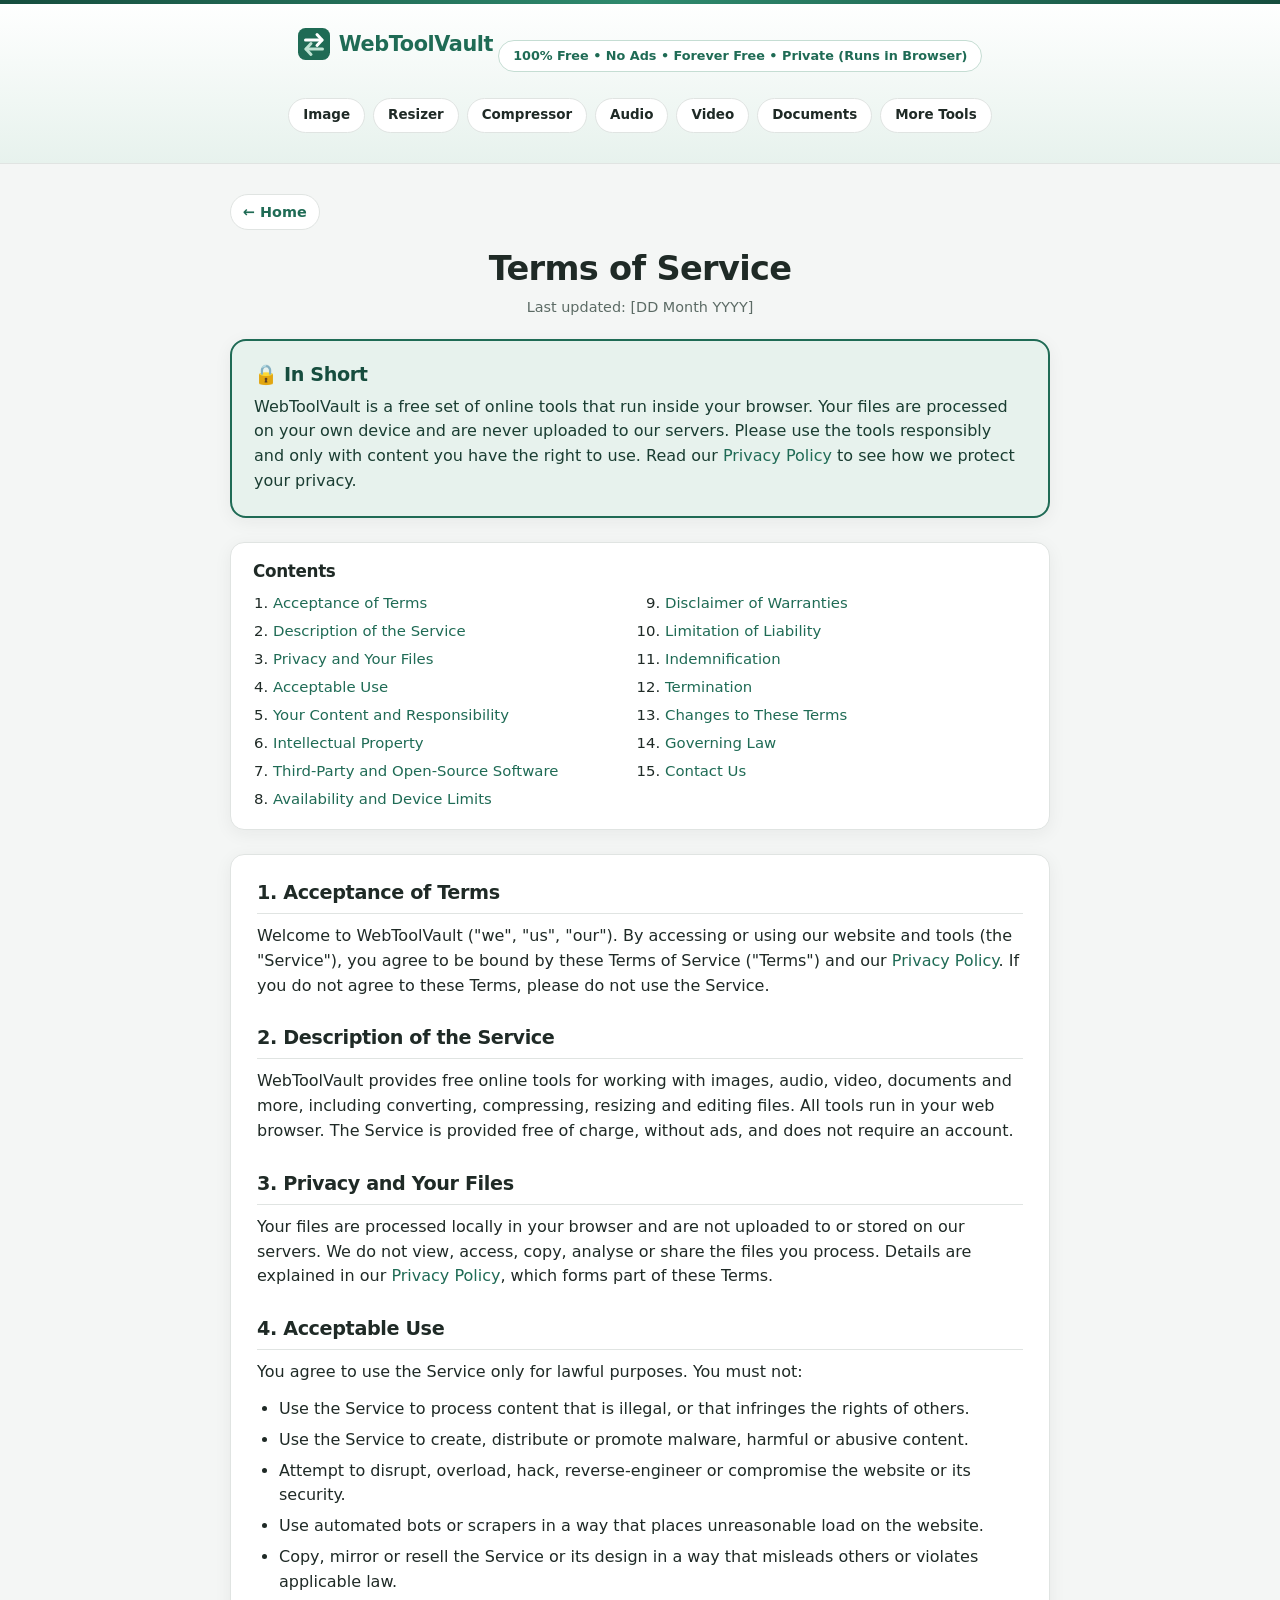
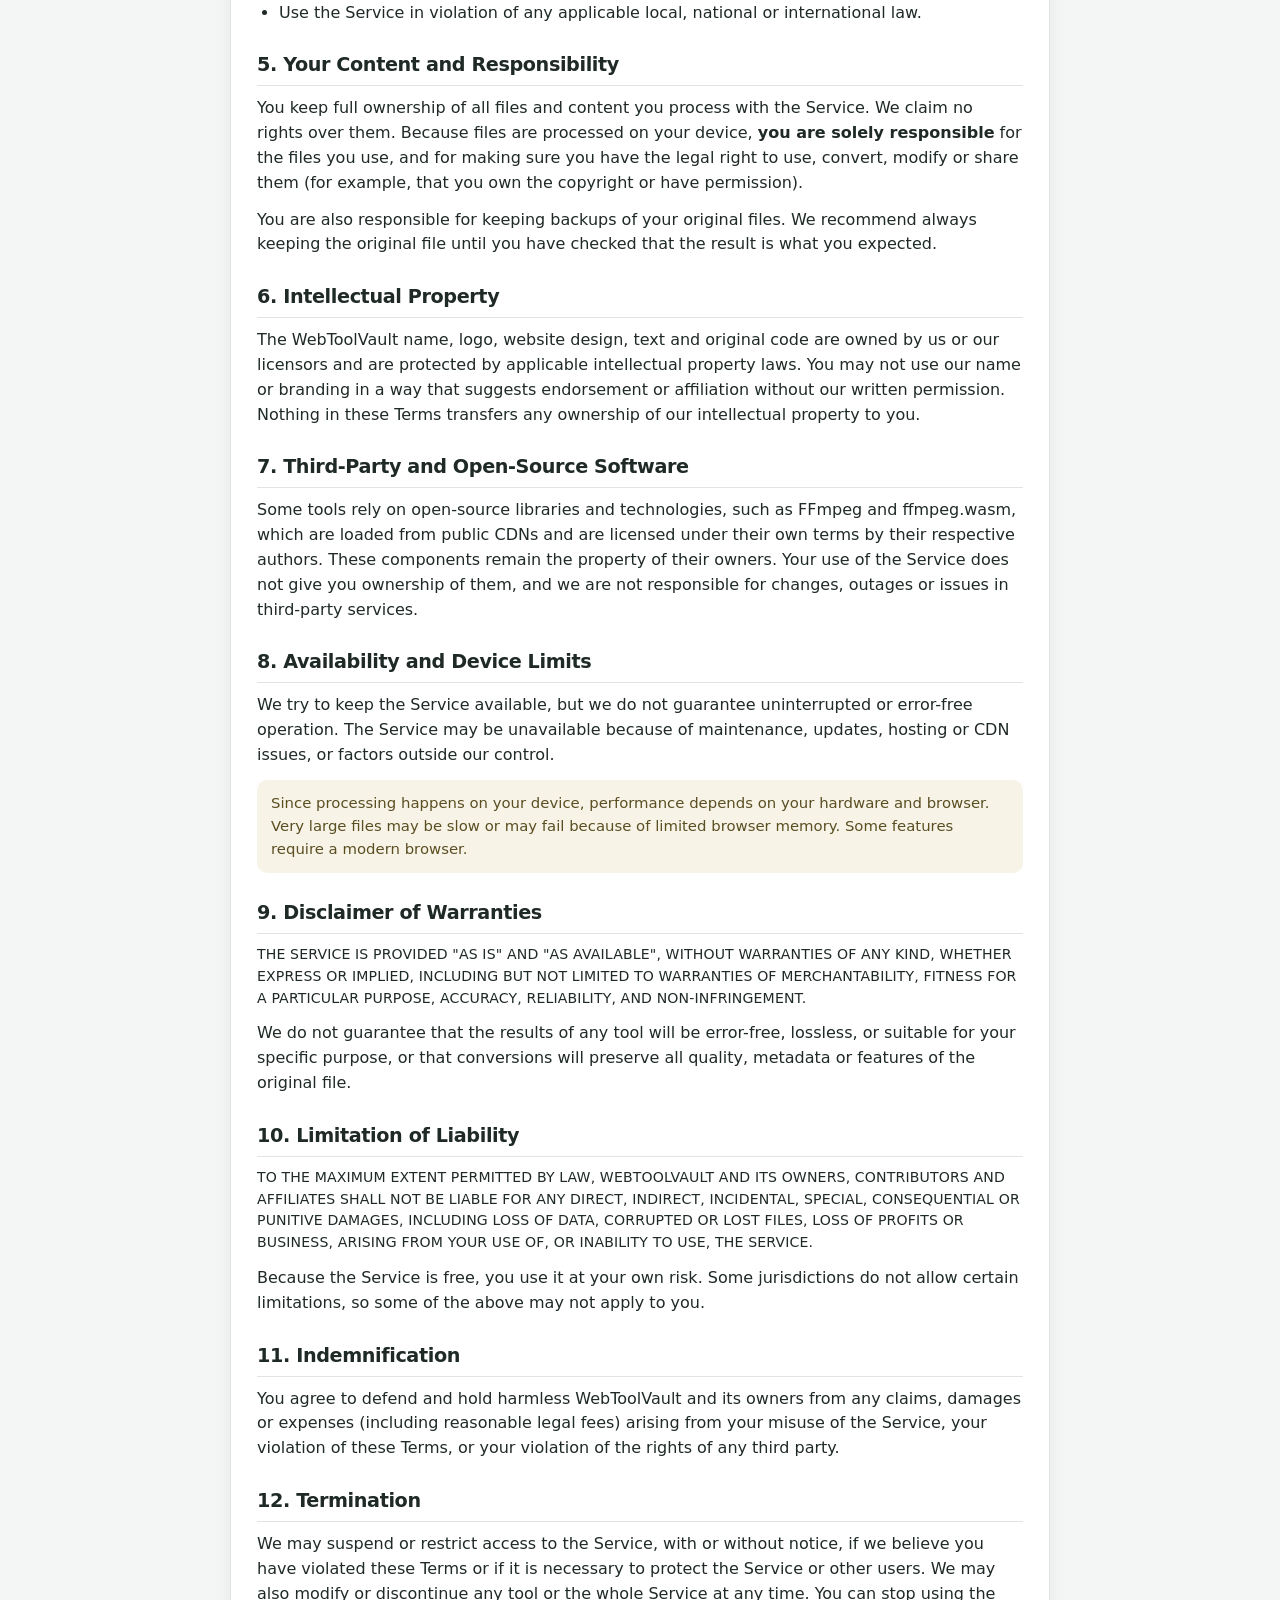
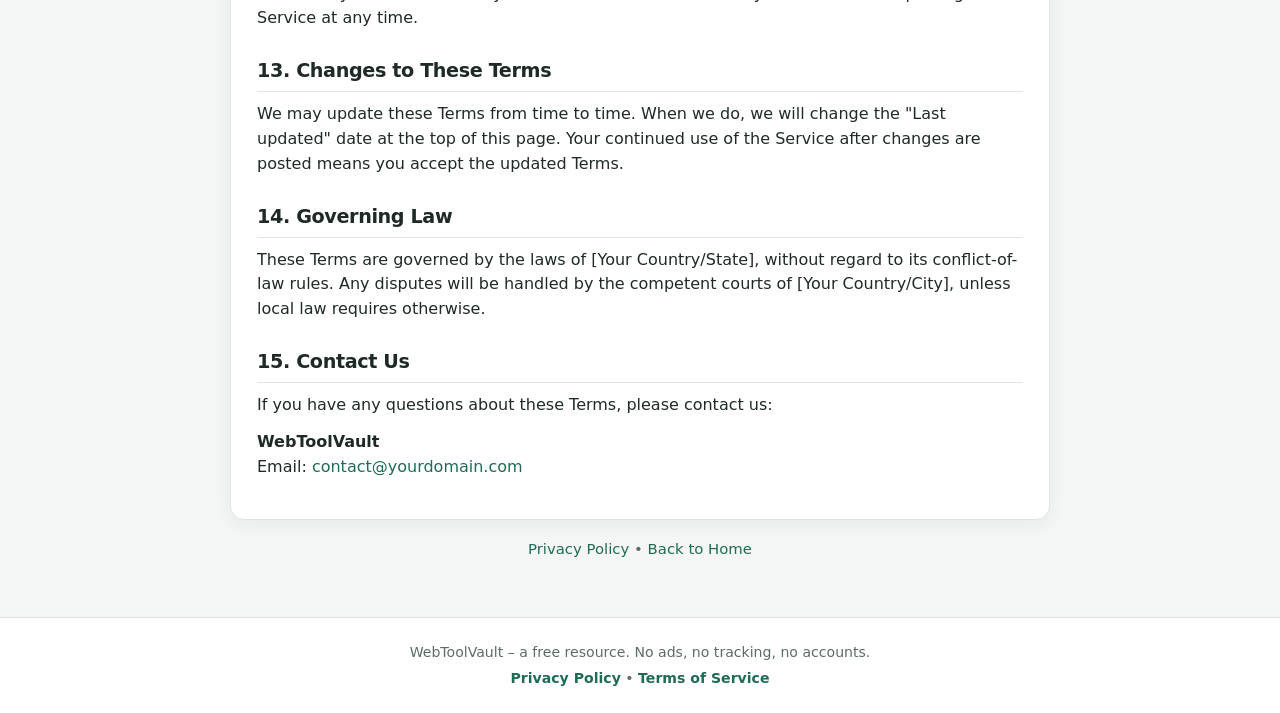
<file: terms.html>
<!DOCTYPE html>
<html lang="en">
<head>
  <meta charset="utf-8">
  <meta name="viewport" content="width=device-width, initial-scale=1">
  <meta name="color-scheme" content="light">
  <title>Terms of Service – WebToolVault</title>
<meta name="theme-color" content="#1f6b55">
<link rel="icon" href="favicon.svg" type="image/svg+xml">
  <meta name="description" content="WebToolVault Terms of Service. Free browser-based tools where your files never leave your device.">
  <link rel="stylesheet" href="css/style.css">
  <style>
    /* ===== Policy page styles ===== */
    .policy-wrap {
      max-width: 820px;
      margin: 0 auto;
    }
    .policy-hero {
      text-align: center;
      margin-bottom: 20px;
    }
    .policy-hero h1 {
      margin: 4px 0 6px;
      font-size: clamp(1.6rem, 4vw, 2.1rem);
    }
    .policy-hero .updated {
      color: var(--muted);
      font-size: 0.9rem;
    }
    .promise-box {
      background: var(--soft);
      border: 2px solid var(--ac);
      border-radius: 16px;
      padding: 22px;
      margin: 20px 0 24px;
      box-shadow: var(--shadow);
    }
    .promise-box h2 {
      margin: 0 0 8px;
      font-size: 1.2rem;
      color: var(--ac-dark);
      border: none;
      padding: 0;
    }
    .promise-box p {
      margin: 0;
      color: #1a3d32;
    }
    .toc {
      background: var(--card);
      border: 1px solid var(--line);
      border-radius: 14px;
      padding: 18px 22px;
      margin-bottom: 24px;
      box-shadow: var(--shadow);
    }
    .toc h2 {
      margin: 0 0 10px;
      font-size: 1.05rem;
      border: none;
      padding: 0;
    }
    .toc ol {
      margin: 0;
      padding-left: 20px;
      columns: 2;
      column-gap: 30px;
    }
    .toc li {
      margin-bottom: 5px;
      font-size: 0.93rem;
      break-inside: avoid;
    }
    .policy-card {
      background: var(--card);
      border: 1px solid var(--line);
      border-radius: 14px;
      padding: 26px 26px 12px;
      box-shadow: var(--shadow);
    }
    .policy-card section {
      margin-bottom: 28px;
      scroll-margin-top: 150px;
    }
    .policy-card h2 {
      font-size: 1.2rem;
      margin: 0 0 10px;
      padding-bottom: 8px;
      border-bottom: 1px solid var(--line);
      color: var(--text);
    }
    .policy-card p {
      margin: 0 0 12px;
    }
    .policy-card ul {
      margin: 0 0 12px;
      padding-left: 22px;
    }
    .policy-card li {
      margin-bottom: 6px;
    }
    .policy-note {
      background: var(--warn-bg);
      color: var(--warn-text);
      border-radius: 10px;
      padding: 12px 14px;
      font-size: 0.93rem;
      margin: 12px 0;
    }
    .policy-caps {
      text-transform: uppercase;
      font-size: 0.88rem;
      letter-spacing: 0.01em;
    }
    .policy-links {
      text-align: center;
      margin-top: 18px;
      font-size: 0.93rem;
      color: var(--muted);
    }
    @media (max-width: 600px) {
      .toc ol { columns: 1; }
      .policy-card { padding: 18px 16px 6px; }
    }
  </style>
<!-- SEO:START -->
<meta name="robots" content="index, follow, max-image-preview:large">
<link rel="canonical" href="https://yourdomain.com/terms.html">
<meta property="og:site_name" content="WebToolVault">
<meta property="og:locale" content="en_US">
<meta property="og:url" content="https://yourdomain.com/terms.html">
<meta property="og:image" content="https://yourdomain.com/og-image.png">
<meta property="og:image:width" content="1200">
<meta property="og:image:height" content="630">
<meta property="og:image:alt" content="WebToolVault - free online file converters">
<meta property="og:title" content="Terms of Service – WebToolVault">
<meta property="og:description" content="WebToolVault Terms of Service. Free browser-based tools where your files never leave your device.">
<meta property="og:type" content="website">
<meta name="twitter:card" content="summary_large_image">
<meta name="twitter:title" content="Terms of Service – WebToolVault">
<meta name="twitter:description" content="WebToolVault Terms of Service. Free browser-based tools where your files never leave your device.">
<meta name="twitter:image" content="https://yourdomain.com/og-image.png">
<link rel="apple-touch-icon" href="/apple-touch-icon.png">
<link rel="icon" type="image/png" sizes="32x32" href="/icons/icon-32.png">
<link rel="icon" type="image/png" sizes="16x16" href="/icons/icon-16.png">
<link rel="manifest" href="/site.webmanifest">
<script type="application/ld+json">{"@context": "https://schema.org", "@type": "BreadcrumbList", "itemListElement": [{"@type": "ListItem", "position": 1, "name": "Home", "item": "https://yourdomain.com/"}, {"@type": "ListItem", "position": 2, "name": "Terms of Service", "item": "https://yourdomain.com/terms.html"}]}</script>
<!-- SEO:END -->
</head>
<body>
  <header class="site-header">
    <a class="brand" href="index.html">WebToolVault</a>
    <div class="badge">100% Free • No Ads • Forever Free • Private (Runs in Browser)</div>
    <nav class="cat-nav">
      <a href="image.html">Image</a>
      <a href="resizer.html">Resizer</a>
      <a href="compressor.html">Compressor</a>
      <a href="audio.html">Audio</a>
      <a href="video.html">Video</a>
      <a href="documents.html">Documents</a>
      <a href="more.html">More Tools</a>
    </nav>
  </header>

  <main>
    <div class="policy-wrap">
      <a class="back" href="index.html">← Home</a>

      <div class="policy-hero">
        <h1>Terms of Service</h1>
        <div class="updated">Last updated: [DD Month YYYY]</div>
      </div>

      <div class="promise-box">
        <h2>🔒 In Short</h2>
        <p>
          WebToolVault is a free set of online tools that run inside your browser. Your files are processed on
          your own device and are never uploaded to our servers. Please use the tools responsibly and only with
          content you have the right to use. Read our <a href="privacy.html">Privacy Policy</a> to see how we protect your privacy.
        </p>
      </div>

      <div class="toc">
        <h2>Contents</h2>
        <ol>
          <li><a href="#acceptance">Acceptance of Terms</a></li>
          <li><a href="#service">Description of the Service</a></li>
          <li><a href="#privacy">Privacy and Your Files</a></li>
          <li><a href="#use">Acceptable Use</a></li>
          <li><a href="#content">Your Content and Responsibility</a></li>
          <li><a href="#ip">Intellectual Property</a></li>
          <li><a href="#opensource">Third-Party and Open-Source Software</a></li>
          <li><a href="#availability">Availability and Device Limits</a></li>
          <li><a href="#warranty">Disclaimer of Warranties</a></li>
          <li><a href="#liability">Limitation of Liability</a></li>
          <li><a href="#indemnity">Indemnification</a></li>
          <li><a href="#termination">Termination</a></li>
          <li><a href="#changes">Changes to These Terms</a></li>
          <li><a href="#law">Governing Law</a></li>
          <li><a href="#contact">Contact Us</a></li>
        </ol>
      </div>

      <div class="policy-card">

        <section id="acceptance">
          <h2>1. Acceptance of Terms</h2>
          <p>
            Welcome to WebToolVault ("we", "us", "our"). By accessing or using our website and tools
            (the "Service"), you agree to be bound by these Terms of Service ("Terms") and our
            <a href="privacy.html">Privacy Policy</a>. If you do not agree to these Terms, please do not use the Service.
          </p>
        </section>

        <section id="service">
          <h2>2. Description of the Service</h2>
          <p>
            WebToolVault provides free online tools for working with images, audio, video, documents and more,
            including converting, compressing, resizing and editing files. All tools run in your web browser.
            The Service is provided free of charge, without ads, and does not require an account.
          </p>
        </section>

        <section id="privacy">
          <h2>3. Privacy and Your Files</h2>
          <p>
            Your files are processed locally in your browser and are not uploaded to or stored on our servers.
            We do not view, access, copy, analyse or share the files you process.
            Details are explained in our <a href="privacy.html">Privacy Policy</a>, which forms part of these Terms.
          </p>
        </section>

        <section id="use">
          <h2>4. Acceptable Use</h2>
          <p>You agree to use the Service only for lawful purposes. You must not:</p>
          <ul>
            <li>Use the Service to process content that is illegal, or that infringes the rights of others.</li>
            <li>Use the Service to create, distribute or promote malware, harmful or abusive content.</li>
            <li>Attempt to disrupt, overload, hack, reverse-engineer or compromise the website or its security.</li>
            <li>Use automated bots or scrapers in a way that places unreasonable load on the website.</li>
            <li>Copy, mirror or resell the Service or its design in a way that misleads others or violates applicable law.</li>
            <li>Use the Service in violation of any applicable local, national or international law.</li>
          </ul>
        </section>

        <section id="content">
          <h2>5. Your Content and Responsibility</h2>
          <p>
            You keep full ownership of all files and content you process with the Service. We claim no rights over them.
            Because files are processed on your device, <strong>you are solely responsible</strong> for the files you use,
            and for making sure you have the legal right to use, convert, modify or share them (for example, that you own the copyright or have permission).
          </p>
          <p>
            You are also responsible for keeping backups of your original files. We recommend always keeping the original
            file until you have checked that the result is what you expected.
          </p>
        </section>

        <section id="ip">
          <h2>6. Intellectual Property</h2>
          <p>
            The WebToolVault name, logo, website design, text and original code are owned by us or our licensors and are
            protected by applicable intellectual property laws. You may not use our name or branding in a way that suggests
            endorsement or affiliation without our written permission. Nothing in these Terms transfers any
            ownership of our intellectual property to you.
          </p>
        </section>

        <section id="opensource">
          <h2>7. Third-Party and Open-Source Software</h2>
          <p>
            Some tools rely on open-source libraries and technologies, such as FFmpeg and ffmpeg.wasm, which are loaded from
            public CDNs and are licensed under their own terms by their respective authors. These components remain the
            property of their owners. Your use of the Service does not give you ownership of them, and we are not responsible for
            changes, outages or issues in third-party services.
          </p>
        </section>

        <section id="availability">
          <h2>8. Availability and Device Limits</h2>
          <p>
            We try to keep the Service available, but we do not guarantee uninterrupted or error-free operation.
            The Service may be unavailable because of maintenance, updates, hosting or CDN issues, or factors outside our control.
          </p>
          <div class="policy-note">
            Since processing happens on your device, performance depends on your hardware and browser.
            Very large files may be slow or may fail because of limited browser memory. Some features require a modern browser.
          </div>
        </section>

        <section id="warranty">
          <h2>9. Disclaimer of Warranties</h2>
          <p class="policy-caps">
            The Service is provided "as is" and "as available", without warranties of any kind, whether express or implied,
            including but not limited to warranties of merchantability, fitness for a particular purpose, accuracy,
            reliability, and non-infringement.
          </p>
          <p>
            We do not guarantee that the results of any tool will be error-free, lossless, or suitable for your specific purpose,
            or that conversions will preserve all quality, metadata or features of the original file.
          </p>
        </section>

        <section id="liability">
          <h2>10. Limitation of Liability</h2>
          <p class="policy-caps">
            To the maximum extent permitted by law, WebToolVault and its owners, contributors and affiliates shall not be liable
            for any direct, indirect, incidental, special, consequential or punitive damages, including loss of data,
            corrupted or lost files, loss of profits or business, arising from your use of, or inability to use, the Service.
          </p>
          <p>
            Because the Service is free, you use it at your own risk. Some jurisdictions do not allow certain limitations,
            so some of the above may not apply to you.
          </p>
        </section>

        <section id="indemnity">
          <h2>11. Indemnification</h2>
          <p>
            You agree to defend and hold harmless WebToolVault and its owners from any claims, damages or expenses
            (including reasonable legal fees) arising from your misuse of the Service, your violation of these Terms,
            or your violation of the rights of any third party.
          </p>
        </section>

        <section id="termination">
          <h2>12. Termination</h2>
          <p>
            We may suspend or restrict access to the Service, with or without notice, if we believe you have violated these Terms
            or if it is necessary to protect the Service or other users. We may also modify or discontinue any tool or the
            whole Service at any time. You can stop using the Service at any time.
          </p>
        </section>

        <section id="changes">
          <h2>13. Changes to These Terms</h2>
          <p>
            We may update these Terms from time to time. When we do, we will change the "Last updated" date at the top of this page.
            Your continued use of the Service after changes are posted means you accept the updated Terms.
          </p>
        </section>

        <section id="law">
          <h2>14. Governing Law</h2>
          <p>
            These Terms are governed by the laws of [Your Country/State], without regard to its conflict-of-law rules.
            Any disputes will be handled by the competent courts of [Your Country/City], unless local law requires otherwise.
          </p>
        </section>

        <section id="contact">
          <h2>15. Contact Us</h2>
          <p>If you have any questions about these Terms, please contact us:</p>
          <p>
            <strong>WebToolVault</strong><br>
            Email: <a href="mailto:contact@yourdomain.com">contact@yourdomain.com</a>
          </p>
        </section>

      </div>

      <div class="policy-links">
        <a href="privacy.html">Privacy Policy</a> • <a href="index.html">Back to Home</a>
      </div>
    </div>
  </main>

  <footer class="site-footer">
    WebToolVault – a free resource. No ads, no tracking, no accounts.
    <br>
    <a href="privacy.html">Privacy Policy</a> • <a href="terms.html">Terms of Service</a>
  </footer>
</body>
</html>
</file>
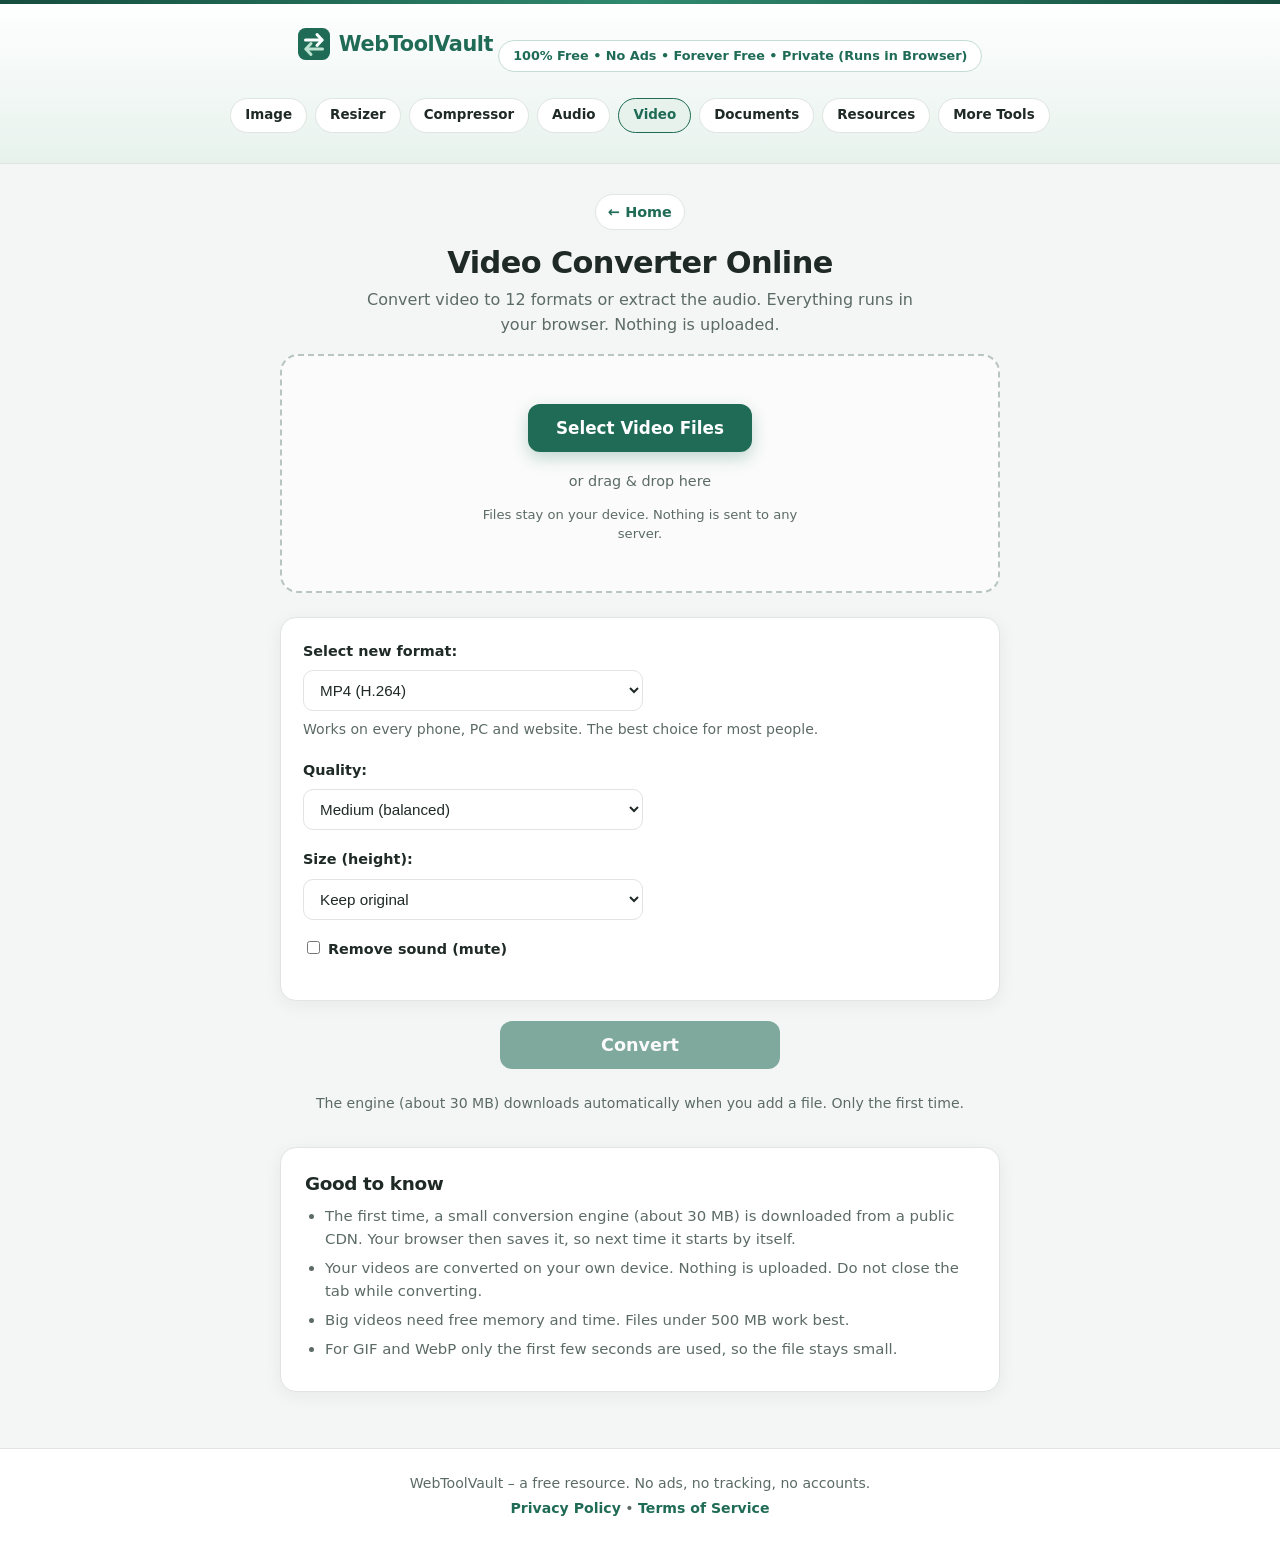
<file: video.html>
<!DOCTYPE html>
<html lang="en">
<head>
  <meta charset="utf-8">
  <meta name="viewport" content="width=device-width, initial-scale=1">
  <meta name="color-scheme" content="light">
  <title>Video Converter – WebToolVault</title>
  <meta name="description" content="Convert video to MP4, WebM, MKV, MOV, AVI, GIF and more. Or extract the audio. Free, private, runs in your browser.">
  <meta name="theme-color" content="#1f6b55">
  <link rel="icon" href="favicon.svg" type="image/svg+xml">
  <link rel="stylesheet" href="css/style.css">
<!-- SEO:START -->
<meta name="robots" content="index, follow, max-image-preview:large">
<link rel="canonical" href="https://yourdomain.com/video.html">
<meta property="og:site_name" content="WebToolVault">
<meta property="og:locale" content="en_US">
<meta property="og:url" content="https://yourdomain.com/video.html">
<meta property="og:image" content="https://yourdomain.com/og-image.png">
<meta property="og:image:width" content="1200">
<meta property="og:image:height" content="630">
<meta property="og:image:alt" content="WebToolVault - free online file converters">
<meta property="og:title" content="Video Converter – WebToolVault">
<meta property="og:description" content="Convert video to MP4, WebM, MKV, MOV, AVI, GIF and more. Or extract the audio. Free, private, runs in your browser.">
<meta property="og:type" content="website">
<meta name="twitter:card" content="summary_large_image">
<meta name="twitter:title" content="Video Converter – WebToolVault">
<meta name="twitter:description" content="Convert video to MP4, WebM, MKV, MOV, AVI, GIF and more. Or extract the audio. Free, private, runs in your browser.">
<meta name="twitter:image" content="https://yourdomain.com/og-image.png">
<link rel="apple-touch-icon" href="/apple-touch-icon.png">
<link rel="icon" type="image/png" sizes="32x32" href="/icons/icon-32.png">
<link rel="icon" type="image/png" sizes="16x16" href="/icons/icon-16.png">
<link rel="manifest" href="/site.webmanifest">
<script type="application/ld+json">{"@context": "https://schema.org", "@type": "BreadcrumbList", "itemListElement": [{"@type": "ListItem", "position": 1, "name": "Home", "item": "https://yourdomain.com/"}, {"@type": "ListItem", "position": 2, "name": "Video Converter", "item": "https://yourdomain.com/video.html"}]}</script>
<!-- SEO:END -->
</head>
<body>
  <header class="site-header">
    <a class="brand" href="index.html">WebToolVault</a>
    <div class="badge">100% Free • No Ads • Forever Free • Private (Runs in Browser)</div>
    <nav class="cat-nav">
      <a href="image.html">Image</a>
      <a href="resizer.html">Resizer</a>
      <a href="compressor.html">Compressor</a>
      <a href="audio.html">Audio</a>
      <a href="video.html" class="active">Video</a>
      <a href="documents.html">Documents</a>
      <a href="resources.html">Resources</a>
      <a href="more.html">More Tools</a>
    </nav>
  </header>
  <main>
    <section class="cat-hero">
      <a class="back" href="index.html">← Home</a>
      <h1>Video Converter Online</h1>
      <p class="sub">Convert video to 12 formats or extract the audio. Everything runs in your browser. Nothing is uploaded.</p>
    </section>
    <div class="converter-wrap" id="videoApp"></div>
  </main>
  <footer class="site-footer">
    <div>WebToolVault – a free resource. No ads, no tracking, no accounts.</div>
    <div><a href="privacy.html">Privacy Policy</a> • <a href="terms.html">Terms of Service</a></div>
  </footer>
  <script src="js/app.js"></script>
  <script>buildVideoConverter("#videoApp");</script>
</body>
</html>
</file>
<file: css/style.css>
:root {
  color-scheme: light;
  --bg: #f4f6f5;
  --card: #ffffff;
  --line: #e0e4e2;
  --text: #1f2a26;
  --muted: #5c6b65;
  --ac: #1f6b55;
  --ac-dark: #164d3e;
  --ac-light: #2f8a6e;
  --soft: #e7f2ed;
  --warn-bg: #f7f3e6;
  --warn-text: #5a4e22;
  --err-bg: #f8ebe9;
  --err-text: #7a2b22;
  --radius: 12px;
  --shadow: 0 4px 18px rgba(31, 42, 38, 0.06);
  --shadow-lg: 0 10px 28px rgba(31, 107, 85, 0.14);
  --ring: 0 0 0 4px rgba(31, 107, 85, 0.16);
}

* {
  box-sizing: border-box;
}

html {
  -webkit-text-size-adjust: 100%;
}

body {
  margin: 0;
  font-family: "Segoe UI", system-ui, -apple-system, Helvetica, Arial, sans-serif;
  background: var(--bg);
  color: var(--text);
  line-height: 1.55;
  min-height: 100vh;
  display: flex;
  flex-direction: column;
  -webkit-font-smoothing: antialiased;
}

::selection {
  background: var(--soft);
  color: var(--ac-dark);
}

h1, h2, h3 {
  font-weight: 700;
  letter-spacing: -0.02em;
  line-height: 1.25;
}

a {
  color: var(--ac);
  text-decoration: none;
}

a:hover {
  text-decoration: underline;
}

/* Visible keyboard focus everywhere */
a:focus-visible,
button:focus-visible,
select:focus-visible,
input:focus-visible,
textarea:focus-visible,
summary:focus-visible,
.drop-zone:focus-visible,
.drop:focus-visible {
  outline: 3px solid var(--ac);
  outline-offset: 3px;
}

/* ===== Header ===== */
.site-header {
  background: linear-gradient(180deg, #ffffff 0%, var(--soft) 100%);
  border-bottom: 1px solid var(--line);
  padding: 28px 20px 30px;
  text-align: center;
  position: relative;
}

/* thin brand-colour line at the very top of every page */
.site-header::before {
  content: "";
  position: absolute;
  left: 0;
  right: 0;
  top: 0;
  height: 4px;
  background: linear-gradient(90deg, var(--ac-dark), var(--ac-light), var(--ac-dark));
}

.brand {
  font-size: 1.3rem;
  font-weight: 800;
  letter-spacing: -0.02em;
  color: var(--ac);
  text-decoration: none;
  display: inline-flex;
  align-items: center;
  gap: 9px;
  margin-bottom: 8px;
}

/* small logo mark in front of the brand name (same artwork as favicon.svg) */
.brand::before {
  content: "";
  width: 1.55em;
  height: 1.55em;
  flex-shrink: 0;
  background: url("data:image/svg+xml,%3Csvg xmlns='http://www.w3.org/2000/svg' viewBox='0 0 64 64'%3E%3Crect width='64' height='64' rx='15' fill='%231f6b55'/%3E%3Cg fill='none' stroke-linecap='round' stroke-linejoin='round' stroke-width='6'%3E%3Cpath d='M15 24h33' stroke='%23ffffff'/%3E%3Cpath d='M38 13l10 11-10 11' stroke='%23ffffff'/%3E%3Cpath d='M49 42H16' stroke='%23bfe3d3'/%3E%3Cpath d='M26 31l-10 11 10 11' stroke='%23bfe3d3'/%3E%3C/g%3E%3C/svg%3E") center / contain no-repeat;
}

.brand:hover {
  text-decoration: none;
  opacity: 0.92;
}

.badge {
  display: inline-block;
  background: #fff;
  color: var(--ac);
  border: 1px solid #c5ddd3;
  border-radius: 999px;
  padding: 5px 14px;
  font-size: 0.8rem;
  font-weight: 600;
  margin-bottom: 12px;
}

.site-header h1 {
  font-size: clamp(1.55rem, 4.2vw, 2.25rem);
  margin: 8px 0 8px;
}

.sub {
  color: var(--muted);
  margin: 0 auto 16px;
  max-width: 580px;
  font-size: 1rem;
}

/* ===== Search ===== */
.search-wrap {
  max-width: 640px;
  margin: 0 auto;
}

#q {
  width: 100%;
  font-size: 1.05rem;
  padding: 14px 18px;
  border: 2px solid var(--line);
  border-radius: 12px;
  background: #fff;
  color: var(--text);
  box-shadow: var(--shadow);
  transition: border-color 0.15s, box-shadow 0.15s;
}

#q::placeholder {
  color: #8a9892;
}

#q:focus {
  outline: none;
  border-color: var(--ac);
  box-shadow: var(--ring);
}

/* ===== Nav pills ===== */
.cat-nav {
  display: flex;
  gap: 8px;
  justify-content: center;
  flex-wrap: wrap;
  margin-top: 14px;
}

.cat-nav a {
  font-size: 0.84rem;
  color: var(--text);
  text-decoration: none;
  padding: 6px 14px;
  border: 1px solid var(--line);
  border-radius: 999px;
  background: #fff;
  font-weight: 600;
  transition: background 0.15s, border-color 0.15s, color 0.15s;
}

.cat-nav a:hover,
.cat-nav a.active {
  border-color: var(--ac);
  color: var(--ac);
  background: var(--soft);
  text-decoration: none;
}

/* ===== Main ===== */
main {
  flex: 1;
  max-width: 1080px;
  width: 100%;
  margin: 0 auto;
  padding: 26px 16px 56px;
}

/* ===== Category sections ===== */
.section {
  margin-top: 30px;
}

.section h2 {
  font-size: 1.3rem;
  margin: 0 0 16px;
  padding-bottom: 10px;
  border-bottom: 1px solid var(--line);
  position: relative;
}

/* short green underline under each section heading */
.section h2::after {
  content: "";
  position: absolute;
  left: 0;
  bottom: -1px;
  width: 56px;
  height: 3px;
  border-radius: 3px;
  background: var(--ac);
}

.section h3 {
  font-size: 0.95rem;
  color: var(--muted);
  margin: 18px 0 10px;
  font-weight: 600;
}

/* ===== Cards ===== */
.grid {
  display: grid;
  grid-template-columns: repeat(auto-fill, minmax(190px, 1fr));
  gap: 12px;
}

.card {
  background: var(--card);
  border: 1px solid var(--line);
  border-radius: var(--radius);
  padding: 14px 16px;
  text-decoration: none;
  color: var(--text);
  display: block;
  transition: border-color 0.15s, background 0.15s, box-shadow 0.15s, transform 0.15s;
  box-shadow: var(--shadow);
}

.card:hover {
  border-color: var(--ac);
  background: #fbfefc;
  text-decoration: none;
  box-shadow: var(--shadow-lg);
  transform: translateY(-2px);
}

.card b {
  display: block;
  font-size: 0.95rem;
  margin-bottom: 3px;
}

.card small {
  color: var(--muted);
  font-size: 0.78rem;
}

.soon {
  font-size: 0.68rem;
  background: #f0efe8;
  color: var(--muted);
  border-radius: 4px;
  padding: 2px 6px;
  margin-left: 5px;
  font-weight: 600;
  vertical-align: middle;
}

/* ===== Back link ===== */
.back {
  display: inline-flex;
  align-items: center;
  gap: 4px;
  margin: 4px 0 14px;
  padding: 6px 12px;
  border: 1px solid var(--line);
  border-radius: 999px;
  background: #fff;
  color: var(--ac);
  font-size: 0.9rem;
  font-weight: 600;
  transition: background 0.15s, border-color 0.15s;
}

.back:hover {
  text-decoration: none;
  background: var(--soft);
  border-color: var(--ac);
}

/* ===== Converter box ===== */
.box {
  background: var(--card);
  border: 1px solid var(--line);
  border-radius: 16px;
  padding: 24px;
  margin-top: 12px;
  box-shadow: var(--shadow);
}

.drop {
  display: block;
  border: 2px dashed #b9c5bf;
  border-radius: 14px;
  padding: 38px 16px;
  text-align: center;
  background: #fafbfa;
  cursor: pointer;
  transition: border-color 0.15s, background 0.15s;
}

.drop:hover,
.drop.over {
  border-color: var(--ac);
  background: var(--soft);
}

.drop b {
  display: block;
  margin-bottom: 4px;
}

.drop small {
  display: block;
  color: var(--muted);
  font-size: 0.88rem;
}

textarea {
  width: 100%;
  min-height: 160px;
  padding: 12px 14px;
  border: 1px solid var(--line);
  border-radius: 10px;
  font-size: 0.95rem;
  resize: vertical;
  color: var(--text);
  background: #fff;
  font-family: inherit;
  transition: border-color 0.15s, box-shadow 0.15s;
}

textarea:focus {
  outline: none;
  border-color: var(--ac);
  box-shadow: var(--ring);
}

/* ===== Buttons ===== */
.btn,
button {
  font-size: 0.94rem;
  font-weight: 600;
  padding: 10px 18px;
  border-radius: 10px;
  border: 1px solid var(--ac);
  background: var(--ac);
  color: #fff;
  cursor: pointer;
  text-decoration: none;
  display: inline-block;
  transition: background 0.15s, box-shadow 0.15s, transform 0.1s;
  font-family: inherit;
}

.btn:hover,
button:hover {
  background: var(--ac-dark);
  text-decoration: none;
}

.btn:active,
button:active {
  transform: translateY(1px);
}

button:disabled {
  opacity: 0.55;
  cursor: not-allowed;
}

.btn.alt,
button.alt {
  background: #fff !important;
  color: var(--ac) !important;
}

.btn.alt:hover,
button.alt:hover {
  background: var(--soft) !important;
}

.row {
  display: flex;
  gap: 10px;
  margin-top: 14px;
  flex-wrap: wrap;
  align-items: center;
}

/* ===== Messages ===== */
.msg {
  margin-top: 14px;
  padding: 12px 14px;
  border-radius: 10px;
  border-left: 4px solid var(--ac);
  background: var(--soft);
  color: #1a3d32;
  font-size: 0.93rem;
}

.msg.err {
  background: var(--err-bg);
  color: var(--err-text);
  border-left-color: #c0392b;
}

.msg.warn {
  background: var(--warn-bg);
  color: var(--warn-text);
  border-left-color: #b8962e;
}

label.l {
  font-weight: 600;
  font-size: 0.9rem;
  display: block;
  margin-bottom: 6px;
}

img.pv {
  max-width: 100%;
  max-height: 280px;
  margin-top: 14px;
  border: 1px solid var(--line);
  border-radius: 10px;
  display: block;
}

#empty {
  display: none;
  text-align: center;
  color: var(--muted);
  padding: 40px 16px;
  font-size: 1.05rem;
}

/* ===== Category hero on category pages ===== */
.cat-hero {
  text-align: center;
  margin-bottom: 10px;
}

.cat-hero h1 {
  margin: 0 0 6px;
  font-size: clamp(1.4rem, 3.5vw, 1.9rem);
}

/* ===== Footer ===== */
.site-footer {
  border-top: 1px solid var(--line);
  background: var(--card);
  text-align: center;
  padding: 22px 16px;
  color: var(--muted);
  font-size: 0.88rem;
  line-height: 1.8;
}

.site-footer a {
  font-weight: 600;
}

/* ===== Modern converter UI ===== */
.converter-wrap {
  max-width: 720px;
  margin: 0 auto;
}

.drop-zone {
  border: 2px dashed #b9c5bf;
  border-radius: 18px;
  padding: 48px 24px;
  text-align: center;
  background: #fafbfa;
  cursor: pointer;
  transition: border-color 0.15s, background 0.15s, box-shadow 0.15s;
  margin-bottom: 24px;
}

.drop-zone:hover,
.drop-zone.over {
  border-color: var(--ac);
  background: var(--soft);
  box-shadow: var(--shadow-lg);
}

.drop-zone .big-btn {
  display: inline-block;
  background: var(--ac);
  color: #fff;
  font-weight: 600;
  padding: 14px 28px;
  border-radius: 12px;
  font-size: 1.05rem;
  margin-bottom: 10px;
  border: none;
  cursor: pointer;
  box-shadow: 0 6px 16px rgba(31, 107, 85, 0.25);
}

.drop-zone .big-btn:hover {
  background: var(--ac-dark);
}

.drop-zone .hint {
  color: var(--muted);
  font-size: 0.9rem;
  margin-top: 8px;
}

.drop-zone .privacy {
  color: var(--muted);
  font-size: 0.82rem;
  margin-top: 14px;
  max-width: 360px;
  margin-left: auto;
  margin-right: auto;
  line-height: 1.4;
}

.file-list {
  margin: 16px 0;
  text-align: left;
}

.file-list .item {
  background: #fff;
  border: 1px solid var(--line);
  border-radius: 12px;
  padding: 10px 14px;
  margin-bottom: 8px;
  display: flex;
  align-items: center;
  gap: 12px;
  font-size: 0.92rem;
  box-shadow: var(--shadow);
}

.file-list .item img {
  width: 48px;
  height: 48px;
  object-fit: cover;
  border-radius: 8px;
  border: 1px solid var(--line);
}

.file-list .item .name {
  flex: 1;
  overflow: hidden;
  text-overflow: ellipsis;
  white-space: nowrap;
}

.file-list .item .rm {
  background: none;
  border: none;
  color: #c0392b;
  cursor: pointer;
  font-size: 1.1rem;
  padding: 4px 8px;
  border-radius: 8px;
}

.file-list .item .rm:hover {
  background: var(--err-bg);
}

.options-box {
  background: #fff;
  border: 1px solid var(--line);
  border-radius: 16px;
  padding: 22px;
  margin-bottom: 20px;
  box-shadow: var(--shadow);
}

.options-box label {
  font-weight: 600;
  font-size: 0.9rem;
  display: block;
  margin-bottom: 8px;
}

.options-box select,
.options-box input[type="number"] {
  width: 100%;
  max-width: 220px;
  padding: 10px 12px;
  border: 1px solid var(--line);
  border-radius: 10px;
  font-size: 0.95rem;
  background: #fff;
  color: var(--text);
  transition: border-color 0.15s, box-shadow 0.15s;
}

.options-box select:focus,
.options-box input:focus {
  outline: none;
  border-color: var(--ac);
  box-shadow: var(--ring);
}

.options-box input[type="range"] {
  width: 100%;
  max-width: 320px;
  accent-color: var(--ac);
}

.radio-row {
  display: flex;
  flex-wrap: wrap;
  gap: 16px;
  margin-top: 6px;
}

.radio-row label {
  font-weight: 500;
  display: flex;
  align-items: center;
  gap: 6px;
  cursor: pointer;
  margin: 0;
}

.radio-row input {
  accent-color: var(--ac);
}

.convert-btn {
  display: block;
  width: 100%;
  max-width: 280px;
  margin: 0 auto;
  background: var(--ac);
  color: #fff;
  font-weight: 700;
  font-size: 1.1rem;
  padding: 14px 24px;
  border: none;
  border-radius: 12px;
  cursor: pointer;
  box-shadow: 0 6px 16px rgba(31, 107, 85, 0.25);
  transition: background 0.15s, box-shadow 0.15s, transform 0.1s;
}

.convert-btn:hover {
  background: var(--ac-dark);
}

.convert-btn:disabled {
  opacity: 0.55;
  cursor: not-allowed;
  box-shadow: none;
}

.result-area {
  margin-top: 24px;
  text-align: center;
}

.result-area .msg {
  margin-bottom: 14px;
  text-align: left;
}

progress {
  accent-color: var(--ac);
  max-width: 100%;
}

.more-grid {
  display: grid;
  grid-template-columns: repeat(auto-fill, minmax(200px, 1fr));
  gap: 14px;
  margin-top: 12px;
}

/* ===== Responsive ===== */
@media (max-width: 520px) {
  .site-header {
    padding: 22px 14px 24px;
  }
  .grid {
    grid-template-columns: 1fr 1fr;
  }
  .box,
  .options-box {
    padding: 16px;
  }
  .drop {
    padding: 28px 12px;
  }
  .drop-zone {
    padding: 34px 14px;
  }
}

/* ===== Respect reduced motion ===== */
@media (prefers-reduced-motion: reduce) {
  * {
    transition: none !important;
    animation: none !important;
  }
  .card:hover {
    transform: none;
  }
}
</file>
